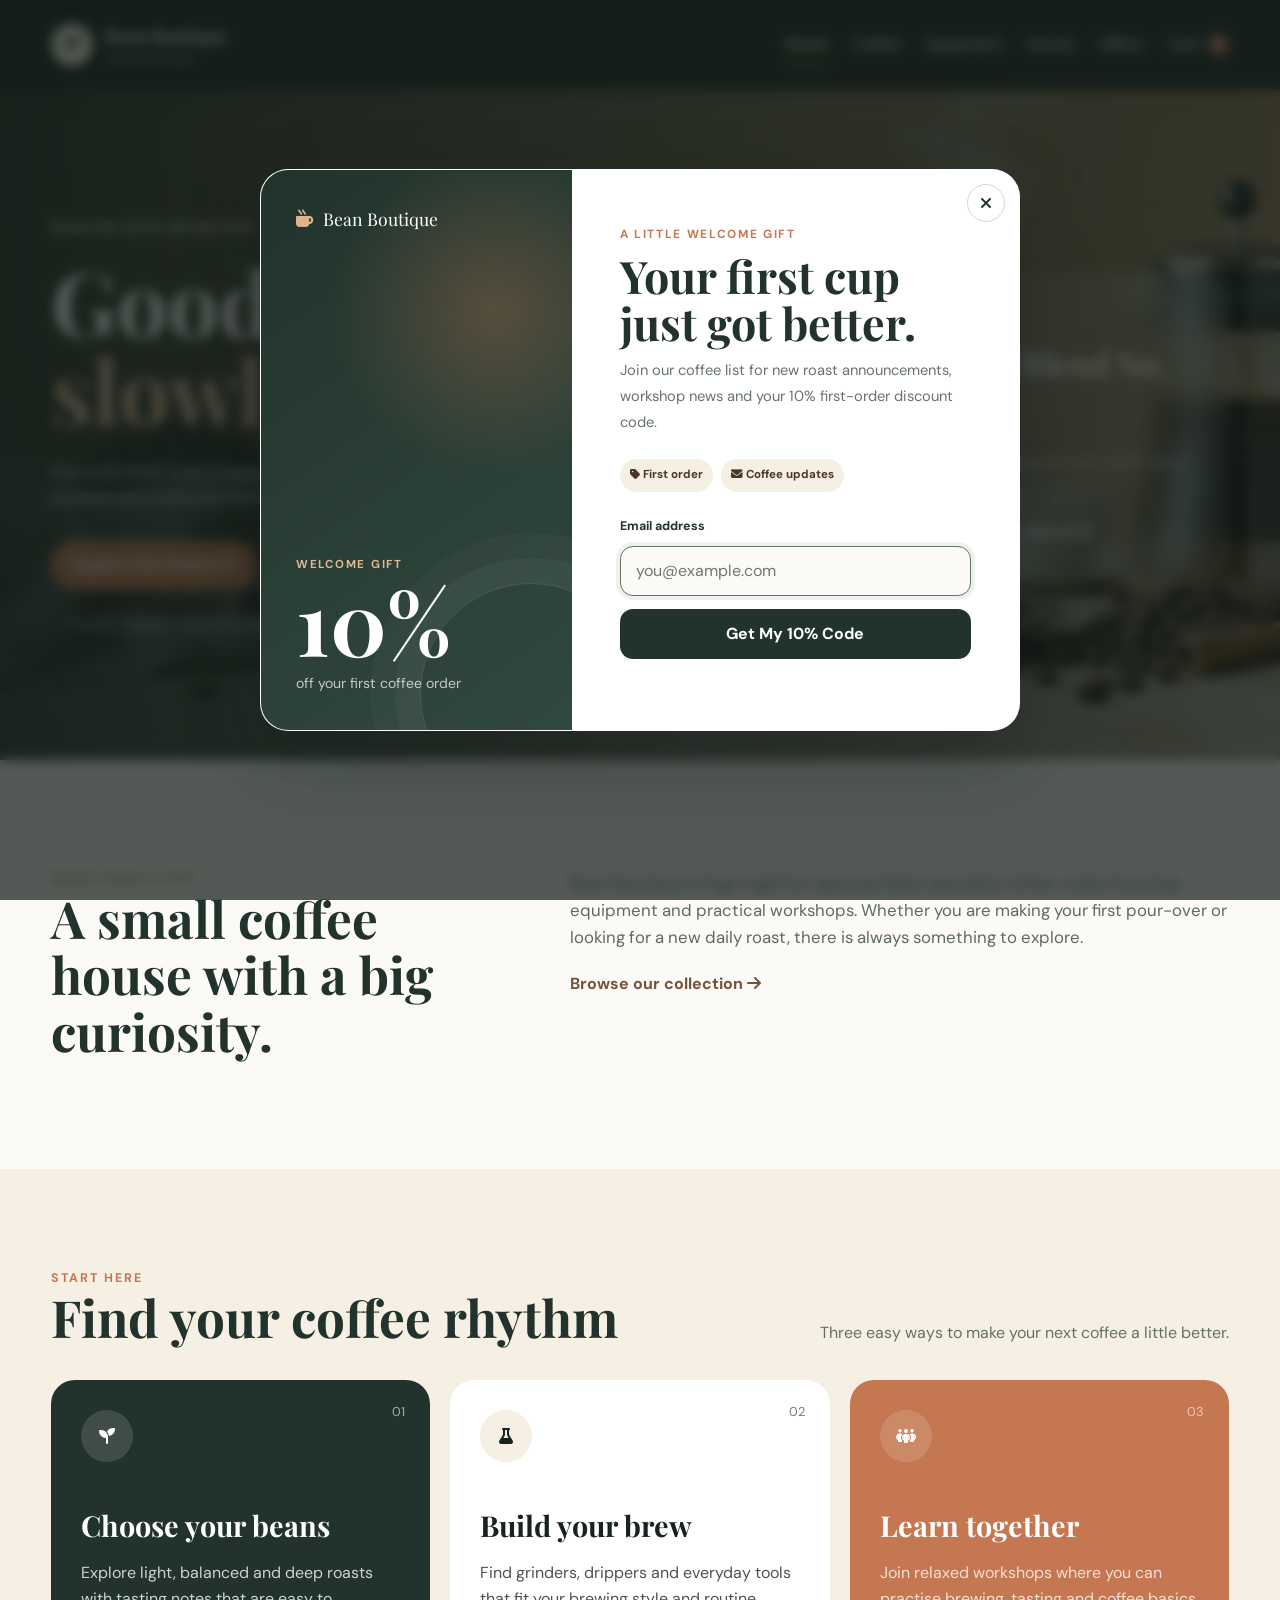
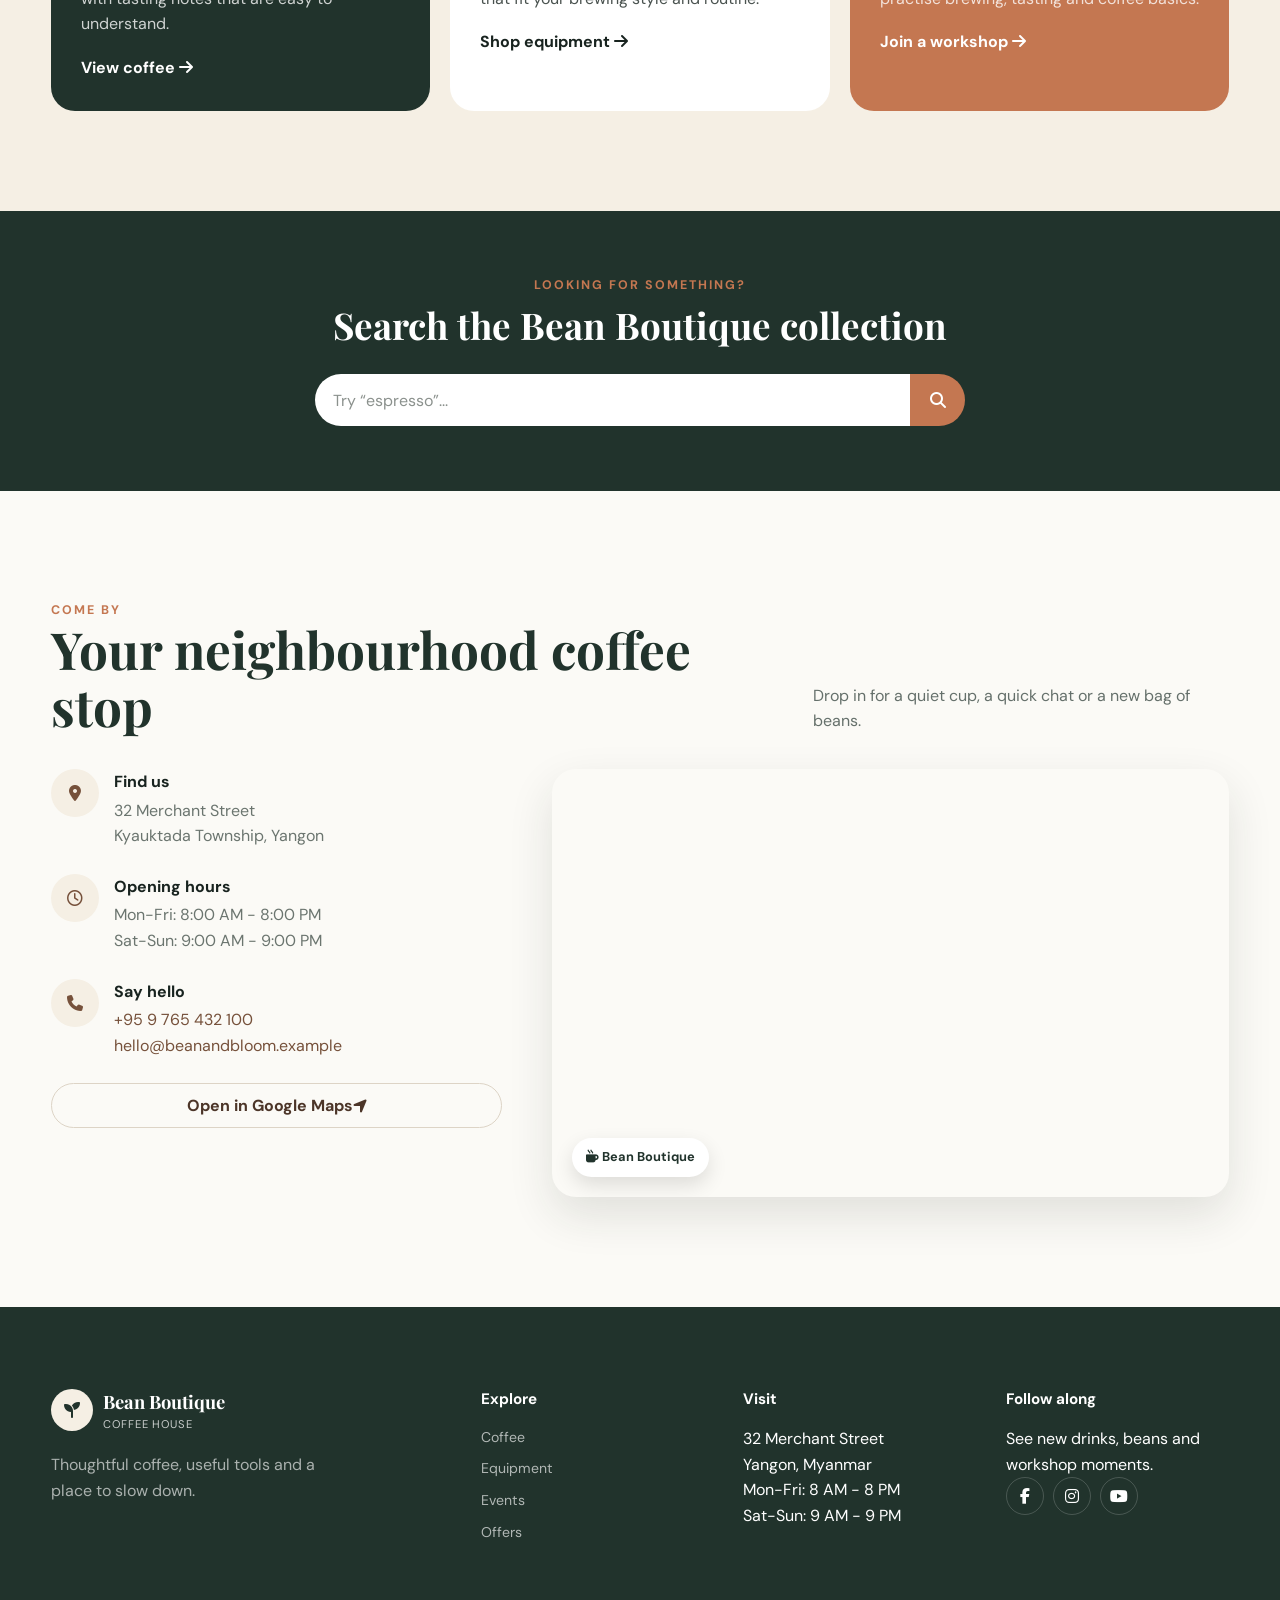
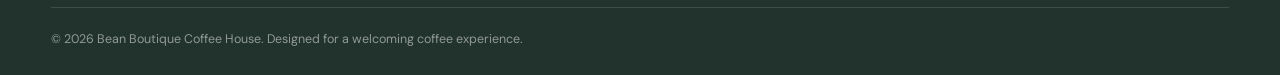
<file: index.html>
<!doctype html>
<html lang="en">
  <head>
    <meta charset="UTF-8" >
    <meta name="viewport" content="width=device-width, initial-scale=1.0" >

    <title>Bean Boutique | Coffee House</title>

    <!-- Google Fonts -->
    <link
      href="https://fonts.googleapis.com/css2?family=DM+Sans:wght@400;500;600;700&family=Playfair+Display:wght@600;700&display=swap"
      rel="stylesheet"
    >

    <!-- Font Awesome -->
    <link
      rel="stylesheet"
      href="https://cdnjs.cloudflare.com/ajax/libs/font-awesome/6.7.2/css/all.min.css"
    >

    <!-- Main CSS -->
    <link rel="stylesheet" href="CSS/style.css">
  </head>

  <body>
    <!-- First-visit newsletter offer -->
    <div class="modal" id="discountModal" aria-hidden="true">
      <div
        class="modal-content"
        role="dialog"
        aria-modal="true"
        aria-labelledby="offer-title"
      >
        <button
          class="close-btn"
          id="closeModal"
          type="button"
          aria-label="Close discount window"
        >
          <i class="fa-solid fa-xmark" aria-hidden="true"></i>
        </button>

        <div class="modal-visual" aria-hidden="true">
          <div class="modal-brand">
            <i class="fa-solid fa-mug-hot"></i>
            <span>Bean Boutique</span>
          </div>

          <div class="modal-offer">
            <small>Welcome gift</small>
            <strong>10%</strong>
            <span>off your first coffee order</span>
          </div>
        </div>

        <div class="modal-form-panel">
          <p class="modal-kicker">A little welcome gift</p>

          <h2 id="offer-title">Your first cup just got better.</h2>

          <p class="modal-text">
            Join our coffee list for new roast announcements, workshop news and
            your 10% first-order discount code.
          </p>

          <div class="modal-benefits" aria-hidden="true">
            <span>
              <i class="fa-solid fa-tag"></i>
              First order
            </span>

            <span>
              <i class="fa-solid fa-envelope"></i>
              Coffee updates
            </span>
          </div>

          <form id="discount-form" novalidate>
            <label for="discount-email"> Email address </label>

            <input
              type="email"
              id="discount-email"
              name="email"
              placeholder="you@example.com"
              autocomplete="email"
              required
            >

            <button class="signup-btn" type="submit">Get My 10% Code</button>

            <p class="form-message" id="form-message" aria-live="polite"></p>
          </form>
        </div>
      </div>
    </div>

    <!-- Header -->
    <header class="site-header">
      <nav class="nav-bar section-content" aria-label="Primary navigation">
        <a class="brand" href="./index.html" aria-label="Bean Boutique home">
          <span class="brand-mark" aria-hidden="true">
            <i class="fa-solid fa-seedling"></i>
          </span>

          <span>
            <strong>Bean Boutique</strong>
            <small>COFFEE HOUSE</small>
          </span>
        </a>

        <button
          class="menu-button"
          id="menu-open-button"
          type="button"
          aria-label="Open navigation menu"
          aria-expanded="false"
          aria-controls="primary-menu"
        >
          <i class="fa-solid fa-bars" aria-hidden="true"></i>
        </button>

        <div class="nav-menu" id="primary-menu">
          <button
            class="menu-button menu-close"
            id="menu-close-button"
            type="button"
            aria-label="Close navigation menu"
          >
            <i class="fa-solid fa-xmark" aria-hidden="true"></i>
          </button>

          <a class="nav-link" href="./index.html">Home</a>
          <a class="nav-link" href="./coffee.html">Coffee</a>
          <a class="nav-link" href="./equipment.html">Equipment</a>
          <a class="nav-link" href="./events.html">Events</a>
          <a class="nav-link" href="./offers.html">Offers</a>

          <a class="nav-link cart-link" href="./cart.html">
            Cart

            <span
              class="cart-count"
              id="cart-count"
              role="status"
              aria-live="polite"
              >0</span
            >
          </a>
        </div>
      </nav>
    </header>

    <main>
      <!-- Hero -->
      <section class="hero-section" aria-labelledby="hero-title">
        <div class="hero-background" aria-hidden="true">
          <div class="hero-slide slide-one active"></div>
          <div class="hero-slide slide-two"></div>
          <div class="hero-slide slide-three"></div>
        </div>

        <div class="hero-overlay" aria-hidden="true"></div>

        <div class="hero-content section-content">
          <div class="hero-copy">
            <p class="eyebrow">ROASTED WITH INTENTION</p>

            <h1 id="hero-title">Good coffee, <em>slowly enjoyed.</em></h1>

            <p class="hero-description">
              Discover small-batch beans, simple brewing tools and welcoming
              coffee experiences made for everyday moments.
            </p>

            <div class="hero-actions">
              <a class="primary-button" href="./coffee.html">
                Explore the Roasts

                <i class="fa-solid fa-arrow-right" aria-hidden="true"></i>
              </a>

              <a class="secondary-button" href="./events.html">
                See Workshops
              </a>
            </div>

            <div class="hero-note">
              <span class="note-line"></span>

              <span>
                Freshly roasted - Carefully selected - Community minded
              </span>
            </div>
          </div>

          <div class="hero-feature-card">
            <span class="feature-label"> THIS WEEK </span>

            <h2>House Blend No. 04</h2>

            <p>Chocolate, caramel and a soft citrus finish.</p>

            <a href="./coffee.html">
              Discover the blend

              <i
                class="fa-solid fa-arrow-up-right-from-square"
                aria-hidden="true"
              ></i>
            </a>
          </div>
        </div>

        <!-- Slideshow controls -->
        <div
          class="slider-controls"
          role="group"
          aria-label="Hero slideshow controls"
        >
          <button
            class="slider-arrow"
            id="prev-slide"
            type="button"
            aria-label="Previous slide"
          >
            <i class="fa-solid fa-arrow-left" aria-hidden="true"></i>
          </button>

          <div
            class="slide-dots"
            role="group"
            aria-label="Hero slideshow slides"
          >
            <button
              class="slide-dot active"
              type="button"
              data-slide="0"
              aria-label="Show slide 1"
            ></button>

            <button
              class="slide-dot"
              type="button"
              data-slide="1"
              aria-label="Show slide 2"
            ></button>

            <button
              class="slide-dot"
              type="button"
              data-slide="2"
              aria-label="Show slide 3"
            ></button>
          </div>

          <button
            class="slider-arrow"
            id="next-slide"
            type="button"
            aria-label="Next slide"
          >
            <i class="fa-solid fa-arrow-right" aria-hidden="true"></i>
          </button>
        </div>
      </section>

      <!-- Intro -->
      <section class="intro-section">
        <div class="section-content intro-grid">
          <div>
            <p class="section-kicker">MORE THAN A CUP</p>

            <h2 class="section-heading">
              A small coffee house with a big curiosity.
            </h2>
          </div>

          <div>
            <p class="intro-text">
              Bean Boutique brings together approachable specialty coffee,
              useful brewing equipment and practical workshops. Whether you are
              making your first pour-over or looking for a new daily roast,
              there is always something to explore.
            </p>

            <a class="text-link" href="./coffee.html">
              Browse our collection

              <i class="fa-solid fa-arrow-right" aria-hidden="true"></i>
            </a>
          </div>
        </div>
      </section>

      <!-- Featured areas -->
      <section class="discover-section" aria-labelledby="discover-title">
        <div class="section-content">
          <div class="section-heading-row">
            <div>
              <p class="section-kicker">START HERE</p>

              <h2 class="section-heading" id="discover-title">
                Find your coffee rhythm
              </h2>
            </div>

            <p class="section-side-text">
              Three easy ways to make your next coffee a little better.
            </p>
          </div>

          <div class="discover-grid">
            <article class="discover-card card-dark">
              <div class="card-number">01</div>

              <div class="card-icon">
                <i class="fa-solid fa-seedling" aria-hidden="true"></i>
              </div>

              <h3>Choose your beans</h3>

              <p>
                Explore light, balanced and deep roasts with tasting notes that
                are easy to understand.
              </p>

              <a href="./coffee.html" aria-label="Explore coffee beans">
                View coffee

                <i class="fa-solid fa-arrow-right" aria-hidden="true"></i>
              </a>
            </article>

            <article class="discover-card card-light">
              <div class="card-number">02</div>

              <div class="card-icon">
                <i class="fa-solid fa-flask" aria-hidden="true"></i>
              </div>

              <h3>Build your brew</h3>

              <p>
                Find grinders, drippers and everyday tools that fit your brewing
                style and routine.
              </p>

              <a href="./equipment.html" aria-label="Explore brewing equipment">
                Shop equipment

                <i class="fa-solid fa-arrow-right" aria-hidden="true"></i>
              </a>
            </article>

            <article class="discover-card card-accent">
              <div class="card-number">03</div>

              <div class="card-icon">
                <i class="fa-solid fa-people-group" aria-hidden="true"></i>
              </div>

              <h3>Learn together</h3>

              <p>
                Join relaxed workshops where you can practise brewing, tasting
                and coffee basics.
              </p>

              <a href="./events.html" aria-label="Explore coffee workshops">
                Join a workshop

                <i class="fa-solid fa-arrow-right" aria-hidden="true"></i>
              </a>
            </article>
          </div>
        </div>
      </section>

      <!-- Search -->
      <section class="search-strip" aria-labelledby="search-title">
        <div class="section-content search-strip-inner">
          <div>
            <p class="section-kicker">LOOKING FOR SOMETHING?</p>

            <h2 id="search-title">Search the Bean Boutique collection</h2>
          </div>

          <form
            class="site-search"
            id="site-search-form"
            action="./coffee.html"
          >
            <label class="sr-only" for="site-search">
              Search the coffee collection
            </label>

            <input
              id="site-search"
              name="search"
              type="search"
              placeholder='Try "Ethiopia" or "espresso"'
              autocomplete="off"
            >

            <button type="submit" aria-label="Search">
              <i class="fa-solid fa-magnifying-glass" aria-hidden="true"></i>
            </button>
          </form>
        </div>
      </section>

      <!-- Visit -->
      <section class="visit-section" aria-labelledby="visit-title">
        <div class="section-content">
          <div class="section-heading-row">
            <div>
              <p class="section-kicker">COME BY</p>

              <h2 class="section-heading" id="visit-title">
                Your neighbourhood coffee stop
              </h2>
            </div>

            <p class="section-side-text">
              Drop in for a quiet cup, a quick chat or a new bag of beans.
            </p>
          </div>

          <div class="visit-grid">
            <div class="visit-details">
              <div class="detail-item">
                <span class="detail-icon">
                  <i class="fa-solid fa-location-dot" aria-hidden="true"></i>
                </span>

                <div>
                  <h3>Find us</h3>

                  <p>
                    32 Merchant Street<br>
                    Kyauktada Township, Yangon
                  </p>
                </div>
              </div>

              <div class="detail-item">
                <span class="detail-icon">
                  <i class="fa-regular fa-clock" aria-hidden="true"></i>
                </span>

                <div>
                  <h3>Opening hours</h3>

                  <p>
                    Mon-Fri: 8:00 AM - 8:00 PM<br>
                    Sat-Sun: 9:00 AM - 9:00 PM
                  </p>
                </div>
              </div>

              <div class="detail-item">
                <span class="detail-icon">
                  <i class="fa-solid fa-phone" aria-hidden="true"></i>
                </span>

                <div>
                  <h3>Say hello</h3>

                  <p>
                    <a href="tel:+959765432100"> +95 9 765 432 100 </a>

                    <br>

                    <a href="mailto:hello@beanandbloom.example">
                      hello@beanandbloom.example
                    </a>
                  </p>
                </div>
              </div>

              <a
                class="outline-button"
                href="https://www.google.com/maps/search/?api=1&amp;query=Merchant+Street+Yangon"
                target="_blank"
                rel="noopener noreferrer"
              >
                Open in Google Maps

                <i class="fa-solid fa-location-arrow" aria-hidden="true"></i>
              </a>
            </div>

            <!-- Interactive map widget -->
            <div
              class="map-widget"
              role="region"
              aria-label="Interactive map showing Bean Boutique Coffee House"
            >
              <iframe
                title="Map showing Merchant Street in Yangon"
                src="https://www.google.com/maps?q=Merchant+Street,+Yangon&amp;output=embed"
                loading="lazy"
                referrerpolicy="no-referrer-when-downgrade"
              ></iframe>

              <div class="map-badge">
                <i class="fa-solid fa-mug-hot" aria-hidden="true"></i>

                Bean Boutique
              </div>
            </div>
          </div>
        </div>
      </section>
    </main>

    <!-- Footer -->
    <footer class="site-footer">
      <div class="section-content footer-grid">
        <div class="footer-brand">
          <a class="brand footer-brand-link" href="./index.html">
            <span class="brand-mark" aria-hidden="true">
              <i class="fa-solid fa-seedling"></i>
            </span>

            <span>
              <strong>Bean Boutique</strong>
              <small>COFFEE HOUSE</small>
            </span>
          </a>

          <p>Thoughtful coffee, useful tools and a place to slow down.</p>
        </div>

        <div class="footer-column">
          <h3>Explore</h3>

          <a href="./coffee.html"> Coffee </a>

          <a href="./equipment.html"> Equipment </a>

          <a href="./events.html"> Events </a>

          <a href="./offers.html"> Offers </a>
        </div>

        <div class="footer-column">
          <h3>Visit</h3>

          <p>
            32 Merchant Street<br>
            Yangon, Myanmar
          </p>

          <p>
            Mon-Fri: 8 AM - 8 PM<br>
            Sat-Sun: 9 AM - 9 PM
          </p>
        </div>

        <div class="footer-column">
          <h3>Follow along</h3>

          <p>See new drinks, beans and workshop moments.</p>

          <div
            class="social-icons"
            role="group"
            aria-label="Social media links"
          >
            <a
              class="social-link"
              href="https://www.facebook.com/"
              target="_blank"
              rel="noopener noreferrer"
              aria-label="Facebook"
            >
              <i class="fa-brands fa-facebook-f" aria-hidden="true"></i>
            </a>

            <a
              class="social-link"
              href="https://www.instagram.com/"
              target="_blank"
              rel="noopener noreferrer"
              aria-label="Instagram"
            >
              <i class="fa-brands fa-instagram" aria-hidden="true"></i>
            </a>

            <a
              class="social-link"
              href="https://www.youtube.com/"
              target="_blank"
              rel="noopener noreferrer"
              aria-label="YouTube"
            >
              <i class="fa-brands fa-youtube" aria-hidden="true"></i>
            </a>
          </div>
        </div>
      </div>

      <div class="footer-bottom section-content">
        <p>
          &copy; 2026 Bean Boutique Coffee House. Designed for a welcoming
          coffee experience.
        </p>
      </div>
    </footer>

    <script src="JS/script.js" defer></script>
  </body>
</html>
</file>
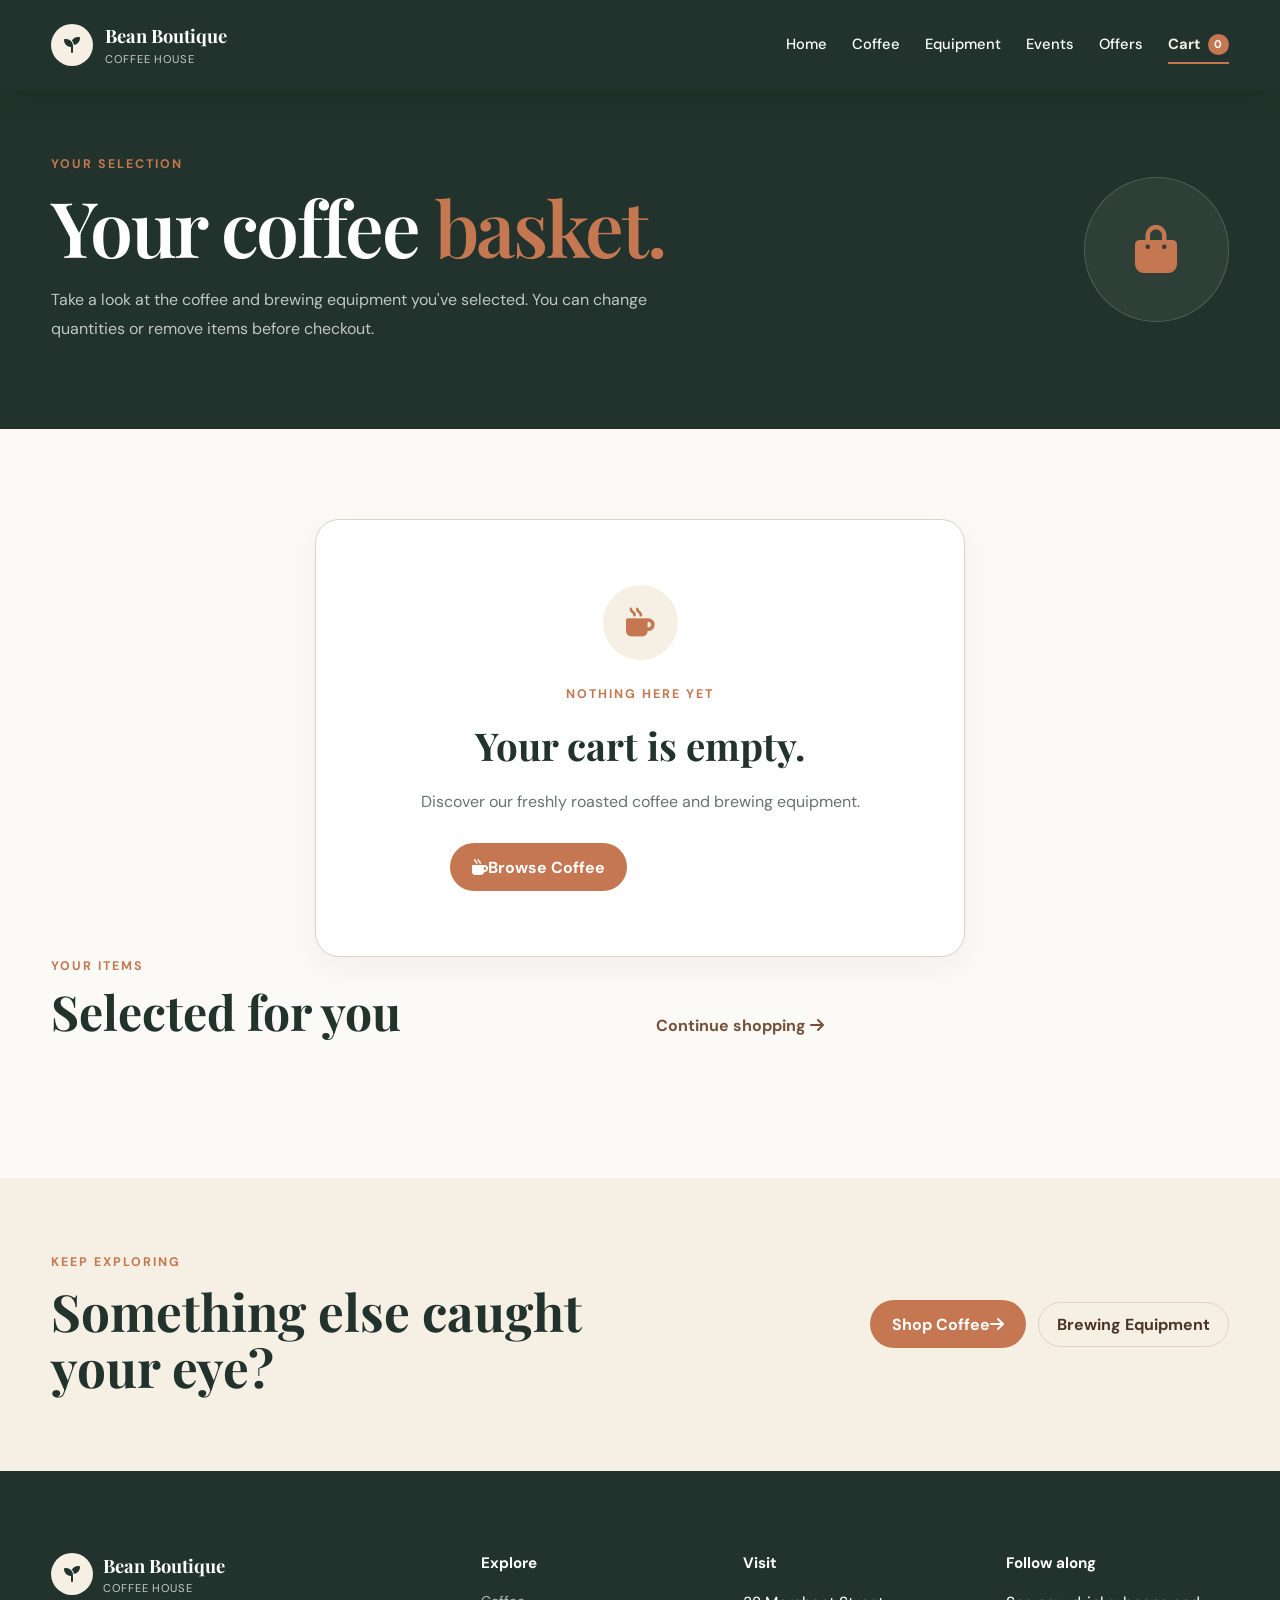
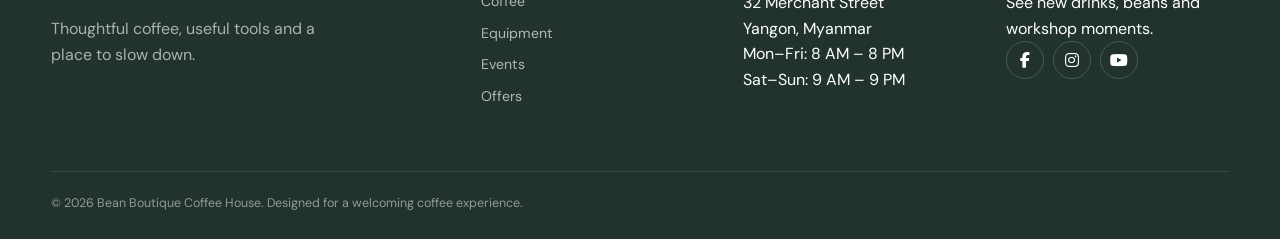
<file: cart.html>
<!doctype html>
<html lang="en">
  <head>
    <meta charset="UTF-8">
    <meta name="viewport" content="width=device-width, initial-scale=1.0">

    <title>Your Cart | Bean Boutique</title>

    <meta
      name="description"
      content="Review your selected coffee and brewing equipment at Bean Boutique."
    >

    <!-- Google Fonts -->
    <link rel="preconnect" href="https://fonts.googleapis.com">
    <link rel="preconnect" href="https://fonts.gstatic.com" crossorigin>

    <link
      href="https://fonts.googleapis.com/css2?family=DM+Sans:wght@400;500;600;700&family=Playfair+Display:wght@500;600;700&display=swap"
      rel="stylesheet"
    >

    <!-- Font Awesome -->
    <link
      rel="stylesheet"
      href="https://cdnjs.cloudflare.com/ajax/libs/font-awesome/6.5.2/css/all.min.css"
    >

    <!-- Main CSS -->
    <link rel="stylesheet" href="./CSS/style.css">
  </head>

  <body class="cart-page">
    <!-- =========================
         HEADER
    ========================== -->
    <header class="site-header">
      <nav class="nav-bar section-content" aria-label="Primary navigation">
        <a class="brand" href="./index.html" aria-label="Bean and Bloom home">
          <span class="brand-mark" aria-hidden="true">
            <i class="fa-solid fa-seedling"></i>
          </span>
          <span>
            <strong>Bean Boutique</strong>
            <small>COFFEE HOUSE</small>
          </span>
        </a>

        <button
          class="menu-button"
          id="menu-open-button"
          type="button"
          aria-label="Open navigation menu"
          aria-expanded="false"
          aria-controls="primary-menu"
        >
          <i class="fa-solid fa-bars" aria-hidden="true"></i>
        </button>

        <div class="nav-menu" id="primary-menu">
          <button
            class="menu-button menu-close"
            id="menu-close-button"
            type="button"
            aria-label="Close navigation menu"
          >
            <i class="fa-solid fa-xmark" aria-hidden="true"></i>
          </button>

          <a class="nav-link" href="./index.html">Home</a>
          <a class="nav-link" href="./coffee.html">Coffee</a>
          <a class="nav-link" href="./equipment.html">Equipment</a>
          <a class="nav-link" href="./events.html">Events</a>
          <a class="nav-link" href="./offers.html">Offers</a>
          <a class="nav-link cart-link" href="./cart.html">
            Cart
            <span
  class="cart-count"
  id="cart-count"
>0</span>
          </a>
        </div>
      </nav>
    </header>

    <!-- =========================
         CART HERO
    ========================== -->
    <main>
      <section class="cart-hero">
        <div class="section-content cart-hero-content">
          <div>
            <p class="section-kicker">YOUR SELECTION</p>

            <h1>
              Your coffee
              <em>basket.</em>
            </h1>

            <p>
              Take a look at the coffee and brewing equipment you've selected.
              You can change quantities or remove items before checkout.
            </p>
          </div>

          <div class="cart-hero-icon" aria-hidden="true">
            <i class="fa-solid fa-bag-shopping"></i>
          </div>
        </div>
      </section>

      <!-- =========================
             CART CONTENT
        ========================== -->
      <section class="cart-section">
        <div class="section-content">
          <!-- Empty Cart -->
          <div id="cart-empty" class="cart-empty">
            <div class="cart-empty-icon">
              <i class="fa-solid fa-mug-hot"></i>
            </div>

            <p class="section-kicker">NOTHING HERE YET</p>

            <h2>Your cart is empty.</h2>

            <p>Discover our freshly roasted coffee and brewing equipment.</p>

            <div class="cart-empty-actions">
              <a href="coffee.html" class="primary-button">
                <i class="fa-solid fa-mug-hot"></i>
                Browse Coffee
              </a>

              <a href="equipment.html" class="secondary-button">
                <i class="fa-solid fa-kitchen-set"></i>
                View Equipment
              </a>
            </div>
          </div>

          <!-- Cart Layout -->
          <div class="cart-layout">
            <!-- Cart Items -->
            <div class="cart-main">
              <div class="cart-heading">
                <div>
                  <p class="section-kicker">YOUR ITEMS</p>

                  <h2>Selected for you</h2>
                </div>

                <a href="coffee.html" class="text-link">
                  Continue shopping
                  <i class="fa-solid fa-arrow-right"></i>
                </a>
              </div>

              <!--
                            cart.js will insert products here
                        -->
              <div id="cart-items"></div>
            </div>

            <!-- =========================
                         SUMMARY
                    ========================== -->
            <aside id="cart-summary" class="cart-summary">
              <div class="summary-top">
                <p class="section-kicker">ORDER SUMMARY</p>

                <h2>Your order</h2>
              </div>

              <div class="summary-row">
                <span> Subtotal </span>

                <strong id="cart-subtotal"> $0.00 </strong>
              </div>

              <div class="summary-row">
                <span> Delivery </span>

                <span class="summary-note"> Calculated at checkout </span>
              </div>

              <div class="summary-divider"></div>

              <div class="summary-row summary-total">
                <span> Total </span>

                <strong id="cart-total"> $0.00 </strong>
              </div>

              <button
                type="button"
                class="checkout-button"
                id="checkout-button"
              >
                <span> Proceed to Checkout </span>

                <i class="fa-solid fa-arrow-right"></i>
              </button>

              <p class="checkout-note">
                <i class="fa-solid fa-lock"></i>
                Secure checkout experience
              </p>
            </aside>
          </div>
        </div>
      </section>

      <!-- =========================
             SHOPPING CTA
        ========================== -->
      <section class="cart-cta">
        <div class="section-content cart-cta-inner">
          <div>
            <p class="section-kicker">KEEP EXPLORING</p>

            <h2>Something else caught your eye?</h2>
          </div>

          <div class="cart-cta-buttons">
            <a href="coffee.html" class="primary-button">
              Shop Coffee
              <i class="fa-solid fa-arrow-right"></i>
            </a>

            <a href="equipment.html" class="outline-button">
              Brewing Equipment
            </a>
          </div>
        </div>
      </section>
    </main>

    <!-- =========================
         FOOTER
    ========================== -->

    <div class="checkout-modal" id="checkout-modal" aria-hidden="true">
      <div class="checkout-modal-card" role="dialog" aria-modal="true" aria-labelledby="checkout-title">
        <div class="checkout-success-icon"><i class="fa-solid fa-check"></i></div>
        <h2 id="checkout-title">Order Confirmed!</h2>
        <p>Thank you for your purchase.<br>Your order has been successfully placed.</p>
        <button type="button" id="checkout-ok" class="checkout-ok">OK</button>
      </div>
    </div>

    <footer class="site-footer">
      <div class="section-content footer-grid">
        <div class="footer-brand">
          <a class="brand footer-brand-link" href="./index.html">
            <span class="brand-mark" aria-hidden="true"
              ><i class="fa-solid fa-seedling"></i
            ></span>
            <span>
              <strong>Bean Boutique</strong>
              <small>COFFEE HOUSE</small>
            </span>
          </a>
          <p>Thoughtful coffee, useful tools and a place to slow down.</p>
        </div>

        <div class="footer-column">
          <h3>Explore</h3>
          <a href="./coffee.html">Coffee</a>
          <a href="./equipment.html">Equipment</a>
          <a href="./events.html">Events</a>
          <a href="./offers.html">Offers</a>
        </div>

        <div class="footer-column">
          <h3>Visit</h3>
          <p>32 Merchant Street<br>Yangon, Myanmar</p>
          <p>Mon–Fri: 8 AM – 8 PM<br>Sat–Sun: 9 AM – 9 PM</p>
        </div>

        <div class="footer-column">
          <h3>Follow along</h3>
          <p>See new drinks, beans and workshop moments.</p>
<div class="social-icons">            <a
              class="social-link"
              href="https://www.facebook.com/"
              target="_blank"
              rel="noopener noreferrer"
              aria-label="Facebook"
            >
              <i class="fa-brands fa-facebook-f" aria-hidden="true"></i>
            </a>
            <a
              class="social-link"
              href="https://www.instagram.com/"
              target="_blank"
              rel="noopener noreferrer"
              aria-label="Instagram"
            >
              <i class="fa-brands fa-instagram" aria-hidden="true"></i>
            </a>
            <a
              class="social-link"
              href="https://www.youtube.com/"
              target="_blank"
              rel="noopener noreferrer"
              aria-label="YouTube"
            >
              <i class="fa-brands fa-youtube" aria-hidden="true"></i>
            </a>
          </div>
        </div>
      </div>

      <div class="footer-bottom section-content">
        <p>
          &copy; 2026 Bean Boutique Coffee House. Designed for a welcoming
          coffee experience.
        </p>
      </div>
    </footer>

    <!-- =========================
         JAVASCRIPT
    ========================== -->

    <!-- Common JS -->
    <script src="./JS/script.js" defer></script>

    <!-- Cart JS -->
    <script src="./JS/cart.js" defer></script>
  </body>
</html>
</file>
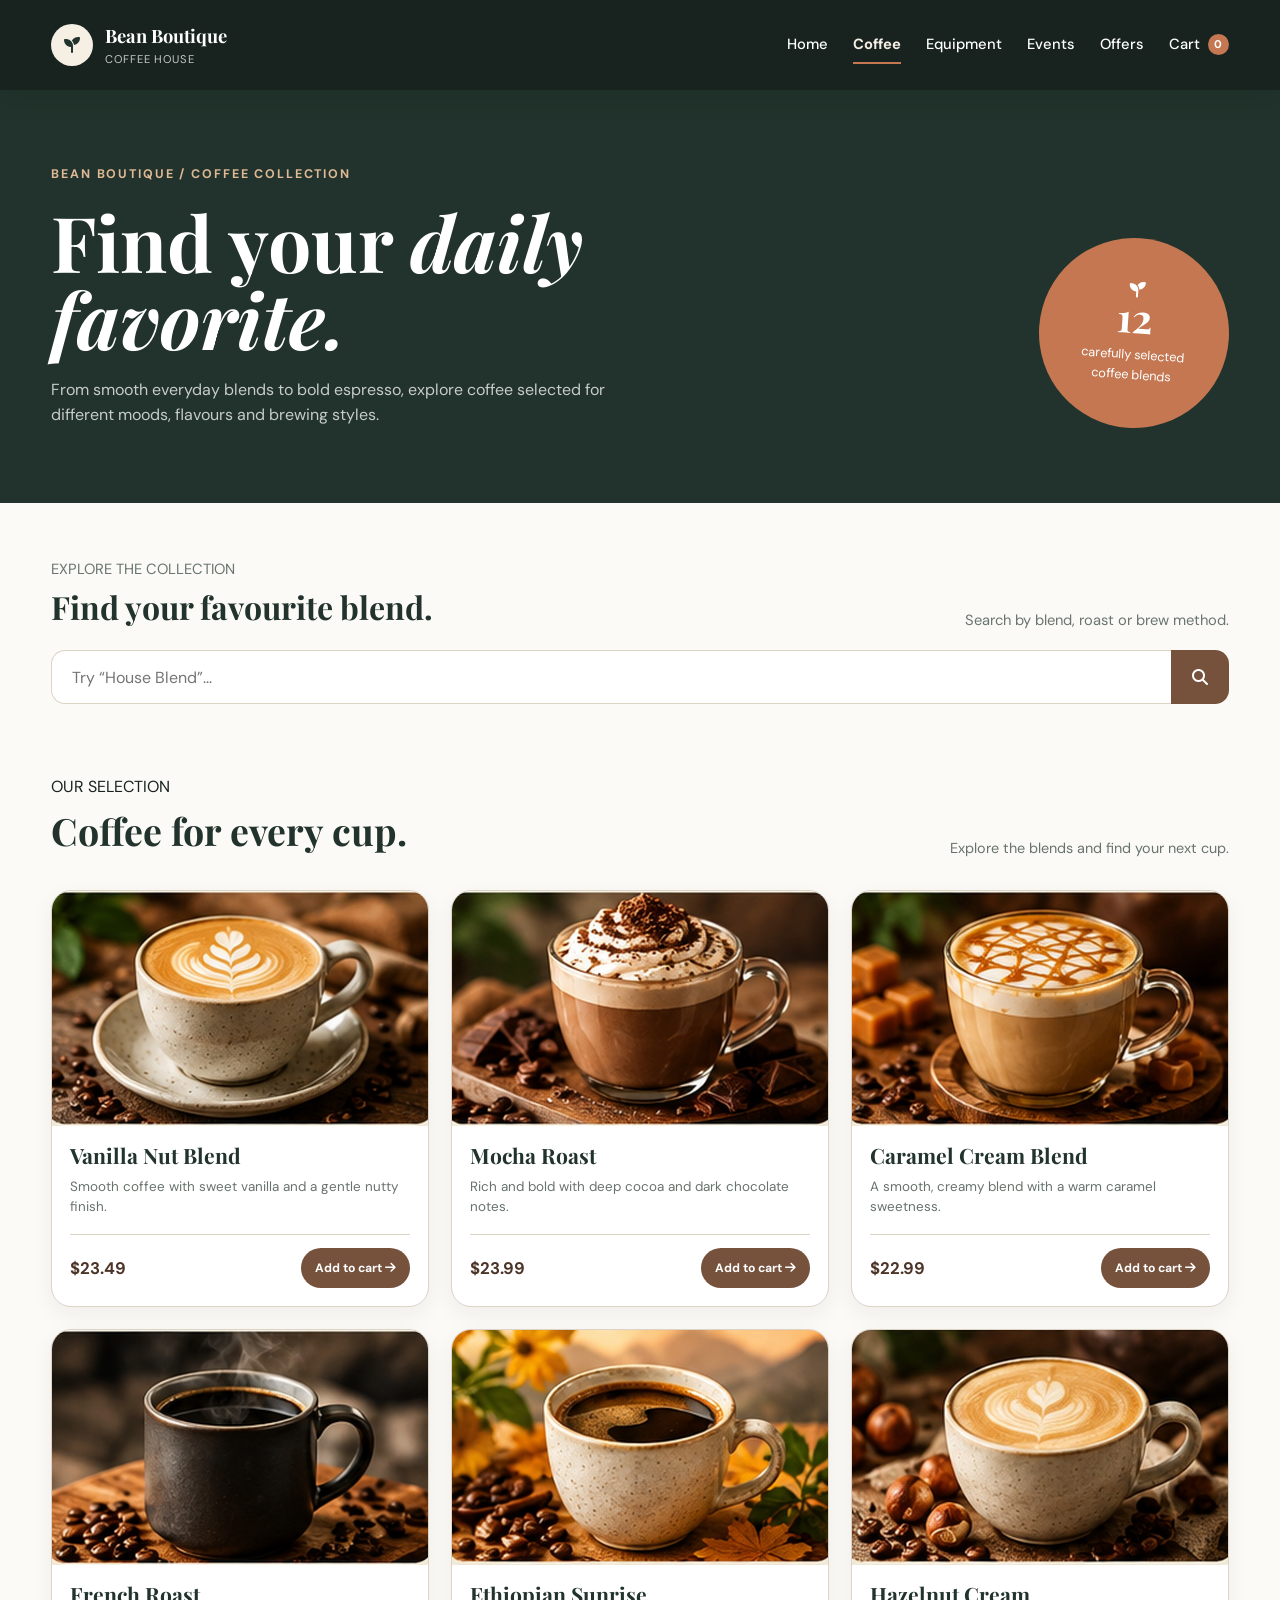
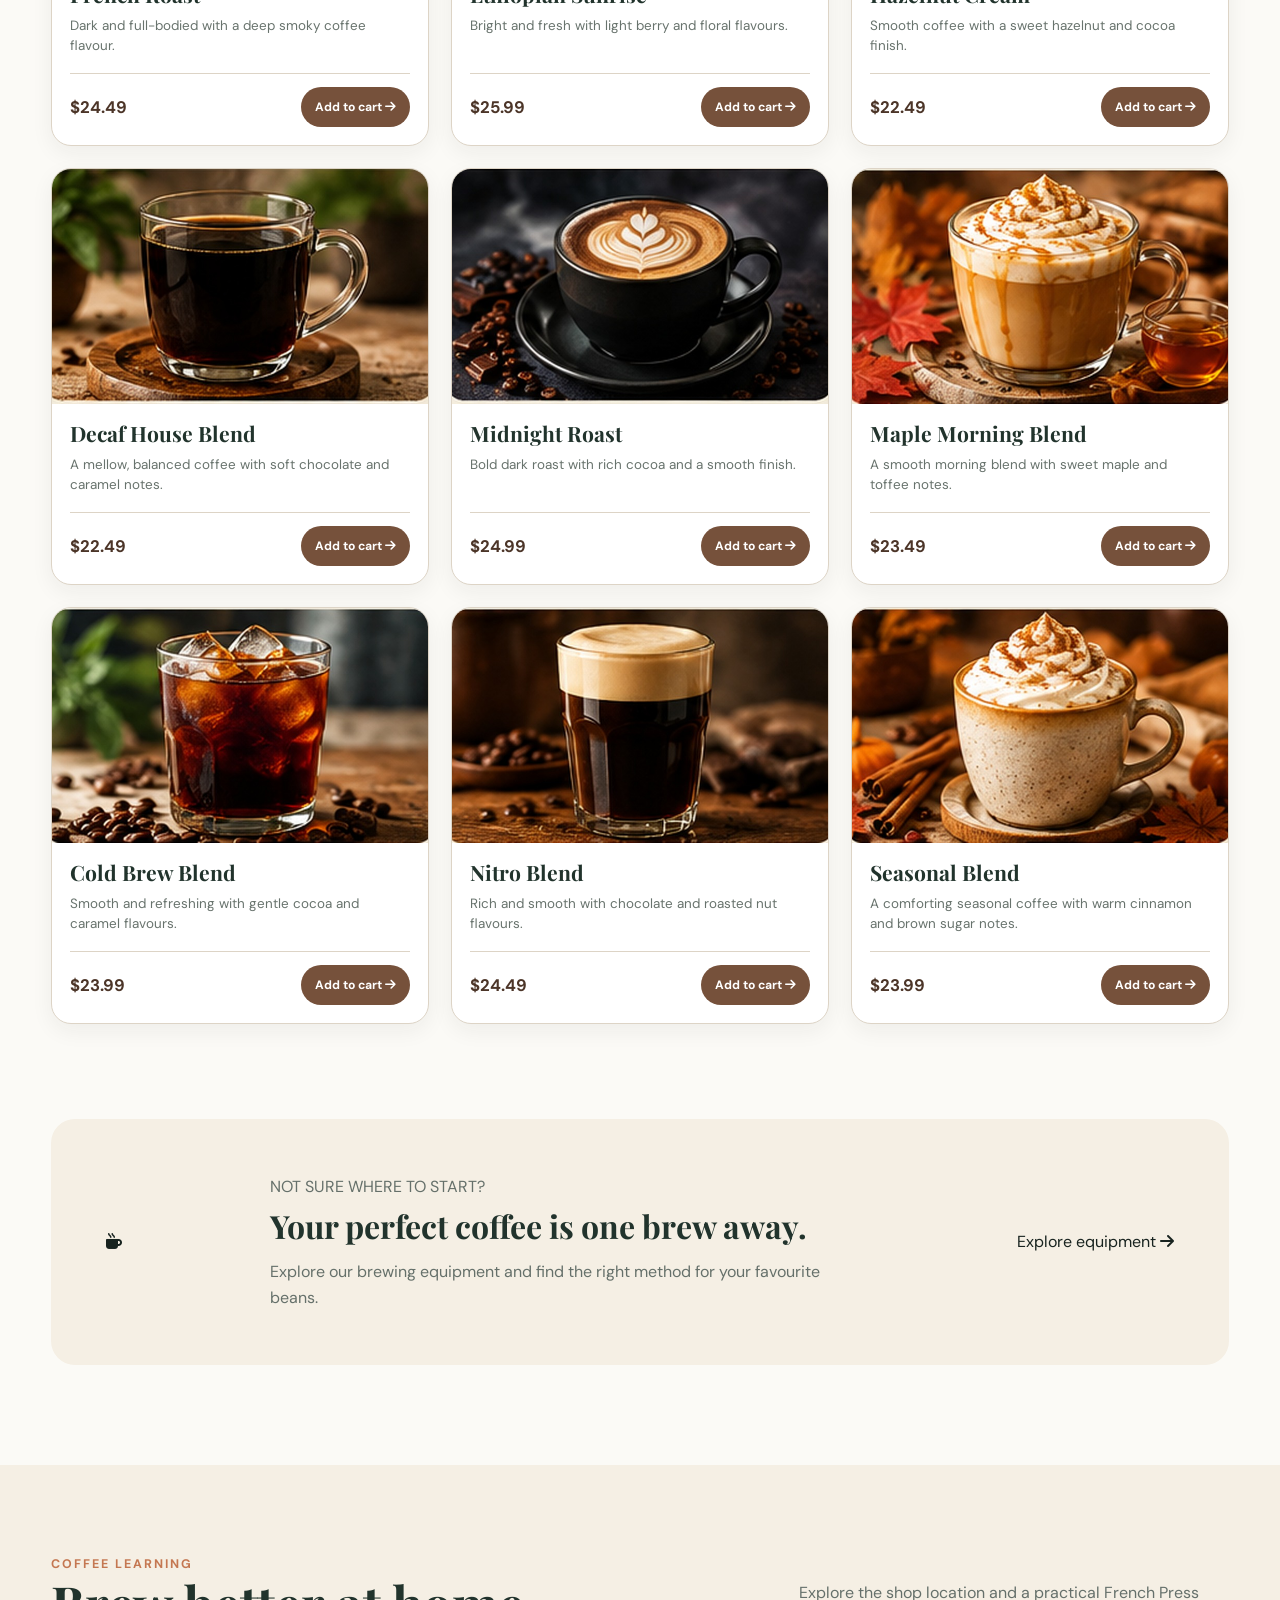
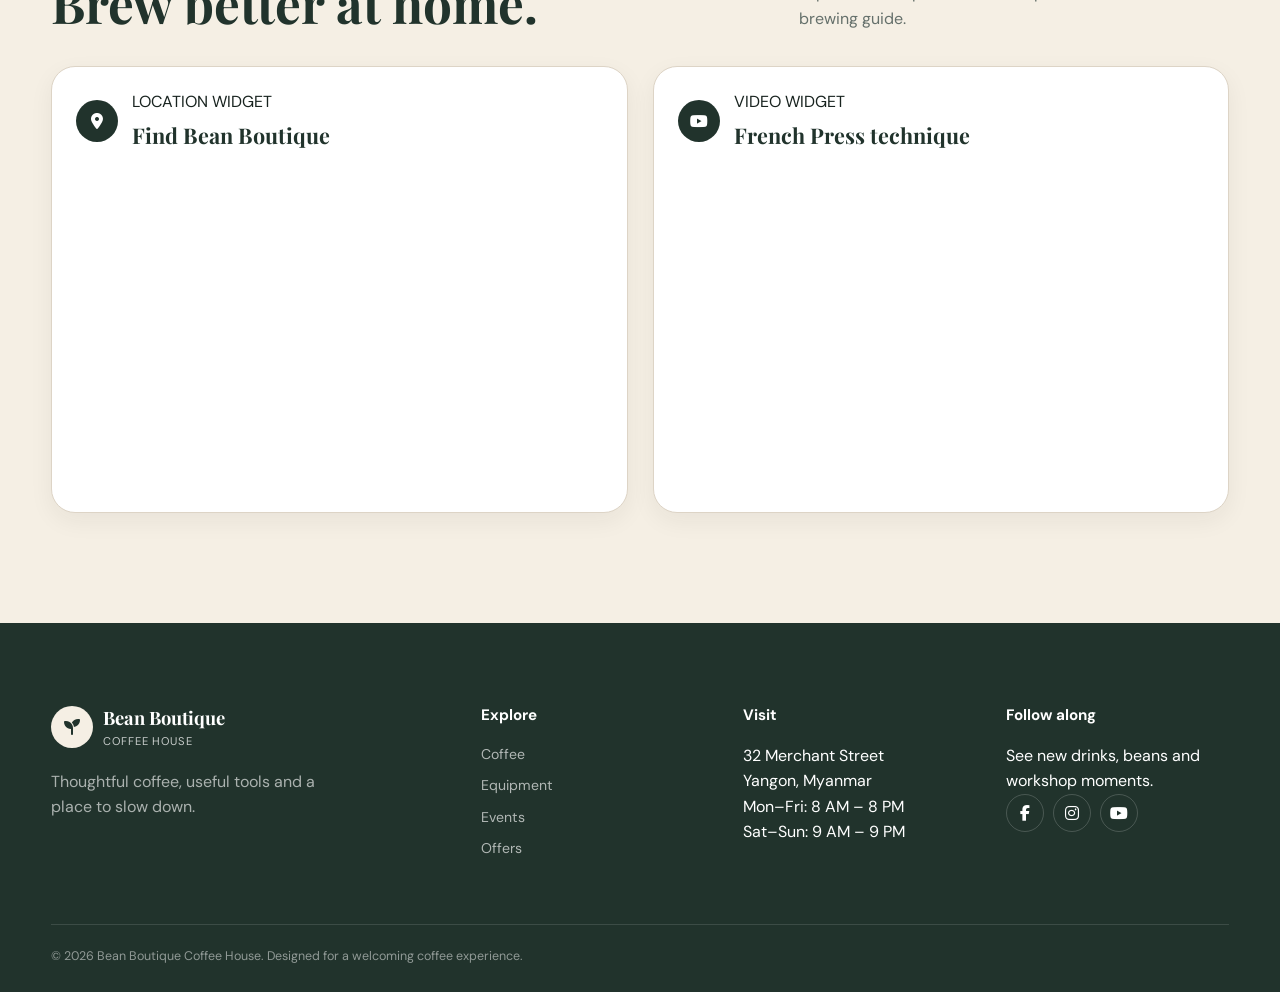
<file: coffee.html>
<!DOCTYPE html>

<html lang="en">
<head>
<meta charset="utf-8">
<meta content="width=device-width, initial-scale=1.0" name="viewport">
<meta content="Explore Bean Boutique's coffee selection with simple descriptions and easy online ordering." name="description">
<title>Coffee Collection | Bean Boutique</title>
<!-- Google Fonts -->
<link href="https://fonts.googleapis.com" rel="preconnect">
<link crossorigin="" href="https://fonts.gstatic.com" rel="preconnect">
<link href="https://fonts.googleapis.com/css2?family=DM+Sans:wght@400;500;600;700&amp;family=Playfair+Display:wght@600;700&amp;display=swap" rel="stylesheet">
<!-- Font Awesome -->
<link href="https://cdnjs.cloudflare.com/ajax/libs/font-awesome/6.7.2/css/all.min.css" rel="stylesheet">
<!-- Website CSS -->
<link href="./CSS/style.css" rel="stylesheet">
</head>
<body>
<!-- ================= HEADER ================= -->
<header class="site-header">
<nav aria-label="Primary navigation" class="nav-bar section-content">
<a aria-label="Bean and Bloom home" class="brand" href="./index.html">
<span aria-hidden="true" class="brand-mark">
<i class="fa-solid fa-seedling"></i>
</span>
<span>
<strong>Bean Boutique</strong>
<small>COFFEE HOUSE</small>
</span>
</a>
<button aria-controls="primary-menu" aria-expanded="false" aria-label="Open navigation menu" class="menu-button" id="menu-open-button" type="button">
<i aria-hidden="true" class="fa-solid fa-bars"></i>
</button>
<div class="nav-menu" id="primary-menu">
<button aria-label="Close navigation menu" class="menu-button menu-close" id="menu-close-button" type="button">
<i aria-hidden="true" class="fa-solid fa-xmark"></i>
</button>
<a class="nav-link" href="./index.html">Home</a>
<a class="nav-link" href="./coffee.html">Coffee</a>
<a class="nav-link" href="./equipment.html">Equipment</a>
<a class="nav-link" href="./events.html">Events</a>
<a class="nav-link" href="./offers.html">Offers</a>
<a class="nav-link cart-link" href="./cart.html">
            Cart
<span class="cart-count" id="cart-count" role="status" aria-live="polite">0</span>
</a>
</div>
</nav>
</header>
<!-- ================= MAIN ================= -->
<main>
<!-- ================= COFFEE INTRO ================= -->
<section class="coffee-intro">
<div class="coffee-intro-content">
<div>
<p class="eyebrow">Bean Boutique / COFFEE COLLECTION</p>
<h1>
              Find your
              <em>daily favorite.</em>
</h1>
<p class="intro-text">
              From smooth everyday blends to bold espresso, explore coffee
              selected for different moods, flavours and brewing styles.
            </p>
</div>
<div class="coffee-intro-badge">
<i class="fa-solid fa-seedling"></i>
<strong>12</strong>
<span> carefully selected coffee blends </span>
</div>
</div>
</section>
<!-- ================= SEARCH / FILTER ================= -->
<section class="coffee-tools">
<div class="coffee-tools-heading">
<div>
<p class="small-label">EXPLORE THE COLLECTION</p>
<h2>
              Find your
              <span>favourite blend.</span>
</h2>
</div>
<p>
            Search by blend, roast or brew method.
          </p>
</div>
<form class="coffee-search" id="coffee-search-form">
<label class="sr-only" for="search-input"> Search coffee </label>
<input autocomplete="off" id="search-input" placeholder="Search coffee..." type="search">
<button aria-label="Search coffee" id="search-btn" type="submit">
<i class="fa-solid fa-magnifying-glass"></i>
</button>
</form>
</section>
<!-- ================= COFFEE COLLECTION ================= -->
<section aria-labelledby="collection-title" class="coffee-collection">
<div class="collection-heading">
<div>
<p class="small-label">OUR SELECTION</p>
<h2 id="collection-title">Coffee for every cup.</h2>
</div>
<p class="collection-description">
            Explore the blends and find your next cup.
          </p>
</div>
<!-- Product Grid -->
<div class="coffee-grid" id="coffee-grid">
<!-- ================= VANILLA NUT BLEND ================= -->
<article class="coffee-card" data-name="Vanilla Nut Blend" data-price="23.49">
<div class="coffee-image-wrap">
<img alt="Vanilla Nut Blend coffee drink" loading="lazy" src="./Images/coffee-cups/vanilla-nut-blend.jpg">

</div>
<div class="coffee-card-content">
<h3>Vanilla Nut Blend</h3><p class="coffee-description">Smooth coffee with sweet vanilla and a gentle nutty finish.</p>


<div class="coffee-bottom">
<span class="price"> $23.49 </span>
<button aria-label="Add Vanilla Nut Blend to cart" class="add-to-cart" type="button">
                  Add to cart
                  <i class="fa-solid fa-arrow-right"></i>
</button>
</div>
</div>
</article>
<!-- ================= MOCHA ROAST ================= -->
<article class="coffee-card" data-name="Mocha Roast" data-price="23.99">
<div class="coffee-image-wrap">
<img alt="Mocha Roast coffee drink" loading="lazy" src="./Images/coffee-cups/mocha-roast.jpg">

</div>
<div class="coffee-card-content">
<h3>Mocha Roast</h3><p class="coffee-description">Rich and bold with deep cocoa and dark chocolate notes.</p>


<div class="coffee-bottom">
<span class="price"> $23.99 </span>
<button aria-label="Add Mocha Roast to cart" class="add-to-cart" type="button">
                  Add to cart
                  <i class="fa-solid fa-arrow-right"></i>
</button>
</div>
</div>
</article>
<!-- ================= CARAMEL CREAM BLEND ================= -->
<article class="coffee-card" data-name="Caramel Cream Blend" data-price="22.99">
<div class="coffee-image-wrap">
<img alt="Caramel Cream Blend coffee drink" loading="lazy" src="./Images/coffee-cups/caramel-cream-blend.jpg">

</div>
<div class="coffee-card-content">
<h3>Caramel Cream Blend</h3><p class="coffee-description">A smooth, creamy blend with a warm caramel sweetness.</p>


<div class="coffee-bottom">
<span class="price"> $22.99 </span>
<button aria-label="Add Caramel Cream Blend to cart" class="add-to-cart" type="button">
                  Add to cart
                  <i class="fa-solid fa-arrow-right"></i>
</button>
</div>
</div>
</article>
<!-- ================= FRENCH ROAST ================= -->
<article class="coffee-card" data-name="French Roast" data-price="24.49">
<div class="coffee-image-wrap">
<img alt="French Roast coffee drink" loading="lazy" src="./Images/coffee-cups/french-roast.jpg">

</div>
<div class="coffee-card-content">
<h3>French Roast</h3><p class="coffee-description">Dark and full-bodied with a deep smoky coffee flavour.</p>


<div class="coffee-bottom">
<span class="price"> $24.49 </span>
<button aria-label="Add French Roast to cart" class="add-to-cart" type="button">
                  Add to cart
                  <i class="fa-solid fa-arrow-right"></i>
</button>
</div>
</div>
</article>
<!-- ================= ETHIOPIAN SUNRISE ================= -->
<article class="coffee-card" data-name="Ethiopian Sunrise" data-price="25.99">
<div class="coffee-image-wrap">
<img alt="Ethiopian Sunrise coffee drink" loading="lazy" src="./Images/coffee-cups/ethiopian-sunrise.jpg">

</div>
<div class="coffee-card-content">
<h3>Ethiopian Sunrise</h3><p class="coffee-description">Bright and fresh with light berry and floral flavours.</p>


<div class="coffee-bottom">
<span class="price"> $25.99 </span>
<button aria-label="Add Ethiopian Sunrise to cart" class="add-to-cart" type="button">
                  Add to cart
                  <i class="fa-solid fa-arrow-right"></i>
</button>
</div>
</div>
</article>
<!-- ================= HAZELNUT CREAM ================= -->
<article class="coffee-card" data-name="Hazelnut Cream" data-price="22.49">
<div class="coffee-image-wrap">
<img alt="Hazelnut Cream coffee drink" loading="lazy" src="./Images/coffee-cups/hazelnut-cream.jpg">

</div>
<div class="coffee-card-content">
<h3>Hazelnut Cream</h3><p class="coffee-description">Smooth coffee with a sweet hazelnut and cocoa finish.</p>


<div class="coffee-bottom">
<span class="price"> $22.49 </span>
<button aria-label="Add Hazelnut Cream to cart" class="add-to-cart" type="button">
                  Add to cart
                  <i class="fa-solid fa-arrow-right"></i>
</button>
</div>
</div>
</article>
<!-- ================= DECAF HOUSE BLEND ================= -->
<article class="coffee-card" data-name="Decaf House Blend" data-price="22.49">
<div class="coffee-image-wrap">
<img alt="Decaf House Blend coffee drink" loading="lazy" src="./Images/coffee-cups/decaf-house-blend.jpg">

</div>
<div class="coffee-card-content">
<h3>Decaf House Blend</h3><p class="coffee-description">A mellow, balanced coffee with soft chocolate and caramel notes.</p>


<div class="coffee-bottom">
<span class="price"> $22.49 </span>
<button aria-label="Add Decaf House Blend to cart" class="add-to-cart" type="button">
                  Add to cart
                  <i class="fa-solid fa-arrow-right"></i>
</button>
</div>
</div>
</article>
<!-- ================= MIDNIGHT ROAST ================= -->
<article class="coffee-card" data-name="Midnight Roast" data-price="24.99">
<div class="coffee-image-wrap">
<img alt="Midnight Roast coffee drink" loading="lazy" src="./Images/coffee-cups/midnight-roast.jpg">

</div>
<div class="coffee-card-content">
<h3>Midnight Roast</h3><p class="coffee-description">Bold dark roast with rich cocoa and a smooth finish.</p>


<div class="coffee-bottom">
<span class="price"> $24.99 </span>
<button aria-label="Add Midnight Roast to cart" class="add-to-cart" type="button">
                  Add to cart
                  <i class="fa-solid fa-arrow-right"></i>
</button>
</div>
</div>
</article>
<!-- ================= MAPLE MORNING BLEND ================= -->
<article class="coffee-card" data-name="Maple Morning Blend" data-price="23.49">
<div class="coffee-image-wrap">
<img alt="Maple Morning Blend coffee drink" loading="lazy" src="./Images/coffee-cups/maple-morning-blend.jpg">

</div>
<div class="coffee-card-content">
<h3>Maple Morning Blend</h3><p class="coffee-description">A smooth morning blend with sweet maple and toffee notes.</p>


<div class="coffee-bottom">
<span class="price"> $23.49 </span>
<button aria-label="Add Maple Morning Blend to cart" class="add-to-cart" type="button">
                  Add to cart
                  <i class="fa-solid fa-arrow-right"></i>
</button>
</div>
</div>
</article>
<!-- ================= COLD BREW BLEND ================= -->
<article class="coffee-card" data-name="Cold Brew Blend" data-price="23.99">
<div class="coffee-image-wrap">
<img alt="Cold Brew Blend coffee drink" loading="lazy" src="./Images/coffee-cups/cold-brew-blend.jpg">

</div>
<div class="coffee-card-content">
<h3>Cold Brew Blend</h3><p class="coffee-description">Smooth and refreshing with gentle cocoa and caramel flavours.</p>


<div class="coffee-bottom">
<span class="price"> $23.99 </span>
<button aria-label="Add Cold Brew Blend to cart" class="add-to-cart" type="button">
                  Add to cart
                  <i class="fa-solid fa-arrow-right"></i>
</button>
</div>
</div>
</article>
<!-- ================= NITRO BLEND ================= -->
<article class="coffee-card" data-name="Nitro Blend" data-price="24.49">
<div class="coffee-image-wrap">
<img alt="Nitro Blend coffee drink" loading="lazy" src="./Images/coffee-cups/nitro-blend.jpg">

</div>
<div class="coffee-card-content">
<h3>Nitro Blend</h3><p class="coffee-description">Rich and smooth with chocolate and roasted nut flavours.</p>


<div class="coffee-bottom">
<span class="price"> $24.49 </span>
<button aria-label="Add Nitro Blend to cart" class="add-to-cart" type="button">
                  Add to cart
                  <i class="fa-solid fa-arrow-right"></i>
</button>
</div>
</div>
</article>
<!-- ================= SEASONAL BLEND ================= -->
<article class="coffee-card" data-name="Seasonal Blend" data-price="23.99">
<div class="coffee-image-wrap">
<img alt="Seasonal Blend coffee drink" loading="lazy" src="./Images/coffee-cups/seasonal-blend.jpg">

</div>
<div class="coffee-card-content">
<h3>Seasonal Blend</h3><p class="coffee-description">A comforting seasonal coffee with warm cinnamon and brown sugar notes.</p>


<div class="coffee-bottom">
<span class="price"> $23.99 </span>
<button aria-label="Add Seasonal Blend to cart" class="add-to-cart" type="button">
                  Add to cart
                  <i class="fa-solid fa-arrow-right"></i>
</button>
</div>
</div>
</article>
</div>
<!-- No Search Results -->
<div class="no-results" id="no-results">
<i class="fa-solid fa-mug-hot"></i>
<h3>No coffee found</h3>
<p>Try searching for another blend.</p>
</div>
</section>
<!-- ================= BREWING MESSAGE ================= -->
<section class="coffee-bottom-banner">
<div class="banner-icon">
<i class="fa-solid fa-mug-hot"></i>
</div>
<div class="banner-content">
<p class="small-label">NOT SURE WHERE TO START?</p>
<h2>Your perfect coffee is one brew away.</h2>
<p>
            Explore our brewing equipment and find the right method for your
            favourite beans.
          </p>
</div>
<a class="banner-link" href="equipment.html">
          Explore equipment
          <i class="fa-solid fa-arrow-right"></i>
</a>
</section>
<section aria-labelledby="coffee-learning-title" class="coffee-widgets">
<div class="section-content">
<div class="section-heading-row">
<div>
<p class="section-kicker">COFFEE LEARNING</p>
<h2 class="section-heading" id="coffee-learning-title">
                Brew better at home.
              </h2>
</div>
<p class="section-side-text">
              Explore the shop location and a practical French Press brewing
              guide.
            </p>
</div>
<div class="coffee-widgets-grid">
<div class="widget-card">
<div class="widget-card-heading">
<i aria-hidden="true" class="fa-solid fa-location-dot"></i>
<div>
<p class="small-label">LOCATION WIDGET</p>
<h3>Find Bean Boutique</h3>
</div>
</div>
<iframe loading="lazy" referrerpolicy="no-referrer-when-downgrade" src="https://www.google.com/maps?q=Merchant+Street,+Yangon&amp;output=embed" title="Bean Boutique location map"></iframe>
</div>
<div class="widget-card">
<div class="widget-card-heading">
<i aria-hidden="true" class="fa-brands fa-youtube"></i>
<div>
<p class="small-label">VIDEO WIDGET</p>
<h3>French Press technique</h3>
</div>
</div>
<div class="video-frame">
<iframe allow="
                    accelerometer;
                    autoplay;
                    clipboard-write;
                    encrypted-media;
                    gyroscope;
                    picture-in-picture;
                    web-share;
                  " allowfullscreen="" loading="lazy" src="https://www.youtube.com/embed/st571DYYTR8" title="The Ultimate French Press Technique"></iframe>
</div>
</div>
</div>
</div>
</section>
</main>
<!-- ================= FOOTER ================= -->
<footer class="site-footer">
<div class="section-content footer-grid">
<div class="footer-brand">
<a class="brand footer-brand-link" href="./index.html">
<span aria-hidden="true" class="brand-mark"><i class="fa-solid fa-seedling"></i></span>
<span>
<strong>Bean Boutique</strong>
<small>COFFEE HOUSE</small>
</span>
</a>
<p>Thoughtful coffee, useful tools and a place to slow down.</p>
</div>
<div class="footer-column">
<h3>Explore</h3>
<a href="./coffee.html">Coffee</a>
<a href="./equipment.html">Equipment</a>
<a href="./events.html">Events</a>
<a href="./offers.html">Offers</a>
</div>
<div class="footer-column">
<h3>Visit</h3>
<p>32 Merchant Street<br>Yangon, Myanmar</p>
<p>Mon–Fri: 8 AM – 8 PM<br>Sat–Sun: 9 AM – 9 PM</p>
</div>
<div class="footer-column">
<h3>Follow along</h3>
<p>See new drinks, beans and workshop moments.</p>
<div class="social-icons" role="group" aria-label="Social media links">
<a aria-label="Facebook" class="social-link" href="https://www.facebook.com/" rel="noopener noreferrer" target="_blank">
<i aria-hidden="true" class="fa-brands fa-facebook-f"></i>
</a>
<a aria-label="Instagram" class="social-link" href="https://www.instagram.com/" rel="noopener noreferrer" target="_blank">
<i aria-hidden="true" class="fa-brands fa-instagram"></i>
</a>
<a aria-label="YouTube" class="social-link" href="https://www.youtube.com/" rel="noopener noreferrer" target="_blank">
<i aria-hidden="true" class="fa-brands fa-youtube"></i>
</a>
</div>
</div>
</div>
<div class="footer-bottom section-content">
<p>
          © 2026 Bean Boutique Coffee House. Designed for a welcoming
          coffee experience.
        </p>
</div>
</footer>
<!-- Website JavaScript -->
<script defer="" src="./JS/script.js"></script>
<!-- Coffee Page JavaScript -->
<script defer="" src="./JS/coffee.js"></script>
</body>
</html>
</file>
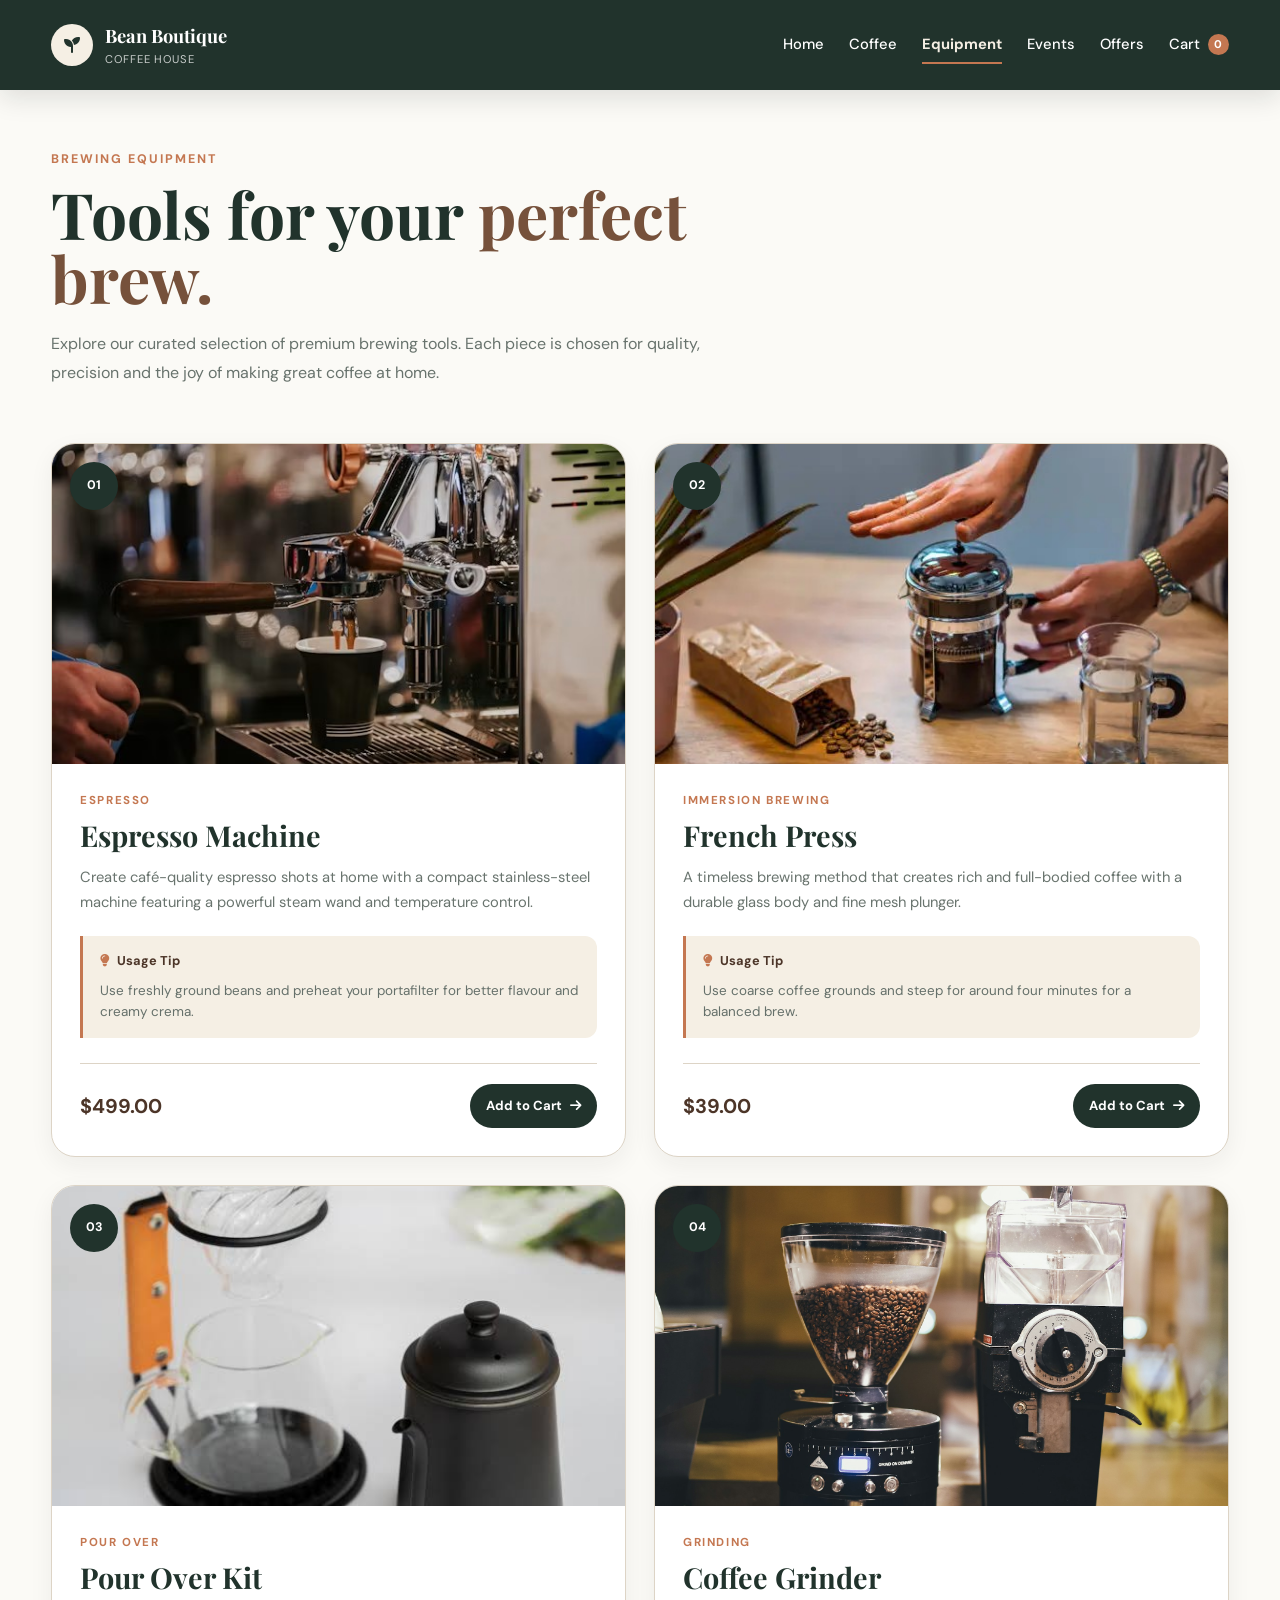
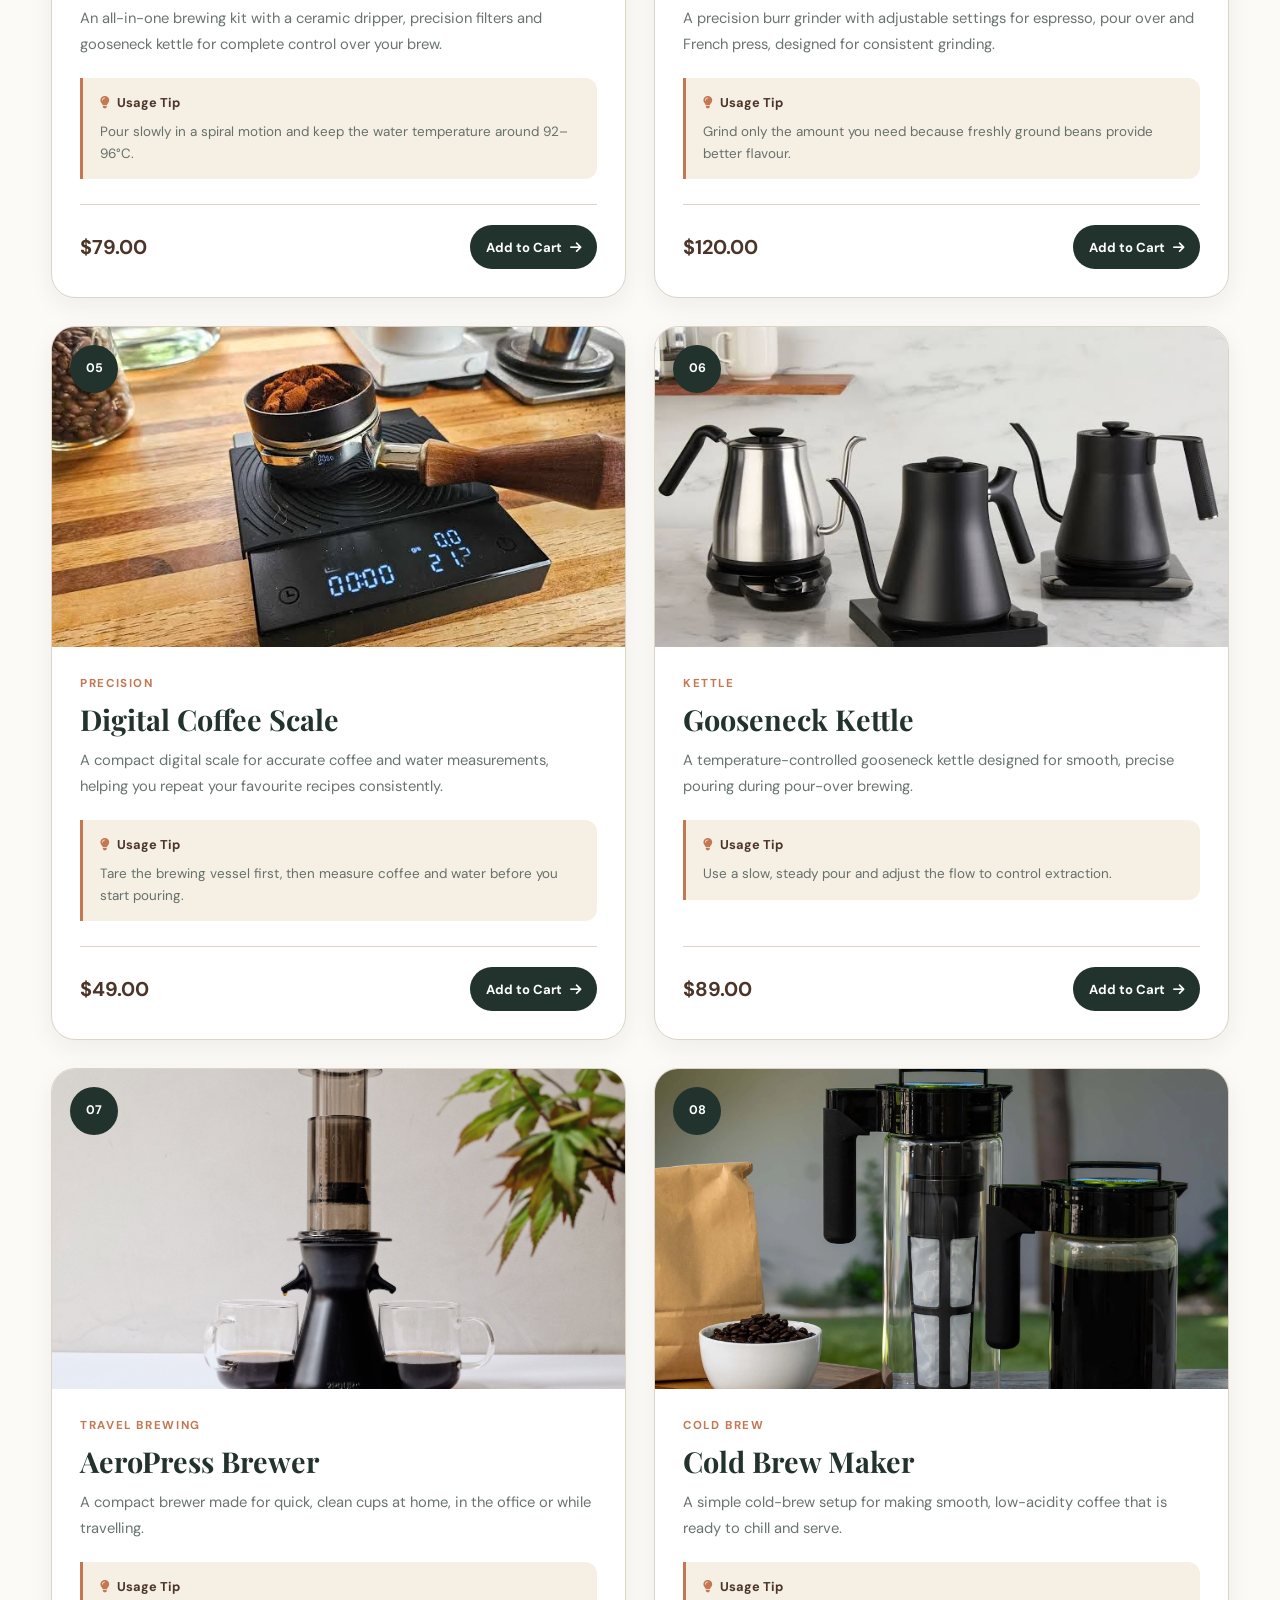
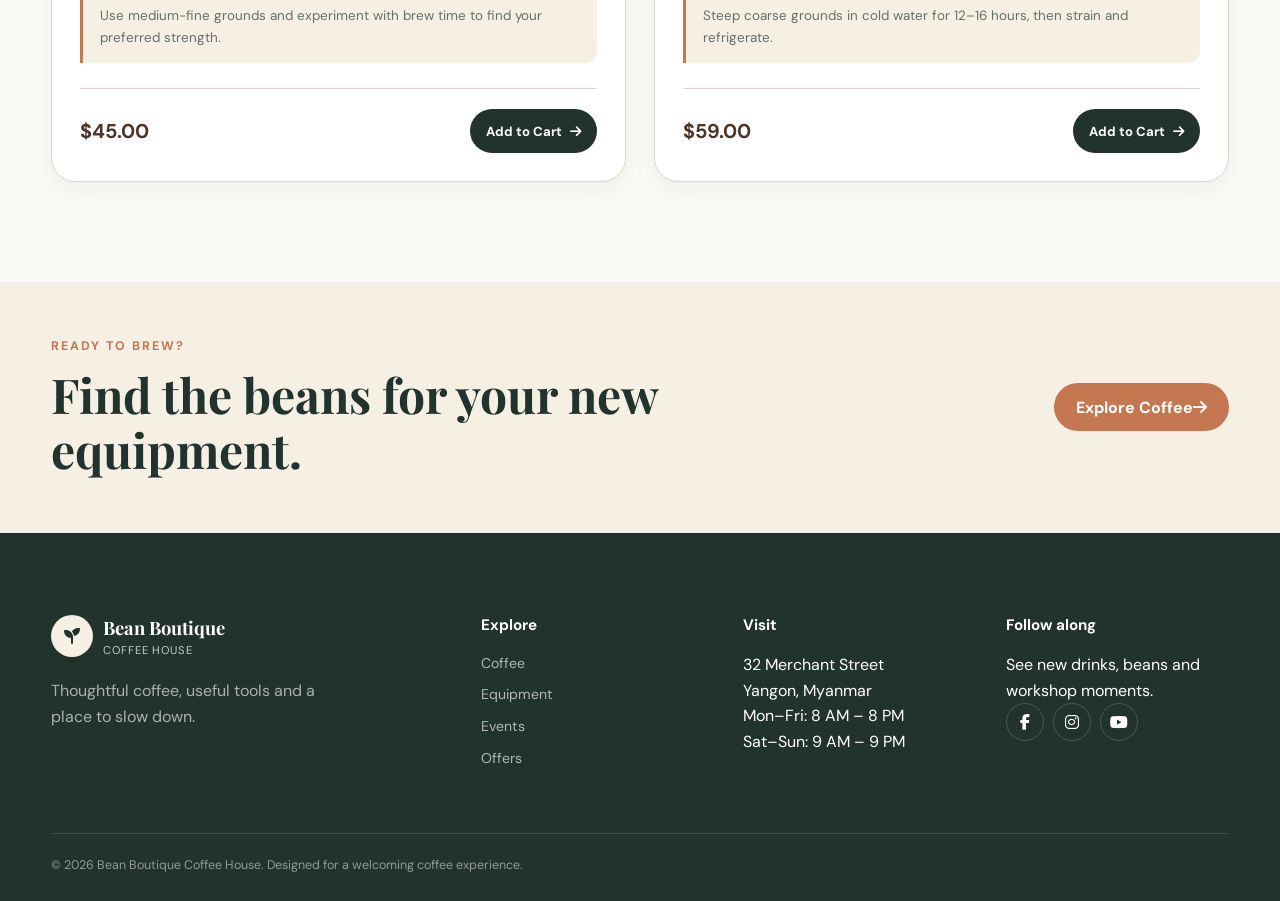
<file: equipment.html>
<!doctype html>

<html lang="en">
  <head>
    <meta charset="utf-8">
    <meta content="width=device-width, initial-scale=1.0" name="viewport">
    <meta
      content="Explore Bean Boutique's brewing equipment collection, including espresso machines, French presses, pour-over kits and coffee grinders."
      name="description"
    >
    <title>Brewing Equipment | Bean Boutique</title>
    <!-- Google Fonts -->
    <link href="https://fonts.googleapis.com" rel="preconnect">
    <link crossorigin="" href="https://fonts.gstatic.com" rel="preconnect">
    <link
      href="https://fonts.googleapis.com/css2?family=DM+Sans:wght@400;500;600;700&amp;family=Playfair+Display:wght@600;700&amp;display=swap"
      rel="stylesheet"
    >
    <!-- Font Awesome -->
    <link
      href="https://cdnjs.cloudflare.com/ajax/libs/font-awesome/6.7.2/css/all.min.css"
      rel="stylesheet"
    >
    <!-- Main CSS -->
    <link href="./CSS/style.css" rel="stylesheet">
  </head>
  <body class="equipment-page">
    <!-- =========================
         HEADER / NAVIGATION
    ========================== -->
    <header class="site-header">
      <nav aria-label="Primary navigation" class="nav-bar section-content">
        <a aria-label="Bean and Bloom home" class="brand" href="./index.html">
          <span aria-hidden="true" class="brand-mark">
            <i class="fa-solid fa-seedling"></i>
          </span>
          <span>
            <strong>Bean Boutique</strong>
            <small>COFFEE HOUSE</small>
          </span>
        </a>
        <button
          aria-controls="primary-menu"
          aria-expanded="false"
          aria-label="Open navigation menu"
          class="menu-button"
          id="menu-open-button"
          type="button"
        >
          <i aria-hidden="true" class="fa-solid fa-bars"></i>
        </button>
        <div class="nav-menu" id="primary-menu">
          <button
            aria-label="Close navigation menu"
            class="menu-button menu-close"
            id="menu-close-button"
            type="button"
          >
            <i aria-hidden="true" class="fa-solid fa-xmark"></i>
          </button>
          <a class="nav-link" href="./index.html">Home</a>
          <a class="nav-link" href="./coffee.html">Coffee</a>
          <a class="nav-link" href="./equipment.html">Equipment</a>
          <a class="nav-link" href="./events.html">Events</a>
          <a class="nav-link" href="./offers.html">Offers</a>
          <a class="nav-link cart-link" href="./cart.html">
            Cart
            <span
  class="cart-count"
  id="cart-count"
>0</span>
          </a>
        </div>
      </nav>
    </header>
    <!-- =========================
         MAIN CONTENT
    ========================== -->
    <main>
      <!-- Equipment Introduction -->
      <section class="equipment-section">
        <div class="section-content">
          <div class="equipment-intro">
            <p class="section-kicker">BREWING EQUIPMENT</p>
            <h1 class="section-title">Tools for your <em>perfect brew.</em></h1>
            <p class="section-intro">
              Explore our curated selection of premium brewing tools. Each piece
              is chosen for quality, precision and the joy of making great
              coffee at home.
            </p>
          </div>
          <!-- Equipment Grid -->
          <div class="equipment-grid">
            <!-- =====================
                         ESPRESSO MACHINE
                    ====================== -->
            <article class="equipment-card">
              <div class="equipment-image">
                <img
                  alt="Espresso Machine"
                  loading="lazy"
                  src="./Images/espresso-machine.jpg"
                >
                <span class="equipment-number"> 01 </span>
              </div>
              <div class="equipment-content">
                <p class="equipment-category">ESPRESSO</p>
                <h2>Espresso Machine</h2>
                <p class="description">
                  Create café-quality espresso shots at home with a compact
                  stainless-steel machine featuring a powerful steam wand and
                  temperature control.
                </p>
                <div class="usage-tips">
                  <strong>
                    <i class="fa-solid fa-lightbulb"></i>
                    Usage Tip
                  </strong>
                  <span>
                    Use freshly ground beans and preheat your portafilter for
                    better flavour and creamy crema.
                  </span>
                </div>
                <div class="equipment-bottom">
                  <span class="price"> $499.00 </span>
                  <button
                    class="add-to-cart"
                    data-image="./Images/espresso-machine.jpg"
                    data-name="Espresso Machine"
                    data-price="499.00"
                    type="button"
                  >
                    Add to Cart
                    <i class="fa-solid fa-arrow-right"></i>
                  </button>
                </div>
              </div>
            </article>
            <!-- =====================
                         FRENCH PRESS
                    ====================== -->
            <article class="equipment-card">
              <div class="equipment-image">
                <img
                  alt="French Press"
                  loading="lazy"
                  src="./Images/french-press.jpg"
                >
                <span class="equipment-number"> 02 </span>
              </div>
              <div class="equipment-content">
                <p class="equipment-category">IMMERSION BREWING</p>
                <h2>French Press</h2>
                <p class="description">
                  A timeless brewing method that creates rich and full-bodied
                  coffee with a durable glass body and fine mesh plunger.
                </p>
                <div class="usage-tips">
                  <strong>
                    <i class="fa-solid fa-lightbulb"></i>
                    Usage Tip
                  </strong>
                  <span>
                    Use coarse coffee grounds and steep for around four minutes
                    for a balanced brew.
                  </span>
                </div>
                <div class="equipment-bottom">
                  <span class="price"> $39.00 </span>
                  <button
                    class="add-to-cart"
                    data-image="./Images/french-press.jpg"
                    data-name="French Press"
                    data-price="39.00"
                    type="button"
                  >
                    Add to Cart
                    <i class="fa-solid fa-arrow-right"></i>
                  </button>
                </div>
              </div>
            </article>
            <!-- =====================
                         POUR OVER KIT
                    ====================== -->
            <article class="equipment-card">
              <div class="equipment-image">
                <img
                  alt="Pour Over Kit"
                  loading="lazy"
                  src="./Images/pour-over-kit.jpg"
                >
                <span class="equipment-number"> 03 </span>
              </div>
              <div class="equipment-content">
                <p class="equipment-category">POUR OVER</p>
                <h2>Pour Over Kit</h2>
                <p class="description">
                  An all-in-one brewing kit with a ceramic dripper, precision
                  filters and gooseneck kettle for complete control over your
                  brew.
                </p>
                <div class="usage-tips">
                  <strong>
                    <i class="fa-solid fa-lightbulb"></i>
                    Usage Tip
                  </strong>
                  <span>
                    Pour slowly in a spiral motion and keep the water
                    temperature around 92–96°C.
                  </span>
                </div>
                <div class="equipment-bottom">
                  <span class="price"> $79.00 </span>
                  <button
                    class="add-to-cart"
                    data-image="./Images/pour-over-kit.jpg"
                    data-name="Pour Over Kit"
                    data-price="79.00"
                    type="button"
                  >
                    Add to Cart
                    <i class="fa-solid fa-arrow-right"></i>
                  </button>
                </div>
              </div>
            </article>
            <!-- =====================
                         COFFEE GRINDER
                    ====================== -->
            <article class="equipment-card">
              <div class="equipment-image">
                <img
                  alt="Coffee Grinder"
                  loading="lazy"
                  src="./Images/coffee-grinder.jpg"
                >
                <span class="equipment-number"> 04 </span>
              </div>
              <div class="equipment-content">
                <p class="equipment-category">GRINDING</p>
                <h2>Coffee Grinder</h2>
                <p class="description">
                  A precision burr grinder with adjustable settings for
                  espresso, pour over and French press, designed for consistent
                  grinding.
                </p>
                <div class="usage-tips">
                  <strong>
                    <i class="fa-solid fa-lightbulb"></i>
                    Usage Tip
                  </strong>
                  <span>
                    Grind only the amount you need because freshly ground beans
                    provide better flavour.
                  </span>
                </div>
                <div class="equipment-bottom">
                  <span class="price"> $120.00 </span>
                  <button
                    class="add-to-cart"
                    data-image="./Images/coffee-grinder.jpg"
                    data-name="Coffee Grinder"
                    data-price="120.00"
                    type="button"
                  >
                    Add to Cart
                    <i class="fa-solid fa-arrow-right"></i>
                  </button>
                </div>
              </div>
            </article>
            <!-- =====================
                         DIGITAL COFFEE SCALE
                    ====================== -->
            <article class="equipment-card">
              <div class="equipment-image">
                <img
                  alt="Digital Coffee Scale"
                  loading="lazy"
                  src="./Images/digital-coffee-scale.jpg"
                >
                <span class="equipment-number"> 05 </span>
              </div>
              <div class="equipment-content">
                <p class="equipment-category">PRECISION</p>
                <h2>Digital Coffee Scale</h2>
                <p class="description">
                  A compact digital scale for accurate coffee and water
                  measurements, helping you repeat your favourite recipes
                  consistently.
                </p>
                <div class="usage-tips">
                  <strong>
                    <i class="fa-solid fa-lightbulb"></i>
                    Usage Tip
                  </strong>
                  <span>
                    Tare the brewing vessel first, then measure coffee and water
                    before you start pouring.
                  </span>
                </div>
                <div class="equipment-bottom">
                  <span class="price"> $49.00 </span>
                  <button
                    class="add-to-cart"
                    data-image="./Images/digital-coffee-scale.jpg"
                    data-name="Digital Coffee Scale"
                    data-price="49.00"
                    type="button"
                  >
                    Add to Cart
                    <i class="fa-solid fa-arrow-right"></i>
                  </button>
                </div>
              </div>
            </article>
            <!-- =====================
                         GOOSENECK KETTLE
                    ====================== -->
            <article class="equipment-card">
              <div class="equipment-image">
                <img
                  alt="Gooseneck Kettle"
                  loading="lazy"
                  src="./Images/gooseneck-kettle.jpg"
                >
                <span class="equipment-number"> 06 </span>
              </div>
              <div class="equipment-content">
                <p class="equipment-category">KETTLE</p>
                <h2>Gooseneck Kettle</h2>
                <p class="description">
                  A temperature-controlled gooseneck kettle designed for smooth,
                  precise pouring during pour-over brewing.
                </p>
                <div class="usage-tips">
                  <strong>
                    <i class="fa-solid fa-lightbulb"></i>
                    Usage Tip
                  </strong>
                  <span>
                    Use a slow, steady pour and adjust the flow to control
                    extraction.
                  </span>
                </div>
                <div class="equipment-bottom">
                  <span class="price"> $89.00 </span>
                  <button
                    class="add-to-cart"
                    data-image="./Images/gooseneck-kettle.jpg"
                    data-name="Gooseneck Kettle"
                    data-price="89.00"
                    type="button"
                  >
                    Add to Cart
                    <i class="fa-solid fa-arrow-right"></i>
                  </button>
                </div>
              </div>
            </article>
            <!-- =====================
                         AEROPRESS BREWER
                    ====================== -->
            <article class="equipment-card">
              <div class="equipment-image">
                <img
                  alt="AeroPress Brewer"
                  loading="lazy"
                  src="./Images/aeropress-brewer.jpg"
                >
                <span class="equipment-number"> 07 </span>
              </div>
              <div class="equipment-content">
                <p class="equipment-category">TRAVEL BREWING</p>
                <h2>AeroPress Brewer</h2>
                <p class="description">
                  A compact brewer made for quick, clean cups at home, in the
                  office or while travelling.
                </p>
                <div class="usage-tips">
                  <strong>
                    <i class="fa-solid fa-lightbulb"></i>
                    Usage Tip
                  </strong>
                  <span>
                    Use medium-fine grounds and experiment with brew time to
                    find your preferred strength.
                  </span>
                </div>
                <div class="equipment-bottom">
                  <span class="price"> $45.00 </span>
                  <button
                    class="add-to-cart"
                    data-image="./Images/aeropress-brewer.jpg"
                    data-name="AeroPress Brewer"
                    data-price="45.00"
                    type="button"
                  >
                    Add to Cart
                    <i class="fa-solid fa-arrow-right"></i>
                  </button>
                </div>
              </div>
            </article>
            <!-- =====================
                         COLD BREW MAKER
                    ====================== -->
            <article class="equipment-card">
              <div class="equipment-image">
                <img
                  alt="Cold Brew Maker"
                  loading="lazy"
                  src="./Images/cold-brew-maker.webp"
                >
                <span class="equipment-number"> 08 </span>
              </div>
              <div class="equipment-content">
                <p class="equipment-category">COLD BREW</p>
                <h2>Cold Brew Maker</h2>
                <p class="description">
                  A simple cold-brew setup for making smooth, low-acidity coffee
                  that is ready to chill and serve.
                </p>
                <div class="usage-tips">
                  <strong>
                    <i class="fa-solid fa-lightbulb"></i>
                    Usage Tip
                  </strong>
                  <span>
                    Steep coarse grounds in cold water for 12–16 hours, then
                    strain and refrigerate.
                  </span>
                </div>
                <div class="equipment-bottom">
                  <span class="price"> $59.00 </span>
                  <button
                    class="add-to-cart"
                    data-image="./Images/cold-brew-maker.webp"
                    data-name="Cold Brew Maker"
                    data-price="59.00"
                    type="button"
                  >
                    Add to Cart
                    <i class="fa-solid fa-arrow-right"></i>
                  </button>
                </div>
              </div>
            </article>
          </div>
        </div>
      </section>
      <!-- Equipment CTA -->
      <section class="equipment-cta">
        <div class="section-content equipment-cta-inner">
          <div>
            <p class="section-kicker">READY TO BREW?</p>
            <h2>Find the beans for your new equipment.</h2>
          </div>
          <a class="primary-button" href="coffee.html">
            Explore Coffee
            <i class="fa-solid fa-arrow-right"></i>
          </a>
        </div>
      </section>
    </main>
    <!-- =========================
         FOOTER
    ========================== -->
    <footer class="site-footer">
      <div class="section-content footer-grid">
        <div class="footer-brand">
          <a class="brand footer-brand-link" href="./index.html">
            <span aria-hidden="true" class="brand-mark"
              ><i class="fa-solid fa-seedling"></i
            ></span>
            <span>
              <strong>Bean Boutique</strong>
              <small>COFFEE HOUSE</small>
            </span>
          </a>
          <p>Thoughtful coffee, useful tools and a place to slow down.</p>
        </div>
        <div class="footer-column">
          <h3>Explore</h3>
          <a href="./coffee.html">Coffee</a>
          <a href="./equipment.html">Equipment</a>
          <a href="./events.html">Events</a>
          <a href="./offers.html">Offers</a>
        </div>
        <div class="footer-column">
          <h3>Visit</h3>
          <p>32 Merchant Street<br>Yangon, Myanmar</p>
          <p>Mon–Fri: 8 AM – 8 PM<br>Sat–Sun: 9 AM – 9 PM</p>
        </div>
        <div class="footer-column">
          <h3>Follow along</h3>
          <p>See new drinks, beans and workshop moments.</p>
		<div class="social-icons">            
		<a
              aria-label="Facebook"
              class="social-link"
              href="https://www.facebook.com/"
              rel="noopener noreferrer"
              target="_blank"
            >
              <i aria-hidden="true" class="fa-brands fa-facebook-f"></i>
            </a>
            <a
              aria-label="Instagram"
              class="social-link"
              href="https://www.instagram.com/"
              rel="noopener noreferrer"
              target="_blank"
            >
              <i aria-hidden="true" class="fa-brands fa-instagram"></i>
            </a>
            <a
              aria-label="YouTube"
              class="social-link"
              href="https://www.youtube.com/"
              rel="noopener noreferrer"
              target="_blank"
            >
              <i aria-hidden="true" class="fa-brands fa-youtube"></i>
            </a>
          </div>
        </div>
      </div>
      <div class="footer-bottom section-content">
        <p>
          © 2026 Bean Boutique Coffee House. Designed for a welcoming coffee
          experience.
        </p>
      </div>
    </footer>
    <!-- JavaScript -->
    <script defer="" src="./JS/script.js"></script>
    <script defer="" src="./JS/equipment.js"></script>
  </body>
</html>
</file>
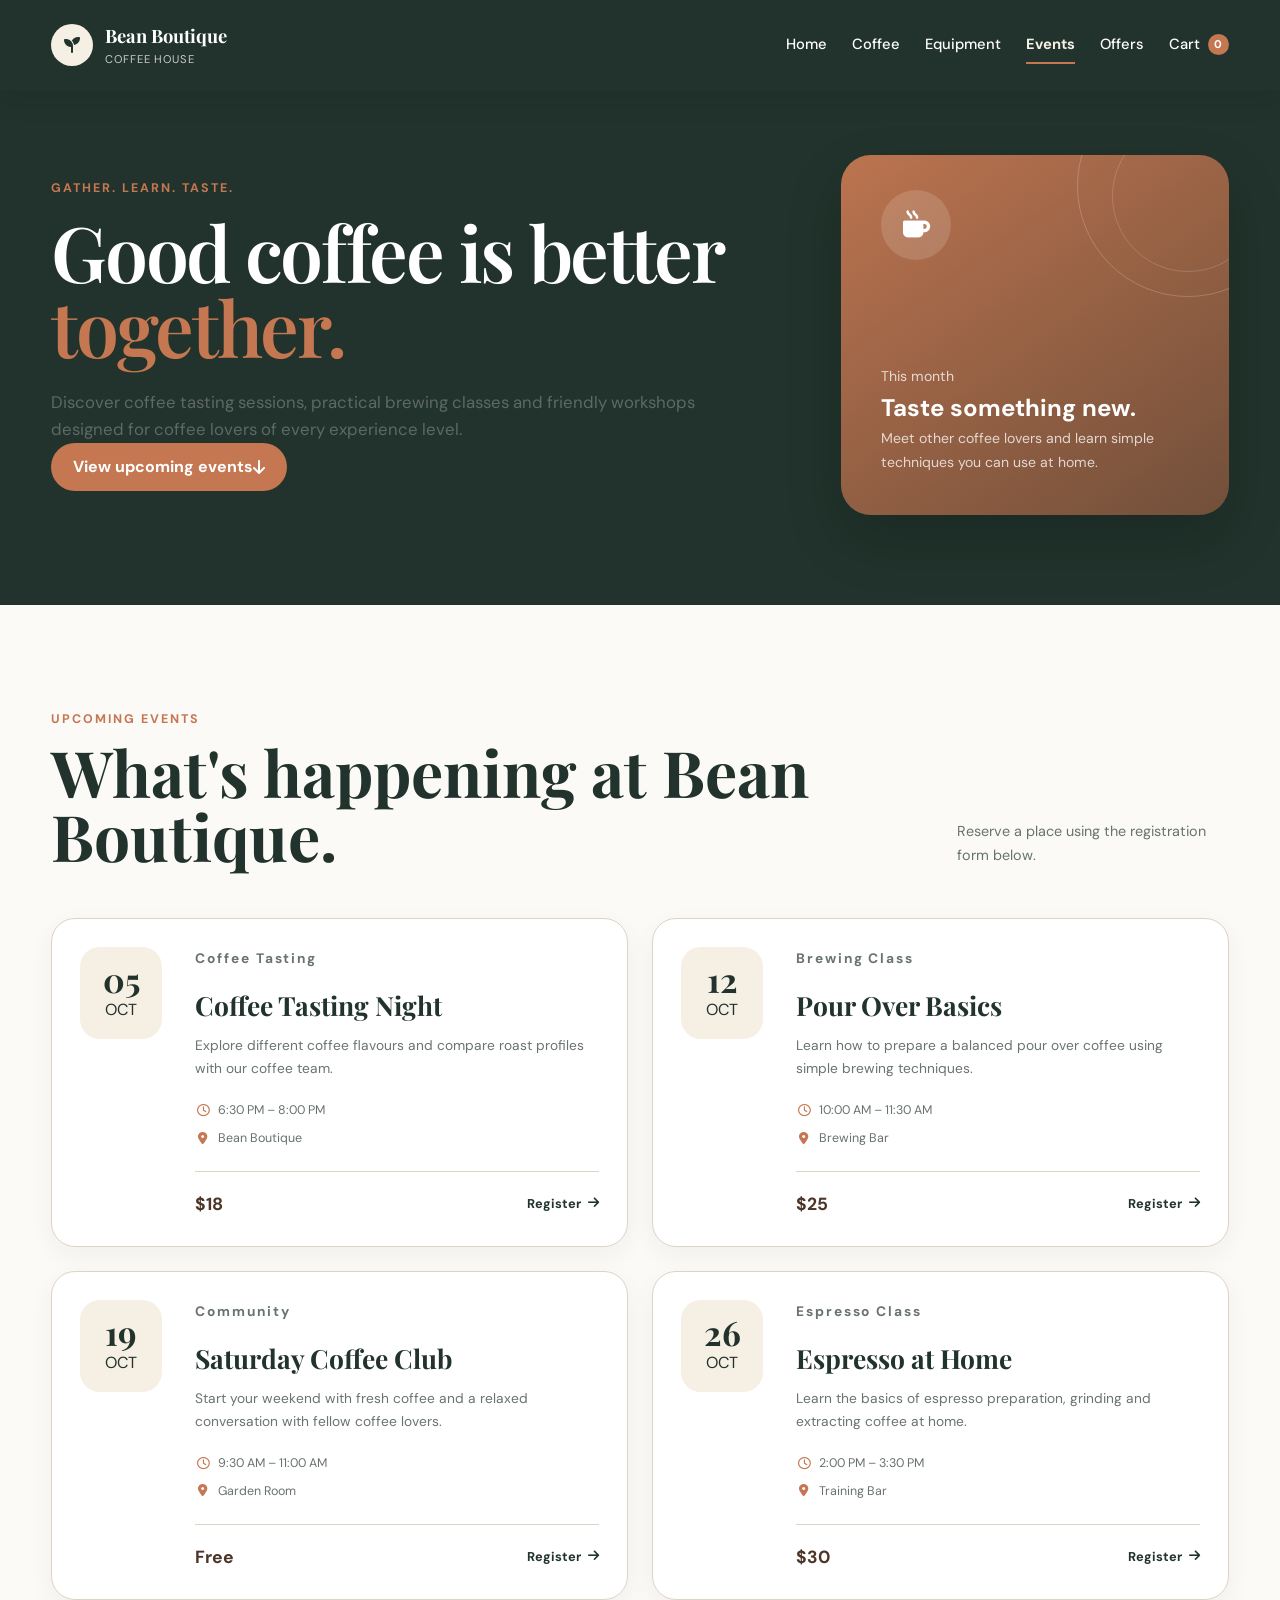
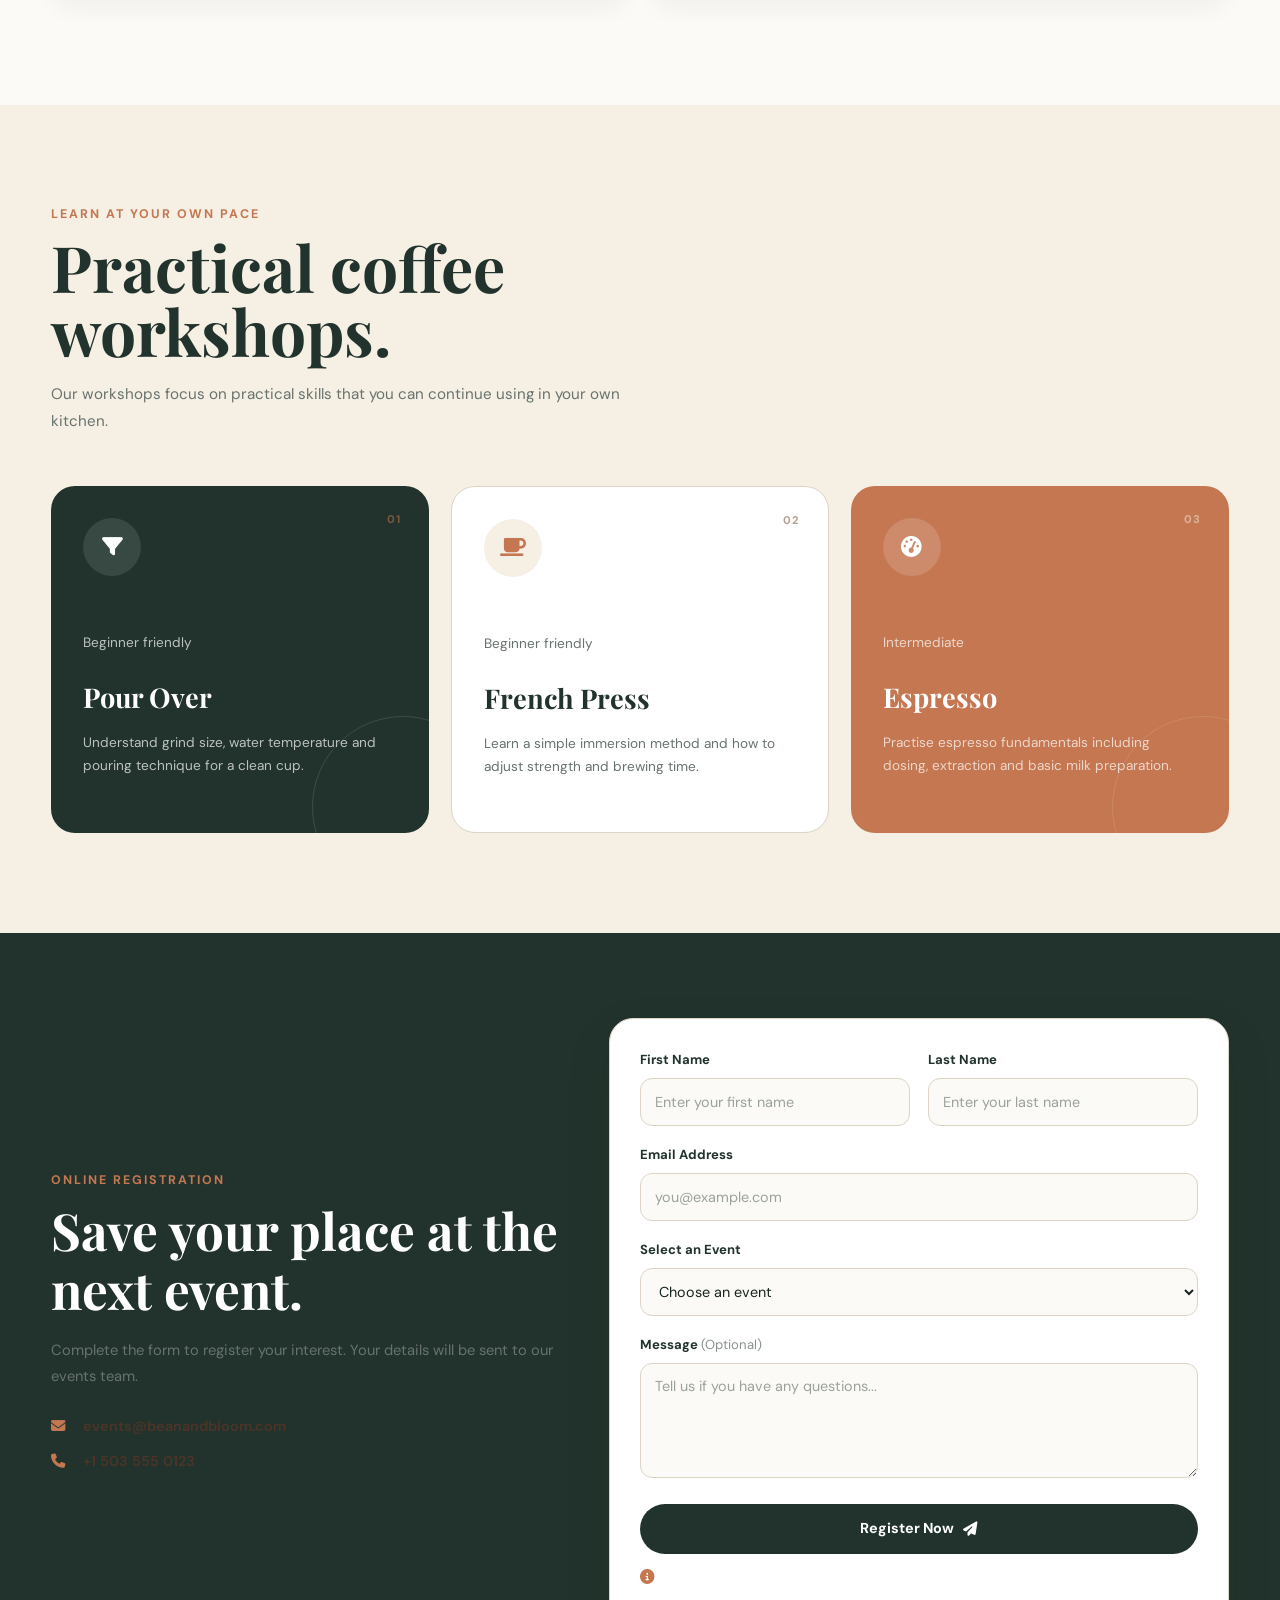
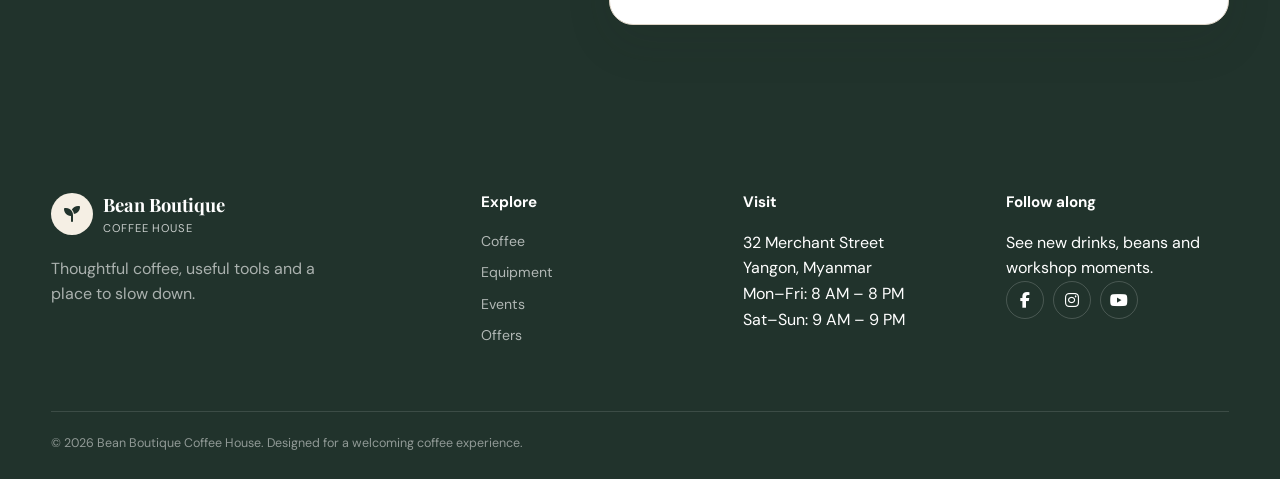
<file: events.html>
<!doctype html>
<html lang="en">
  <head>
    <meta charset="UTF-8">
    <meta name="viewport" content="width=device-width, initial-scale=1.0">

    <title>Events & Workshops | Bean Boutique</title>

    <meta
      name="description"
      content="Join Bean Boutique coffee tasting sessions, brewing classes and coffee workshops."
    >

    <!-- Google Fonts -->
    <link rel="preconnect" href="https://fonts.googleapis.com">
    <link rel="preconnect" href="https://fonts.gstatic.com" crossorigin>

    <link
      href="https://fonts.googleapis.com/css2?family=DM+Sans:wght@400;500;600;700&family=Playfair+Display:wght@500;600;700&display=swap"
      rel="stylesheet"
    >

    <!-- Font Awesome -->
    <link
      rel="stylesheet"
      href="https://cdnjs.cloudflare.com/ajax/libs/font-awesome/6.5.2/css/all.min.css"
    >

    <!-- Main CSS -->
    <link rel="stylesheet" href="./CSS/style.css">

    <!-- reCAPTCHA v2 test widget for the HTML/CSS prototype -->
  </head>

  <body class="events-page">
    <!-- =========================
         HEADER
    ========================== -->
    <header class="site-header">
      <nav class="nav-bar section-content" aria-label="Primary navigation">
        <a class="brand" href="./index.html" aria-label="Bean and Bloom home">
          <span class="brand-mark" aria-hidden="true">
            <i class="fa-solid fa-seedling"></i>
          </span>
          <span>
            <strong>Bean Boutique</strong>
            <small>COFFEE HOUSE</small>
          </span>
        </a>

        <button
          class="menu-button"
          id="menu-open-button"
          type="button"
          aria-label="Open navigation menu"
          aria-expanded="false"
          aria-controls="primary-menu"
        >
          <i class="fa-solid fa-bars" aria-hidden="true"></i>
        </button>

        <div class="nav-menu" id="primary-menu">
          <button
            class="menu-button menu-close"
            id="menu-close-button"
            type="button"
            aria-label="Close navigation menu"
          >
            <i class="fa-solid fa-xmark" aria-hidden="true"></i>
          </button>

          <a class="nav-link" href="./index.html">Home</a>
          <a class="nav-link" href="./coffee.html">Coffee</a>
          <a class="nav-link" href="./equipment.html">Equipment</a>
          <a class="nav-link" href="./events.html">Events</a>
          <a class="nav-link" href="./offers.html">Offers</a>
          <a class="nav-link cart-link" href="./cart.html">
            Cart
            <span
  class="cart-count"
  id="cart-count"
>0</span>
          </a>
        </div>
      </nav>
    </header>

    <main>
      <!-- =========================
             EVENTS INTRO
        ========================== -->
      <section class="events-intro">
        <div class="section-content events-intro-grid">
          <div class="events-intro-content">
            <p class="section-kicker">Gather. Learn. Taste.</p>

            <h1>
              Good coffee is better
              <em>together.</em>
            </h1>

            <p class="intro-text">
              Discover coffee tasting sessions, practical brewing classes and
              friendly workshops designed for coffee lovers of every experience
              level.
            </p>

            <a href="#upcoming-events" class="primary-button">
              View upcoming events
              <i class="fa-solid fa-arrow-down"></i>
            </a>
          </div>

          <div class="events-intro-card">
            <div class="event-icon-large">
              <i class="fa-solid fa-mug-hot"></i>
            </div>

            <p class="small-label">This month</p>

            <h2>Taste something new.</h2>

            <p>
              Meet other coffee lovers and learn simple techniques you can use
              at home.
            </p>
          </div>
        </div>
      </section>

      <!-- =========================
             UPCOMING EVENTS
        ========================== -->
      <section class="events-section" id="upcoming-events">
        <div class="section-content">
          <div class="events-section-heading">
            <div>
              <p class="section-kicker">Upcoming events</p>

              <h2 class="section-heading">
                What's happening
                <span>at Bean Boutique.</span>
              </h2>
            </div>

            <p>Reserve a place using the registration form below.</p>
          </div>

          <div class="events-grid">
            <!-- Event 01 -->
            <article class="event-card">
              <div class="event-date">
                <strong>05</strong>
                <span>OCT</span>
              </div>

              <div class="event-card-content">
                <p class="event-category">Coffee Tasting</p>

                <h3>Coffee Tasting Night</h3>

                <p>
                  Explore different coffee flavours and compare roast profiles
                  with our coffee team.
                </p>

                <div class="event-details">
                  <span>
                    <i class="fa-regular fa-clock"></i>
                    6:30 PM – 8:00 PM
                  </span>

                  <span>
                    <i class="fa-solid fa-location-dot"></i>
                    Bean Boutique
                  </span>
                </div>

                <div class="event-bottom">
                  <span class="event-price"> $18 </span>

                  <a
                    href="#registration"
                    class="event-link"
                    aria-label="Register for Coffee Tasting Night"
                  >
                    Register
                    <i class="fa-solid fa-arrow-right"></i>
                  </a>
                </div>
              </div>
            </article>

            <!-- Event 02 -->
            <article class="event-card">
              <div class="event-date">
                <strong>12</strong>
                <span>OCT</span>
              </div>

              <div class="event-card-content">
                <p class="event-category">Brewing Class</p>

                <h3>Pour Over Basics</h3>

                <p>
                  Learn how to prepare a balanced pour over coffee using simple
                  brewing techniques.
                </p>

                <div class="event-details">
                  <span>
                    <i class="fa-regular fa-clock"></i>
                    10:00 AM – 11:30 AM
                  </span>

                  <span>
                    <i class="fa-solid fa-location-dot"></i>
                    Brewing Bar
                  </span>
                </div>

                <div class="event-bottom">
                  <span class="event-price"> $25 </span>

                  <a
                    href="#registration"
                    class="event-link"
                    aria-label="Register for Pour Over Basics"
                  >
                    Register
                    <i class="fa-solid fa-arrow-right"></i>
                  </a>
                </div>
              </div>
            </article>

            <!-- Event 03 -->
            <article class="event-card">
              <div class="event-date">
                <strong>19</strong>
                <span>OCT</span>
              </div>

              <div class="event-card-content">
                <p class="event-category">Community</p>

                <h3>Saturday Coffee Club</h3>

                <p>
                  Start your weekend with fresh coffee and a relaxed
                  conversation with fellow coffee lovers.
                </p>

                <div class="event-details">
                  <span>
                    <i class="fa-regular fa-clock"></i>
                    9:30 AM – 11:00 AM
                  </span>

                  <span>
                    <i class="fa-solid fa-location-dot"></i>
                    Garden Room
                  </span>
                </div>

                <div class="event-bottom">
                  <span class="event-price"> Free </span>

                  <a
                    href="#registration"
                    class="event-link"
                    aria-label="Register for Saturday Coffee Club"
                  >
                    Register
                    <i class="fa-solid fa-arrow-right"></i>
                  </a>
                </div>
              </div>
            </article>

            <!-- Event 04 -->
            <article class="event-card">
              <div class="event-date">
                <strong>26</strong>
                <span>OCT</span>
              </div>

              <div class="event-card-content">
                <p class="event-category">Espresso Class</p>

                <h3>Espresso at Home</h3>

                <p>
                  Learn the basics of espresso preparation, grinding and
                  extracting coffee at home.
                </p>

                <div class="event-details">
                  <span>
                    <i class="fa-regular fa-clock"></i>
                    2:00 PM – 3:30 PM
                  </span>

                  <span>
                    <i class="fa-solid fa-location-dot"></i>
                    Training Bar
                  </span>
                </div>

                <div class="event-bottom">
                  <span class="event-price"> $30 </span>

                  <a
                    href="#registration"
                    class="event-link"
                    aria-label="Register for Espresso at Home"
                  >
                    Register
                    <i class="fa-solid fa-arrow-right"></i>
                  </a>
                </div>
              </div>
            </article>
          </div>
        </div>
      </section>

      <!-- =========================
             WORKSHOPS
        ========================== -->
      <section class="workshops-section" id="workshops">
        <div class="section-content">
          <div class="workshops-heading">
            <p class="section-kicker">Learn at your own pace</p>

            <h2 class="section-heading">
              Practical coffee
              <span>workshops.</span>
            </h2>

            <p>
              Our workshops focus on practical skills that you can continue
              using in your own kitchen.
            </p>
          </div>

          <div class="workshops-grid">
            <!-- Workshop 01 -->
            <article class="workshop-card workshop-dark">
              <span class="workshop-number"> 01 </span>

              <div class="workshop-icon">
                <i class="fa-solid fa-filter"></i>
              </div>

              <p class="small-label">Beginner friendly</p>

              <h3>Pour Over</h3>

              <p>
                Understand grind size, water temperature and pouring technique
                for a clean cup.
              </p>
            </article>

            <!-- Workshop 02 -->
            <article class="workshop-card workshop-light">
              <span class="workshop-number"> 02 </span>

              <div class="workshop-icon">
                <i class="fa-solid fa-mug-saucer"></i>
              </div>

              <p class="small-label">Beginner friendly</p>

              <h3>French Press</h3>

              <p>
                Learn a simple immersion method and how to adjust strength and
                brewing time.
              </p>
            </article>

            <!-- Workshop 03 -->
            <article class="workshop-card workshop-accent">
              <span class="workshop-number"> 03 </span>

              <div class="workshop-icon">
                <i class="fa-solid fa-gauge-high"></i>
              </div>

              <p class="small-label">Intermediate</p>

              <h3>Espresso</h3>

              <p>
                Practise espresso fundamentals including dosing, extraction and
                basic milk preparation.
              </p>
            </article>
          </div>
        </div>
      </section>

      <!-- =========================
             ONLINE REGISTRATION
        ========================== -->
      <section class="event-booking" id="registration">
        <div class="section-content event-booking-inner">
          <div class="event-booking-content">
            <p class="section-kicker">Online registration</p>

            <h2>Save your place at the next event.</h2>

            <p>
              Complete the form to register your interest. Your details will be
              sent to our events team.
            </p>

            <div class="event-contact">
              <a href="mailto:events@beanandbloom.com">
                <i class="fa-solid fa-envelope"></i>
                events@beanandbloom.com
              </a>

              <a href="tel:+15035550123">
                <i class="fa-solid fa-phone"></i>
                +1 503 555 0123
              </a>
            </div>
          </div>

          <!-- Registration Form -->
          <form
            class="event-registration-form"
            action="mailto:events@beanandbloom.com"
            method="post"
            enctype="text/plain"
          >
            <div class="form-row">
              <div class="form-group">
                <label for="first-name"> First Name </label>

                <input
                  type="text"
                  id="first-name"
                  name="First Name"
                  placeholder="Enter your first name"
                  autocomplete="given-name"
                  required
                >
              </div>

              <div class="form-group">
                <label for="last-name"> Last Name </label>

                <input
                  type="text"
                  id="last-name"
                  name="Last Name"
                  placeholder="Enter your last name"
                  autocomplete="family-name"
                  required
                >
              </div>
            </div>

            <div class="form-group">
              <label for="registration-email"> Email Address </label>

              <input
                type="email"
                id="registration-email"
                name="Email Address"
                placeholder="you@example.com"
                autocomplete="email"
                required
              >
            </div>

            <div class="form-group">
              <label for="event-choice"> Select an Event </label>

              <select id="event-choice" name="Selected Event" required>
                <option value="">Choose an event</option>

                <option value="Coffee Tasting Night">
                  Coffee Tasting Night – 05 October
                </option>

                <option value="Pour Over Basics">
                  Pour Over Basics – 12 October
                </option>

                <option value="Saturday Coffee Club">
                  Saturday Coffee Club – 19 October
                </option>

                <option value="Espresso at Home">
                  Espresso at Home – 26 October
                </option>
              </select>
            </div>

            <div class="form-group">
              <label for="message"> Message <span>(Optional)</span> </label>

              <textarea
                id="message"
                name="Message"
                rows="4"
                placeholder="Tell us if you have any questions..."
              ></textarea>
            </div>

            <button type="submit" class="registration-submit">
              Register Now
              <i class="fa-solid fa-paper-plane"></i>
            </button>

            <p class="form-note">
              <i class="fa-solid fa-circle-info"></i>
              Your registration will be confirmed after you submit this form.
            </p>
          </form>
        </div>
      </section>
    </main>

    <!-- =========================
         FOOTER
    ========================== -->
    <footer class="site-footer">
      <div class="section-content footer-grid">
        <div class="footer-brand">
          <a class="brand footer-brand-link" href="./index.html">
            <span class="brand-mark" aria-hidden="true"
              ><i class="fa-solid fa-seedling"></i
            ></span>
            <span>
              <strong>Bean Boutique</strong>
              <small>COFFEE HOUSE</small>
            </span>
          </a>
          <p>Thoughtful coffee, useful tools and a place to slow down.</p>
        </div>

        <div class="footer-column">
          <h3>Explore</h3>
          <a href="./coffee.html">Coffee</a>
          <a href="./equipment.html">Equipment</a>
          <a href="./events.html">Events</a>
          <a href="./offers.html">Offers</a>
        </div>

        <div class="footer-column">
          <h3>Visit</h3>
          <p>32 Merchant Street<br>Yangon, Myanmar</p>
          <p>Mon–Fri: 8 AM – 8 PM<br>Sat–Sun: 9 AM – 9 PM</p>
        </div>

        <div class="footer-column">
          <h3>Follow along</h3>
          <p>See new drinks, beans and workshop moments.</p>
	<div class="social-icons">            
		<a
              class="social-link"
              href="https://www.facebook.com/"
              target="_blank"
              rel="noopener noreferrer"
              aria-label="Facebook"
            >
              <i class="fa-brands fa-facebook-f" aria-hidden="true"></i>
            </a>
            <a
              class="social-link"
              href="https://www.instagram.com/"
              target="_blank"
              rel="noopener noreferrer"
              aria-label="Instagram"
            >
              <i class="fa-brands fa-instagram" aria-hidden="true"></i>
            </a>
            <a
              class="social-link"
              href="https://www.youtube.com/"
              target="_blank"
              rel="noopener noreferrer"
              aria-label="YouTube"
            >
              <i class="fa-brands fa-youtube" aria-hidden="true"></i>
            </a>
          </div>
        </div>
      </div>

      <div class="footer-bottom section-content">
        <p>
          &copy; 2026 Bean Boutique Coffee House. Designed for a welcoming
          coffee experience.
        </p>
      </div>
    </footer>

    <!-- Main JavaScript -->
    <script src="./JS/script.js" defer></script>
    <script src="./JS/event.js" defer></script>
  </body>
</html>
</file>
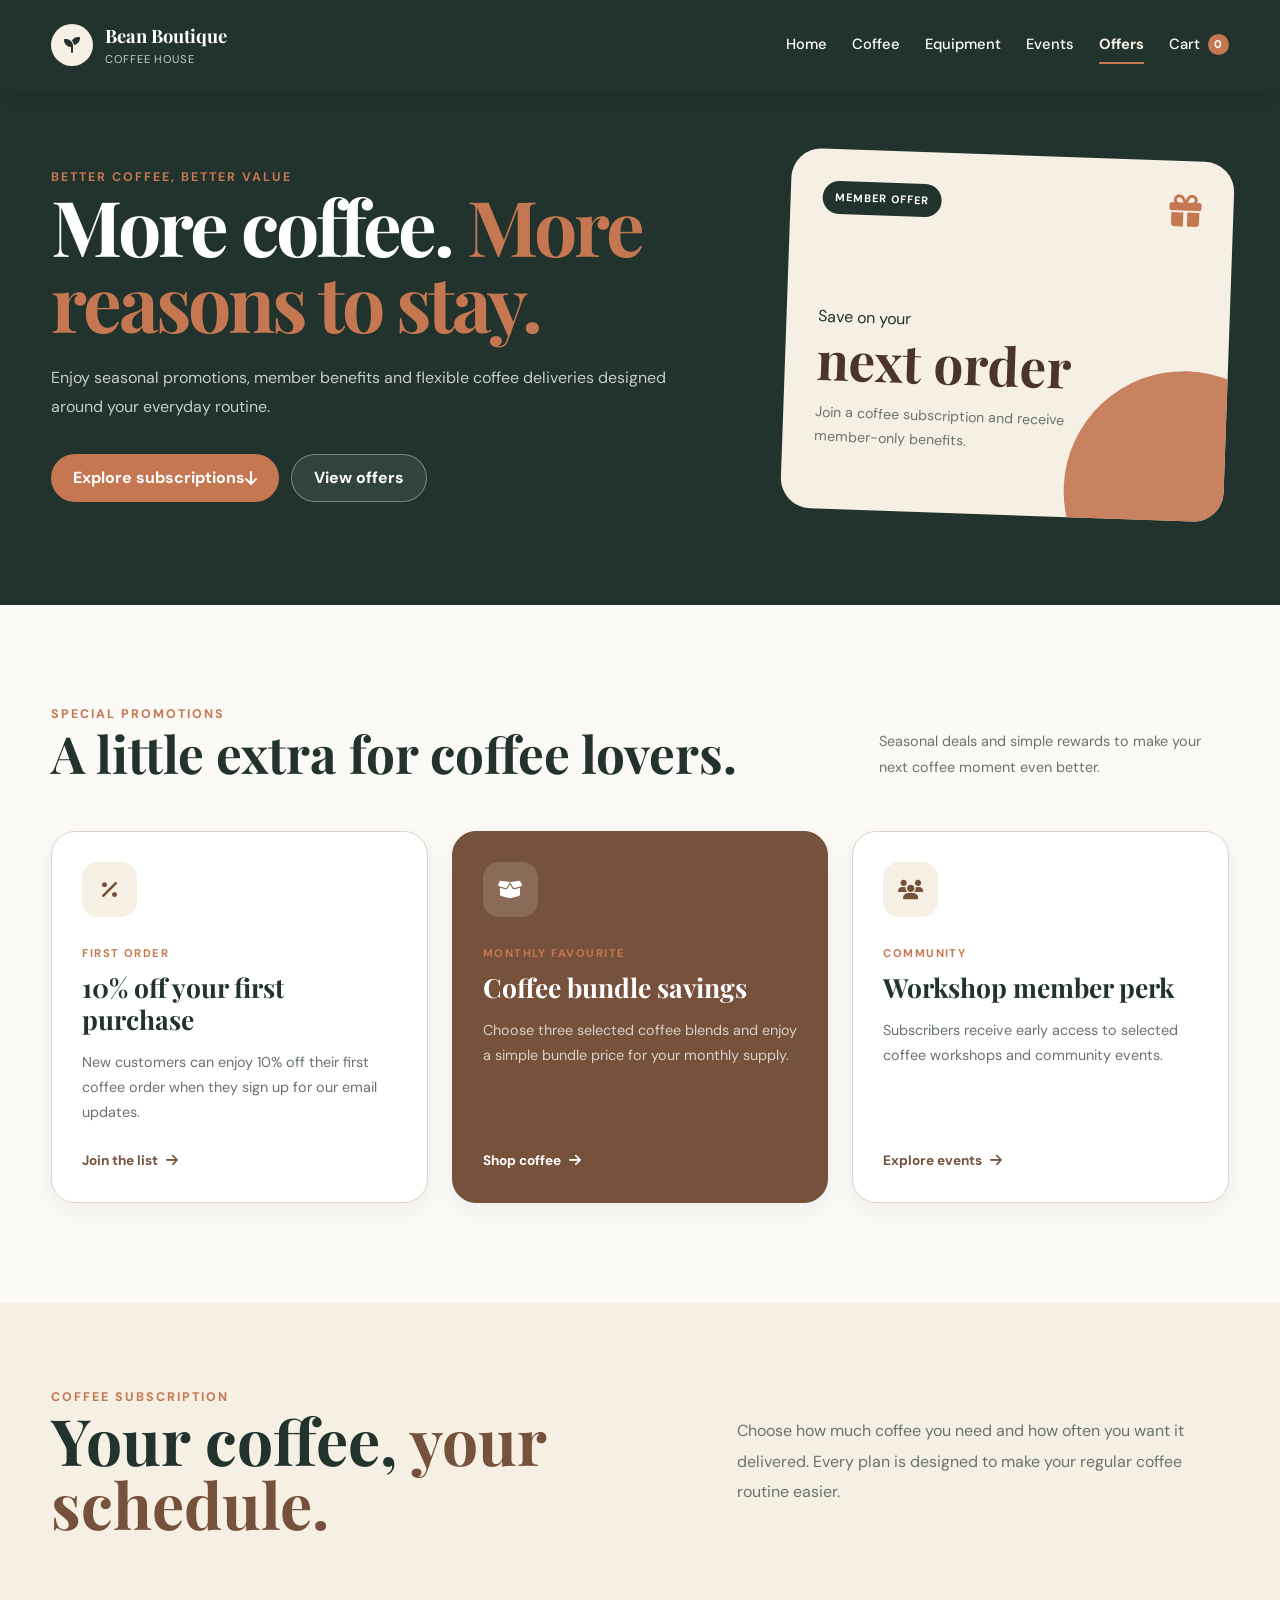
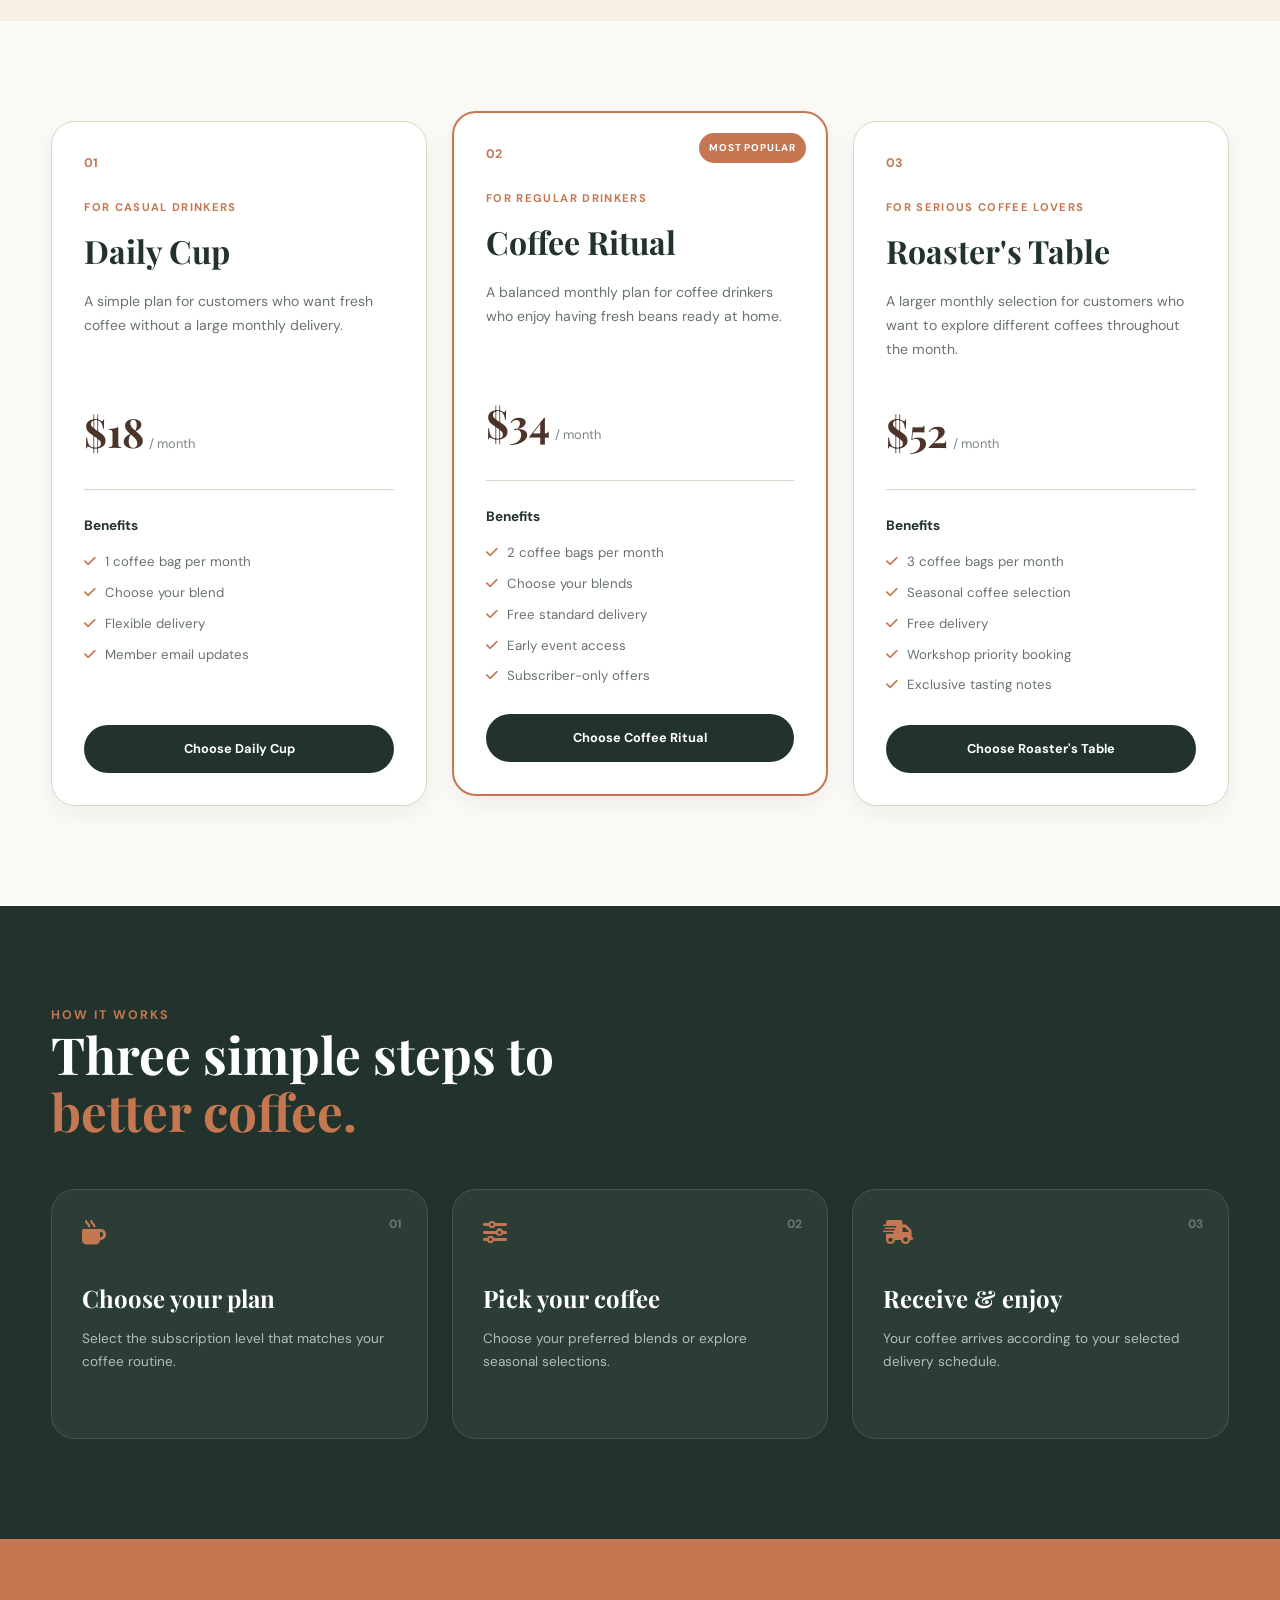
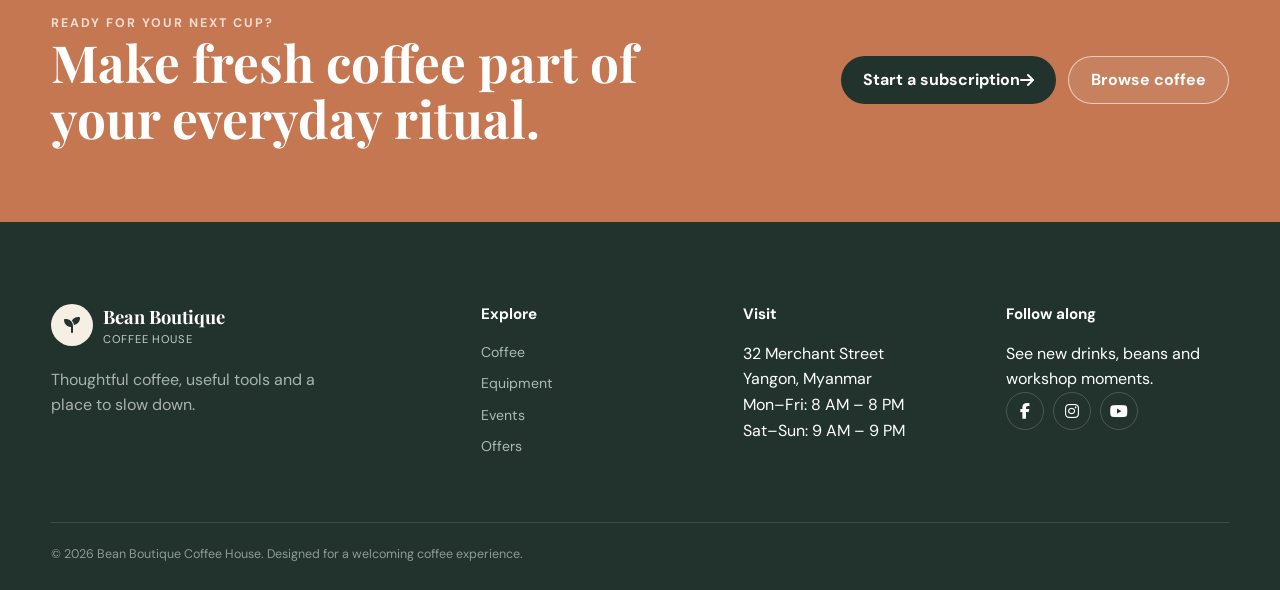
<file: offers.html>
<!doctype html>
<html lang="en">
  <head>
    <meta charset="UTF-8">
    <meta name="viewport" content="width=device-width, initial-scale=1.0">

    <title>Offers & Subscriptions | Bean Boutique</title>

    <meta
      name="description"
      content="Discover Bean Boutique special coffee offers and flexible coffee subscription plans."
    >

    <!-- Google Fonts -->
    <link rel="preconnect" href="https://fonts.googleapis.com">
    <link rel="preconnect" href="https://fonts.gstatic.com" crossorigin>

    <link
      href="https://fonts.googleapis.com/css2?family=DM+Sans:wght@400;500;600;700&family=Playfair+Display:wght@500;600;700&display=swap"
      rel="stylesheet"
    >

    <!-- Font Awesome -->
    <link
      rel="stylesheet"
      href="https://cdnjs.cloudflare.com/ajax/libs/font-awesome/6.5.2/css/all.min.css"
    >

    <!-- Main CSS -->
    <link rel="stylesheet" href="./CSS/style.css">
  </head>

  <body class="offers-page">
    <!-- =========================
         HEADER
    ========================== -->
    <header class="site-header">
      <nav class="nav-bar section-content" aria-label="Primary navigation">
        <a class="brand" href="./index.html" aria-label="Bean and Bloom home">
          <span class="brand-mark" aria-hidden="true">
            <i class="fa-solid fa-seedling"></i>
          </span>
          <span>
            <strong>Bean Boutique</strong>
            <small>COFFEE HOUSE</small>
          </span>
        </a>

        <button
          class="menu-button"
          id="menu-open-button"
          type="button"
          aria-label="Open navigation menu"
          aria-expanded="false"
          aria-controls="primary-menu"
        >
          <i class="fa-solid fa-bars" aria-hidden="true"></i>
        </button>

        <div class="nav-menu" id="primary-menu">
          <button
            class="menu-button menu-close"
            id="menu-close-button"
            type="button"
            aria-label="Close navigation menu"
          >
            <i class="fa-solid fa-xmark" aria-hidden="true"></i>
          </button>

          <a class="nav-link" href="./index.html">Home</a>
          <a class="nav-link" href="./coffee.html">Coffee</a>
          <a class="nav-link" href="./equipment.html">Equipment</a>
          <a class="nav-link" href="./events.html">Events</a>
          <a class="nav-link" href="./offers.html">Offers</a>
          <a class="nav-link cart-link" href="./cart.html">
            Cart
            <span
  class="cart-count"
  id="cart-count"
>0</span>
          </a>
        </div>
      </nav>
    </header>

    <main>
      <!-- =========================
             OFFERS HERO
        ========================== -->
      <section class="offers-hero">
        <div class="section-content offers-hero-grid">
          <div class="offers-hero-content">
            <p class="section-kicker">Better coffee, better value</p>

            <h1>
              More coffee.
              <em>More reasons to stay.</em>
            </h1>

            <p class="offers-hero-text">
              Enjoy seasonal promotions, member benefits and flexible coffee
              deliveries designed around your everyday routine.
            </p>

            <div class="offers-hero-actions">
              <a href="#subscriptions" class="primary-button">
                Explore subscriptions
                <i class="fa-solid fa-arrow-down"></i>
              </a>

              <a href="#special-offers" class="secondary-button">
                View offers
              </a>
            </div>
          </div>

          <div class="offers-hero-card">
            <div class="offer-card-top">
              <span class="offer-badge"> MEMBER OFFER </span>

              <i class="fa-solid fa-gift"></i>
            </div>

            <div class="offer-card-content">
              <span> Save on your </span>

              <strong> next order </strong>

              <p>
                Join a coffee subscription and receive member-only benefits.
              </p>
            </div>
          </div>
        </div>
      </section>

      <!-- =========================
             SPECIAL OFFERS
        ========================== -->
      <section class="special-offers-section" id="special-offers">
        <div class="section-content">
          <div class="offers-section-heading">
            <div>
              <p class="section-kicker">Special promotions</p>

              <h2 class="section-heading">
                A little extra
                <span>for coffee lovers.</span>
              </h2>
            </div>

            <p>
              Seasonal deals and simple rewards to make your next coffee moment
              even better.
            </p>
          </div>

          <div class="special-offers-grid">
            <!-- Offer 01 -->
            <article class="special-offer-card">
              <div class="special-offer-icon">
                <i class="fa-solid fa-percent"></i>
              </div>

              <span class="offer-label"> First order </span>

              <h3>10% off your first purchase</h3>

              <p>
                New customers can enjoy 10% off their first coffee order when
                they sign up for our email updates.
              </p>

              <a href="index.html#discountModal">
                Join the list
                <i class="fa-solid fa-arrow-right"></i>
              </a>
            </article>

            <!-- Offer 02 -->
            <article class="special-offer-card offer-featured">
              <div class="special-offer-icon">
                <i class="fa-solid fa-box-open"></i>
              </div>

              <span class="offer-label"> Monthly favourite </span>

              <h3>Coffee bundle savings</h3>

              <p>
                Choose three selected coffee blends and enjoy a simple bundle
                price for your monthly supply.
              </p>

              <a href="coffee.html">
                Shop coffee
                <i class="fa-solid fa-arrow-right"></i>
              </a>
            </article>

            <!-- Offer 03 -->
            <article class="special-offer-card">
              <div class="special-offer-icon">
                <i class="fa-solid fa-users"></i>
              </div>

              <span class="offer-label"> Community </span>

              <h3>Workshop member perk</h3>

              <p>
                Subscribers receive early access to selected coffee workshops
                and community events.
              </p>

              <a href="events.html">
                Explore events
                <i class="fa-solid fa-arrow-right"></i>
              </a>
            </article>
          </div>
        </div>
      </section>

      <!-- =========================
             SUBSCRIPTION INTRO
        ========================== -->
      <section class="subscription-intro" id="subscriptions">
        <div class="section-content subscription-intro-grid">
          <div>
            <p class="section-kicker">Coffee subscription</p>

            <h2>
              Your coffee,
              <em>your schedule.</em>
            </h2>
          </div>

          <p>
            Choose how much coffee you need and how often you want it delivered.
            Every plan is designed to make your regular coffee routine easier.
          </p>
        </div>
      </section>

      <!-- =========================
             SUBSCRIPTION PLANS
        ========================== -->
      <section class="subscription-section">
  <div class="section-content">
    <h2 class="sr-only">Coffee Subscription Plans</h2>

    <div class="subscription-grid">
            <!-- Plan 01 -->
            <article class="subscription-card">
              <div class="subscription-number">01</div>

              <p class="subscription-label">For casual drinkers</p>

              <h3>Daily Cup</h3>

              <p class="subscription-description">
                A simple plan for customers who want fresh coffee without a
                large monthly delivery.
              </p>

              <div class="subscription-price">
                <strong>$18</strong>
                <span>/ month</span>
              </div>

              <div class="subscription-divider"></div>

              <h4>Benefits</h4>

              <ul class="benefits-list">
                <li>
                  <i class="fa-solid fa-check"></i>
                  1 coffee bag per month
                </li>

                <li>
                  <i class="fa-solid fa-check"></i>
                  Choose your blend
                </li>

                <li>
                  <i class="fa-solid fa-check"></i>
                  Flexible delivery
                </li>

                <li>
                  <i class="fa-solid fa-check"></i>
                  Member email updates
                </li>
              </ul>

              <a
                href="mailto:subscriptions@beanandbloom.com?subject=Daily%20Cup%20Subscription"
                class="subscription-button"
              >
                Choose Daily Cup
              </a>
            </article>

            <!-- Plan 02 -->
            <article class="subscription-card subscription-popular">
              <span class="popular-badge"> MOST POPULAR </span>

              <div class="subscription-number">02</div>

              <p class="subscription-label">For regular drinkers</p>

              <h3>Coffee Ritual</h3>

              <p class="subscription-description">
                A balanced monthly plan for coffee drinkers who enjoy having
                fresh beans ready at home.
              </p>

              <div class="subscription-price">
                <strong>$34</strong>
                <span>/ month</span>
              </div>

              <div class="subscription-divider"></div>

              <h4>Benefits</h4>

              <ul class="benefits-list">
                <li>
                  <i class="fa-solid fa-check"></i>
                  2 coffee bags per month
                </li>

                <li>
                  <i class="fa-solid fa-check"></i>
                  Choose your blends
                </li>

                <li>
                  <i class="fa-solid fa-check"></i>
                  Free standard delivery
                </li>

                <li>
                  <i class="fa-solid fa-check"></i>
                  Early event access
                </li>

                <li>
                  <i class="fa-solid fa-check"></i>
                  Subscriber-only offers
                </li>
              </ul>

              <a
                href="mailto:subscriptions@beanandbloom.com?subject=Coffee%20Ritual%20Subscription"
                class="subscription-button"
              >
                Choose Coffee Ritual
              </a>
            </article>

            <!-- Plan 03 -->
            <article class="subscription-card">
              <div class="subscription-number">03</div>

              <p class="subscription-label">For serious coffee lovers</p>

              <h3>Roaster's Table</h3>

              <p class="subscription-description">
                A larger monthly selection for customers who want to explore
                different coffees throughout the month.
              </p>

              <div class="subscription-price">
                <strong>$52</strong>
                <span>/ month</span>
              </div>

              <div class="subscription-divider"></div>

              <h4>Benefits</h4>

              <ul class="benefits-list">
                <li>
                  <i class="fa-solid fa-check"></i>
                  3 coffee bags per month
                </li>

                <li>
                  <i class="fa-solid fa-check"></i>
                  Seasonal coffee selection
                </li>

                <li>
                  <i class="fa-solid fa-check"></i>
                  Free delivery
                </li>

                <li>
                  <i class="fa-solid fa-check"></i>
                  Workshop priority booking
                </li>

                <li>
                  <i class="fa-solid fa-check"></i>
                  Exclusive tasting notes
                </li>
              </ul>

              <a
                href="mailto:subscriptions@beanandbloom.com?subject=Roaster%27s%20Table%20Subscription"
                class="subscription-button"
              >
                Choose Roaster's Table
              </a>
            </article>
          </div>
        </div>
      </section>

      <!-- =========================
             HOW IT WORKS
        ========================== -->
      <section class="subscription-steps">
        <div class="section-content">
          <div class="steps-heading">
            <p class="section-kicker">How it works</p>

            <h2 class="section-heading">
              Three simple steps to
              <span>better coffee.</span>
            </h2>
          </div>

          <div class="steps-grid">
            <article class="step-card">
              <span class="step-number"> 01 </span>

              <i class="fa-solid fa-mug-hot"></i>

              <h3>Choose your plan</h3>

              <p>
                Select the subscription level that matches your coffee routine.
              </p>
            </article>

            <article class="step-card">
              <span class="step-number"> 02 </span>

              <i class="fa-solid fa-sliders"></i>

              <h3>Pick your coffee</h3>

              <p>
                Choose your preferred blends or explore seasonal selections.
              </p>
            </article>

            <article class="step-card">
              <span class="step-number"> 03 </span>

              <i class="fa-solid fa-truck-fast"></i>

              <h3>Receive & enjoy</h3>

              <p>
                Your coffee arrives according to your selected delivery
                schedule.
              </p>
            </article>
          </div>
        </div>
      </section>

      <!-- =========================
             SUBSCRIPTION CTA
        ========================== -->
      <section class="offers-cta">
        <div class="section-content offers-cta-inner">
          <div>
            <p class="section-kicker">Ready for your next cup?</p>

            <h2>Make fresh coffee part of your everyday ritual.</h2>
          </div>

          <div class="offers-cta-actions">
            <a
              href="mailto:subscriptions@beanandbloom.com?subject=Bean%20%26%20Bloom%20Subscription%20Enquiry"
              class="primary-button"
            >
              Start a subscription
              <i class="fa-solid fa-arrow-right"></i>
            </a>

            <a href="coffee.html" class="secondary-button"> Browse coffee </a>
          </div>
        </div>
      </section>
    </main>

    <!-- =========================
         FOOTER
    ========================== -->
    <footer class="site-footer">
      <div class="section-content footer-grid">
        <div class="footer-brand">
          <a class="brand footer-brand-link" href="./index.html">
            <span class="brand-mark" aria-hidden="true"
              ><i class="fa-solid fa-seedling"></i
            ></span>
            <span>
              <strong>Bean Boutique</strong>
              <small>COFFEE HOUSE</small>
            </span>
          </a>
          <p>Thoughtful coffee, useful tools and a place to slow down.</p>
        </div>

        <div class="footer-column">
          <h3>Explore</h3>
          <a href="./coffee.html">Coffee</a>
          <a href="./equipment.html">Equipment</a>
          <a href="./events.html">Events</a>
          <a href="./offers.html">Offers</a>
        </div>

        <div class="footer-column">
          <h3>Visit</h3>
          <p>32 Merchant Street<br>Yangon, Myanmar</p>
          <p>Mon–Fri: 8 AM – 8 PM<br>Sat–Sun: 9 AM – 9 PM</p>
        </div>

        <div class="footer-column">
          <h3>Follow along</h3>
          <p>See new drinks, beans and workshop moments.</p>
<div class="social-icons">            <a
              class="social-link"
              href="https://www.facebook.com/"
              target="_blank"
              rel="noopener noreferrer"
              aria-label="Facebook"
            >
              <i class="fa-brands fa-facebook-f" aria-hidden="true"></i>
            </a>
            <a
              class="social-link"
              href="https://www.instagram.com/"
              target="_blank"
              rel="noopener noreferrer"
              aria-label="Instagram"
            >
              <i class="fa-brands fa-instagram" aria-hidden="true"></i>
            </a>
            <a
              class="social-link"
              href="https://www.youtube.com/"
              target="_blank"
              rel="noopener noreferrer"
              aria-label="YouTube"
            >
              <i class="fa-brands fa-youtube" aria-hidden="true"></i>
            </a>
          </div>
        </div>
      </div>

      <div class="footer-bottom section-content">
        <p>
          &copy; 2026 Bean Boutique Coffee House. Designed for a welcoming
          coffee experience.
        </p>
      </div>
    </footer>

    <!-- Main JavaScript -->
    <script src="./JS/script.js" defer></script>
  </body>
</html>
</file>
<file: CSS/style.css>
/* =========================================================
   1. GLOBAL / BASE
   ========================================================= */

:root {
  --ink: #18231f;
  --deep: #21332c;
  --coffee: #76513b;
  --coffee-dark: #4c3528;
  --cream: #f5efe4;
  --paper: #fbfaf6;
  --sage: #9eae91;
  --sage-dark: #64745d;
  --clay: #c47751;
  --line: #ddd4c6;
  --white: #ffffff;
  --shadow: 0 18px 45px rgba(35, 42, 37, 0.12);
  --radius: 24px;
}

* {
  box-sizing: border-box;
  margin: 0;
  padding: 0;
}

html {
  scroll-behavior: smooth;
}

body {
  font-family: "DM Sans", sans-serif;
  background: var(--paper);
  color: var(--ink);
  line-height: 1.6;
}

a {
  color: inherit;
  text-decoration: none;
}

button,
input {
  font: inherit;
}

button {
  border: none;
  cursor: pointer;
}

img {
  max-width: 100%;
  display: block;
}

ul {
  list-style: none;
}

.section-content {
  width: min(1180px, 92%);
  margin: 0 auto;
}

.section-kicker {
  color: var(--clay);
  font-size: 0.78rem;
  font-weight: 700;
  letter-spacing: 0.16em;
  text-transform: uppercase;
}

.section-heading {
  font-family: "Playfair Display", serif;
  font-size: clamp(2rem, 4vw, 3.3rem);
  line-height: 1.1;
  color: var(--deep);
}

.section-heading-row {
  display: flex;
  align-items: end;
  justify-content: space-between;
  gap: 30px;
  margin-bottom: 35px;
}

.section-side-text {
  max-width: 430px;
  color: #65706b;
}

/* =========================================================
   2. HEADER / NAVIGATION
   ========================================================= */

.site-header {
  position: fixed;
  top: 0;
  left: 0;
  width: 100%;
  z-index: 1000;
  background: rgba(24, 35, 31, 0.94);
  box-shadow: 0 8px 24px rgba(18, 28, 24, 0.12);
}

.nav-bar {
  width: min(1180px, 92%);
  min-height: 90px;
  margin: 0 auto;
  display: flex;
  align-items: center;
  justify-content: space-between;
  gap: 30px;
}

.brand {
  display: inline-flex;
  align-items: center;
  gap: 12px;
  color: var(--white);
}

.brand-mark {
  width: 42px;
  height: 42px;
  border-radius: 50%;
  background: var(--cream);
  color: var(--deep);
  display: grid;
  place-items: center;
  font-size: 1rem;
  font-weight: 700;
}

.brand strong {
  display: block;
  font-family: "Playfair Display", serif;
  font-size: 1.15rem;
}

.brand small {
  display: block;
  font-size: 0.7rem;
  opacity: 0.75;
  letter-spacing: 0.08em;
  text-transform: uppercase;
}

.nav-menu {
  display: flex;
  align-items: center;
  gap: 25px;
}

.nav-link {
  position: relative;
  color: var(--white);
  font-size: 0.92rem;
  font-weight: 500;
  transition: color 0.25s ease;
}

.nav-link::after {
  content: "";
  position: absolute;
  left: 0;
  bottom: -7px;
  width: 0;
  height: 2px;
  background: var(--cream);
  transition: width 0.25s ease;
}

.nav-link:hover {
  color: var(--cream);
}

.nav-link:hover::after {
  width: 100%;
}

.cart-link {
  display: inline-flex;
  align-items: center;
  gap: 8px;
}

.cart-count {
  min-width: 21px;
  height: 21px;
  padding: 0 5px;
  border-radius: 50%;
  background: var(--clay);
  color: var(--white);
  display: inline-grid;
  place-items: center;
  font-size: 0.7rem;
  font-weight: 700;
}

.menu-button {
  display: none;
  width: 42px;
  height: 42px;
  border-radius: 50%;
  background: var(--white);
  color: var(--deep);
  font-size: 1rem;
}

/* =========================================================
   3. HOME - HERO
   ========================================================= */

.hero-section {
  position: relative;
  min-height: 760px;
  overflow: hidden;
  background: var(--deep);
}

.hero-background {
  position: absolute;
  inset: 0;
}

.hero-overlay {
  position: absolute;
  inset: 0;
  background: linear-gradient(
    90deg,
    rgba(24, 35, 31, 0.88) 0%,
    rgba(24, 35, 31, 0.65) 45%,
    rgba(24, 35, 31, 0.32) 100%
  );
  z-index: 2;
}

.hero-slide {
  position: absolute;
  inset: 0;
  opacity: 0;
  background-position: center;
  background-size: cover;
  transition: opacity 0.7s ease;
}

.hero-slide.active {
  opacity: 1;
}

.slide-one {
  background-image: url("../Images/slide1.jpg");
}

.slide-two {
  background-image: url("../Images/slide2.avif");
}

.slide-three {
  background-image: url("../Images/slide3.jpg");
}

.hero-content {
  position: relative;
  z-index: 5;
  width: min(1180px, 92%);
  min-height: 760px;
  margin: 0 auto;
  padding-top: 160px;
  padding-bottom: 70px;
  display: grid;
  grid-template-columns: 1.4fr 0.6fr;
  align-items: center;
  gap: 50px;
}

.hero-copy {
  max-width: 700px;
  color: var(--white);
}

.eyebrow {
  display: inline-block;
  margin-bottom: 18px;
  color: var(--cream);
  font-size: 0.78rem;
  font-weight: 700;
  letter-spacing: 0.15em;
  text-transform: uppercase;
}

.hero-copy h1 {
  margin-bottom: 25px;
  font-family: "Playfair Display", serif;
  font-size: clamp(3.3rem, 7vw, 6.5rem);
  line-height: 0.98;
}

.hero-copy h1 em {
  color: #d9b28f;
  font-style: normal;
}

.hero-description {
  max-width: 590px;
  margin-bottom: 30px;
  color: rgba(255, 255, 255, 0.82);
  font-size: 1.05rem;
}

.hero-actions {
  display: flex;
  flex-wrap: wrap;
  gap: 12px;
  margin-bottom: 25px;
}

.primary-button,
.secondary-button {
  min-height: 48px;
  padding: 0 22px;
  border-radius: 999px;
  display: inline-flex;
  align-items: center;
  justify-content: center;
  font-weight: 700;
  transition:
    transform 0.25s ease,
    background 0.25s ease,
    color 0.25s ease;
}

.primary-button {
  background: var(--clay);
  color: var(--white);
}

.primary-button:hover {
  background: #ad6240;
  transform: translateY(-2px);
}

.secondary-button {
  border: 1px solid rgba(255, 255, 255, 0.4);
  color: var(--white);
  background: rgba(255, 255, 255, 0.08);
}

.secondary-button:hover {
  background: var(--white);
  color: var(--deep);
  transform: translateY(-2px);
}

.hero-note {
  display: flex;
  flex-wrap: wrap;
  gap: 18px;
  color: rgba(255, 255, 255, 0.75);
  font-size: 0.85rem;
}

.note-line {
  display: flex;
  align-items: center;
  gap: 8px;
}

.hero-feature-card {
  padding: 30px;
  border: 1px solid rgba(255, 255, 255, 0.18);
  border-radius: var(--radius);
  background: rgba(255, 255, 255, 0.1);
  backdrop-filter: blur(12px);
  color: var(--white);
}

.feature-label {
  display: block;
  margin-bottom: 12px;
  color: #e2c3a6;
  font-size: 0.75rem;
  font-weight: 700;
  letter-spacing: 0.12em;
  text-transform: uppercase;
}

.hero-feature-card h2 {
  margin-bottom: 10px;
  font-family: "Playfair Display", serif;
  font-size: 2rem;
}

.hero-feature-card p {
  margin-bottom: 18px;
  color: rgba(255, 255, 255, 0.76);
}

.hero-feature-card a {
  color: var(--white);
  font-weight: 700;
}

.slider-controls {
  position: absolute;
  z-index: 8;
  left: 45%;
  bottom: 40px;
  display: flex;
  align-items: center;
  gap: 10px;
}

.slider-arrow {
  width: 42px;
  height: 42px;
  border: 1px solid rgba(255, 255, 255, 0.35);
  border-radius: 50%;
  background: rgba(0, 0, 0, 0.15);
  color: var(--white);
}

.slide-dots {
  display: flex;
  gap: 7px;
}

.slide-dot {
  width: 8px;
  height: 8px;
  border-radius: 50%;
  background: rgba(255, 255, 255, 0.45);
}

.slide-dot.active {
  background: var(--white);
}

/* =========================================================
   4. HOME - INTRO
   ========================================================= */

.intro-section {
  padding: 110px 0;
  background: var(--paper);
}

.intro-grid {
  display: grid;
  grid-template-columns: 0.8fr 1.2fr;
  gap: 80px;
  align-items: start;
}

.intro-text {
  max-width: 700px;
  color: #5e6964;
  font-size: 1.05rem;
}

.text-link {
  display: inline-block;
  margin-top: 20px;
  color: var(--coffee);
  font-weight: 700;
}

/* =========================================================
   5. HOME - DISCOVER
   ========================================================= */

.discover-section {
  padding: 100px 0;
  background: var(--cream);
}

.discover-grid {
  display: grid;
  grid-template-columns: repeat(3, 1fr);
  gap: 20px;
}

.discover-card {
  min-height: 310px;
  padding: 30px;
  border-radius: var(--radius);
  position: relative;
  overflow: hidden;
}

.card-dark {
  background: var(--deep);
  color: var(--white);
}

.card-light {
  background: var(--white);
  color: var(--ink);
}

.card-accent {
  background: var(--clay);
  color: var(--white);
}

.card-number {
  position: absolute;
  top: 22px;
  right: 25px;
  font-size: 0.8rem;
  opacity: 0.6;
}

.card-icon {
  width: 52px;
  height: 52px;
  margin-bottom: 40px;
  border-radius: 50%;
  display: grid;
  place-items: center;
  background: rgba(255, 255, 255, 0.13);
}

.card-light .card-icon {
  background: var(--cream);
}

.discover-card h3 {
  margin-bottom: 12px;
  font-family: "Playfair Display", serif;
  font-size: 1.8rem;
}

.discover-card p {
  margin-bottom: 18px;
  opacity: 0.78;
}

.discover-card a {
  font-weight: 700;
}

/* =========================================================
   6. HOME - SEARCH
   ========================================================= */

.search-strip {
  padding: 65px 0;
  background: var(--deep);
  color: var(--white);
}

.search-strip-inner {
  width: min(900px, 92%);
  margin: 0 auto;
  text-align: center;
}

.search-strip h2 {
  margin-bottom: 20px;
  font-family: "Playfair Display", serif;
  font-size: 2.3rem;
}

.site-search {
  max-width: 650px;
  margin: 0 auto;
  display: flex;
}

.site-search input {
  flex: 1;
  min-height: 52px;
  padding: 0 18px;
  border: none;
  border-radius: 999px 0 0 999px;
  outline: none;
}

.site-search input::placeholder {
  color: #8b918d;
}

.site-search button {
  min-width: 55px;
  border-radius: 0 999px 999px 0;
  background: var(--clay);
  color: var(--white);
}

/* =========================================================
   7. HOME - VISIT / MAP
   ========================================================= */

.visit-section {
  padding: 110px 0;
  background: var(--paper);
}

.visit-grid {
  display: grid;
  grid-template-columns: 0.8fr 1.2fr;
  gap: 50px;
  align-items: stretch;
}

.visit-details {
  display: flex;
  flex-direction: column;
  gap: 25px;
}

.detail-item {
  display: grid;
  grid-template-columns: 48px 1fr;
  gap: 15px;
}

.detail-icon {
  width: 48px;
  height: 48px;
  border-radius: 50%;
  background: var(--cream);
  display: grid;
  place-items: center;
  color: var(--coffee);
}

.detail-item h3 {
  margin-bottom: 3px;
  font-size: 1rem;
}

.detail-item p {
  color: #6b756f;
}

.detail-item a {
  color: var(--coffee);
}

.outline-button {
  display: inline-flex;
  align-items: center;
  justify-content: center;
  min-height: 45px;
  padding: 0 18px;
  border: 1px solid var(--line);
  border-radius: 999px;
  color: var(--coffee-dark);
  font-weight: 700;
}

.map-widget {
  position: relative;
  min-height: 420px;
  overflow: hidden;
  border-radius: var(--radius);
  box-shadow: var(--shadow);
}

.map-widget iframe {
  width: 100%;
  height: 100%;
  min-height: 420px;
  border: 0;
}

.map-badge {
  position: absolute;
  left: 20px;
  bottom: 20px;
  padding: 9px 14px;
  border-radius: 999px;
  background: var(--white);
  color: var(--deep);
  box-shadow: 0 8px 20px rgba(0, 0, 0, 0.12);
  font-size: 0.8rem;
  font-weight: 700;
}

/* =========================================================
   8. COFFEE PAGE
   ========================================================= */

/* Coffee page intro */

.coffee-intro {
  padding: 160px 0 75px;
  background: var(--deep);
  color: var(--white);
}

.coffee-intro-content {
  width: min(1180px, 92%);
  margin: 0 auto;
  display: grid;
  grid-template-columns: 1.3fr 0.7fr;
  gap: 50px;
  align-items: end;
}

.coffee-intro .eyebrow {
  color: #dfb894;
}

.coffee-intro h1 {
  max-width: 750px;
  margin-bottom: 20px;
  font-family: "Playfair Display", serif;
  font-size: clamp(3rem, 6vw, 5.5rem);
  line-height: 1;
}

.coffee-intro .intro-text {
  max-width: 620px;
  color: rgba(255, 255, 255, 0.75);
  font-size: 1rem;
}

.coffee-intro-badge {
  justify-self: end;
  width: 190px;
  height: 190px;
  padding: 25px;
  border-radius: 50%;
  background: var(--clay);
  display: flex;
  flex-direction: column;
  justify-content: center;
  align-items: center;
  text-align: center;
  transform: rotate(4deg);
}

.coffee-intro-badge strong {
  font-family: "Playfair Display", serif;
  font-size: 2.5rem;
  line-height: 1;
}

.coffee-intro-badge span {
  margin-top: 8px;
  font-size: 0.8rem;
}

/* Coffee search / tools */

.coffee-tools {
  padding: 55px 0 25px;
  background: var(--paper);
}

.coffee-tools-heading {
  width: min(1180px, 92%);
  margin: 0 auto 18px;
  display: flex;
  justify-content: space-between;
  align-items: end;
  gap: 25px;
}

.coffee-tools-heading h2 {
  font-family: "Playfair Display", serif;
  font-size: 2rem;
  color: var(--deep);
}

.coffee-tools-heading p {
  max-width: 430px;
  color: #6a756f;
  font-size: 0.92rem;
}

.coffee-search {
  width: min(1180px, 92%);
  margin: 0 auto;
  display: flex;
}

.coffee-search input {
  flex: 1;
  min-height: 54px;
  padding: 0 20px;
  border: 1px solid var(--line);
  border-right: none;
  border-radius: 14px 0 0 14px;
  background: var(--white);
  color: var(--ink);
  outline: none;
}

.coffee-search input:focus {
  border-color: var(--sage-dark);
}

.coffee-search button {
  min-width: 58px;
  border-radius: 0 14px 14px 0;
  background: var(--coffee);
  color: var(--white);
  transition: background 0.25s ease;
}

.coffee-search button:hover {
  background: var(--coffee-dark);
}

/* Coffee collection */

.coffee-collection {
  padding: 45px 0 95px;
  background: var(--paper);
}

.collection-heading {
  width: min(1180px, 92%);
  margin: 0 auto 30px;
  display: flex;
  justify-content: space-between;
  align-items: end;
  gap: 30px;
}

.collection-heading h2 {
  font-family: "Playfair Display", serif;
  color: var(--deep);
  font-size: 2.35rem;
}

.collection-description {
  max-width: 400px;
  color: #68736d;
  font-size: 0.9rem;
}

.coffee-grid {
  width: min(1180px, 92%);
  margin: 0 auto;
  display: grid;
  grid-template-columns: repeat(3, 1fr);
  gap: 22px;
}

/* Coffee cards - compact product-card layout */

.coffee-card[hidden] {
  display: none !important;
}

.coffee-card {
  position: relative;
  display: flex;
  flex-direction: column;
  overflow: hidden;
  min-width: 0;
  border: 1px solid var(--line);
  border-radius: 20px;
  background: var(--white);
  box-shadow: 0 7px 22px rgba(35, 42, 37, 0.06);
  transition:
    transform 0.25s ease,
    box-shadow 0.25s ease;
}

.coffee-card:hover {
  transform: translateY(-5px);
  box-shadow: var(--shadow);
}

.coffee-image-wrap {
  position: relative;
  height: 235px;
  overflow: hidden;
  background: #eee7da;
}

.coffee-image-wrap img {
  width: 100%;
  height: 100%;
  display: block;
  object-fit: cover;
  object-position: center;
  transition: transform 0.4s ease;
}

.coffee-card:hover .coffee-image-wrap img {
  transform: scale(1.035);
}

.coffee-number {
  display: none;
}

.roast-label {
  position: absolute;
  right: 14px;
  bottom: 14px;
  padding: 6px 10px;
  border-radius: 999px;
  background: rgba(24, 35, 31, 0.92);
  color: var(--white);
  font-size: 0.68rem;
  font-weight: 700;
}

.coffee-card-content {
  padding: 19px;
  display: flex;
  flex-direction: column;
  flex: 1;
}

.coffee-origin,
.coffee-description {
  display: none;
}

.coffee-card h3 {
  margin: 0 0 11px;
  color: var(--deep);
  font-family: "Playfair Display", serif;
  font-size: 1.45rem;
  line-height: 1.2;
}

.tasting-notes {
  display: flex;
  flex-wrap: wrap;
  gap: 6px;
  min-height: 28px;
  margin-bottom: 13px;
}

.tasting-notes span {
  padding: 5px 9px;
  border-radius: 999px;
  background: var(--cream);
  color: var(--coffee-dark);
  font-size: 0.68rem;
  font-weight: 600;
}

.brew-info {
  display: flex;
  align-items: center;
  flex-wrap: wrap;
  gap: 6px;
  margin-bottom: 16px;
  padding-top: 12px;
  border-top: 1px solid var(--line);
}

.brew-label {
  color: #68736d;
  font-size: 0.68rem;
  font-weight: 700;
}

.brew-method {
  display: inline-block;
  padding: 5px 8px;
  border-radius: 999px;
  background: #edf0ea;
  color: var(--sage-dark);
  font-size: 0.66rem;
  font-weight: 600;
}

.coffee-bottom {
  margin-top: auto;
  padding-top: 14px;
  border-top: 1px solid var(--line);
  display: flex;
  align-items: center;
  justify-content: space-between;
  gap: 10px;
}

.price {
  color: var(--coffee-dark);
  font-size: 1.05rem;
  font-weight: 700;
  white-space: nowrap;
}

.add-to-cart {
  min-height: 40px;
  padding: 0 14px;
  border-radius: 999px;
  background: var(--coffee);
  color: var(--white);
  font-size: 0.76rem;
  font-weight: 700;
  transition:
    background 0.25s ease,
    transform 0.25s ease;
}

.add-to-cart:hover {
  background: var(--coffee-dark);
  transform: translateY(-2px);
}

/* No search results */

.no-results {
  width: min(1180px, 92%);
  margin: 0 auto;
  padding: 40px;
  border: 1px dashed var(--line);
  border-radius: var(--radius);
  text-align: center;
  color: #707a75;
  display: none;
}

.no-results.show {
  display: block;
}

/* Coffee bottom banner */

.coffee-bottom-banner {
  width: min(1180px, 92%);
  margin: 0 auto 100px;
  padding: 55px;
  border-radius: var(--radius);
  background: var(--cream);
  display: flex;
  align-items: center;
  justify-content: space-between;
  gap: 30px;
}

.coffee-bottom-banner h2 {
  margin-bottom: 8px;
  color: var(--deep);
  font-family: "Playfair Display", serif;
  font-size: 2rem;
}

.coffee-bottom-banner p {
  max-width: 600px;
  color: #65706a;
}

/* =========================================================
   9. FOOTER
   ========================================================= */

.site-footer {
  padding: 80px 0 25px;
  background: var(--deep);
  color: var(--white);
}

.footer-grid {
  width: min(1180px, 92%);
  margin: 0 auto 55px;
  display: grid;
  grid-template-columns: 1.4fr 0.8fr 0.8fr 0.8fr;
  gap: 40px;
}

.footer-brand-link {
  display: inline-flex;
  align-items: center;
  gap: 10px;
  margin-bottom: 18px;
}

.footer-brand p {
  max-width: 300px;
  color: rgba(255, 255, 255, 0.62);
}

.footer-column h3 {
  margin-bottom: 15px;
  font-size: 0.95rem;
}

.footer-column a:not(.social-link) {
  display: block;
  margin-bottom: 9px;
  color: rgba(255, 255, 255, 0.65);
  font-size: 0.88rem;
  transition: color 0.2s ease;
}

.footer-column a:not(.social-link):hover {
  color: var(--white);
}

.social-icons {
  display: flex;
  gap: 9px;
}

.social-link {
  width: 38px;
  height: 38px;
  border: 1px solid rgba(255, 255, 255, 0.18);
  border-radius: 50%;
  display: grid;
  place-items: center;
  color: var(--white);
}

.footer-bottom {
  width: min(1180px, 92%);
  margin: 0 auto;
  padding-top: 22px;
  border-top: 1px solid rgba(255, 255, 255, 0.12);
  color: rgba(255, 255, 255, 0.5);
  font-size: 0.78rem;
}

/* =========================================================
   10. DISCOUNT MODAL
   ========================================================= */

.modal {
  position: fixed;
  inset: 0;
  z-index: 2000;
  padding: 20px;
  background: rgba(18, 28, 24, 0.72);
  backdrop-filter: blur(6px);
  display: none;
  align-items: center;
  justify-content: center;
}

.modal.show {
  display: flex;
}

.modal-content {
  position: relative;
  width: min(760px, 100%);
  min-height: 430px;
  overflow: hidden;
  display: grid;
  grid-template-columns: 0.82fr 1.18fr;
  border: 1px solid rgba(255, 255, 255, 0.45);
  border-radius: 28px;
  background: var(--white);
  box-shadow: 0 30px 80px rgba(15, 23, 20, 0.28);
  animation: modal-in 0.35s ease;
}

@keyframes modal-in {
  from {
    opacity: 0;
    transform: translateY(18px) scale(0.97);
  }

  to {
    opacity: 1;
    transform: translateY(0) scale(1);
  }
}

.modal-visual {
  position: relative;
  min-height: 430px;
  padding: 35px;
  overflow: hidden;
  display: flex;
  flex-direction: column;
  justify-content: space-between;
  background:
    radial-gradient(
      circle at 75% 25%,
      rgba(196, 119, 81, 0.3),
      transparent 34%
    ),
    linear-gradient(145deg, var(--deep), #31483e);
  color: var(--white);
}

.modal-visual::after {
  content: "";
  position: absolute;
  width: 220px;
  height: 220px;
  right: -70px;
  bottom: -75px;
  border: 1px solid rgba(255, 255, 255, 0.12);
  border-radius: 50%;
  box-shadow:
    0 0 0 25px rgba(255, 255, 255, 0.035),
    0 0 0 50px rgba(255, 255, 255, 0.025);
}

.modal-brand {
  position: relative;
  z-index: 1;
  display: flex;
  align-items: center;
  gap: 9px;
  font-family: "Playfair Display", serif;
  font-size: 1.1rem;
}

.modal-brand i {
  color: #e1b48e;
}

.modal-offer {
  position: relative;
  z-index: 1;
}

.modal-offer small {
  display: block;
  margin-bottom: 7px;
  color: #dfb894;
  font-size: 0.72rem;
  font-weight: 700;
  letter-spacing: 0.15em;
  text-transform: uppercase;
}

.modal-offer strong {
  display: block;
  color: var(--white);
  font-family: "Playfair Display", serif;
  font-size: clamp(4rem, 7vw, 5.5rem);
  line-height: 0.9;
}

.modal-offer span {
  display: block;
  margin-top: 12px;
  max-width: 230px;
  color: rgba(255, 255, 255, 0.72);
  font-size: 0.88rem;
}

.close-btn {
  position: absolute;
  z-index: 3;
  top: 14px;
  right: 14px;
  width: 38px;
  height: 38px;
  border: 1px solid var(--line);
  border-radius: 50%;
  background: var(--white);
  color: var(--deep);
  display: grid;
  place-items: center;
  transition:
    background 0.2s ease,
    transform 0.2s ease;
}

.close-btn:hover {
  background: var(--cream);
  transform: rotate(5deg);
}

.modal-form-panel {
  padding: 55px 48px 42px;
  display: flex;
  flex-direction: column;
  justify-content: center;
}

.modal-kicker {
  margin-bottom: 8px;
  color: var(--clay);
  font-size: 0.74rem;
  font-weight: 700;
  letter-spacing: 0.14em;
  text-transform: uppercase;
}

.modal-content h2 {
  max-width: 390px;
  margin-bottom: 12px;
  color: var(--deep);
  font-family: "Playfair Display", serif;
  font-size: clamp(2rem, 4vw, 2.8rem);
  line-height: 1.05;
}

.modal-text {
  max-width: 430px;
  margin-bottom: 24px;
  color: #68736d;
  font-size: 0.92rem;
  line-height: 1.75;
}

.modal-benefits {
  display: flex;
  flex-wrap: wrap;
  gap: 8px;
  margin-bottom: 25px;
}

.modal-benefits span {
  padding: 7px 10px;
  border-radius: 999px;
  background: var(--cream);
  color: var(--coffee-dark);
  font-size: 0.72rem;
  font-weight: 700;
}

#discount-form {
  display: flex;
  flex-direction: column;
  gap: 9px;
  text-align: left;
}

#discount-form label {
  color: var(--deep);
  font-size: 0.78rem;
  font-weight: 700;
}

#discount-email {
  width: 100%;
  min-height: 50px;
  padding: 0 15px;
  border: 1px solid var(--line);
  border-radius: 13px;
  background: var(--paper);
  color: var(--ink);
  outline: none;
}

#discount-email:focus {
  border-color: var(--sage-dark);
  box-shadow: 0 0 0 4px rgba(100, 116, 93, 0.1);
}

.signup-btn {
  min-height: 50px;
  margin-top: 4px;
  border-radius: 13px;
  background: var(--deep);
  color: var(--white);
  font-weight: 700;
  transition:
    background 0.2s ease,
    transform 0.2s ease;
}

.signup-btn:hover {
  background: var(--coffee);
  transform: translateY(-1px);
}

.form-message {
  min-height: 20px;
  font-size: 0.8rem;
}

.form-message.success {
  color: var(--sage-dark);
}

.form-message.error {
  color: #a34e3b;
}

/* =========================================================
   11. ACCESSIBILITY / FOCUS
   ========================================================= */

:focus-visible {
  outline: 3px solid rgba(196, 119, 81, 0.45);
  outline-offset: 3px;
}

/* =========================================================
   12. RESPONSIVE - TABLET
   ========================================================= */

@media (max-width: 900px) {
  .menu-button {
    display: grid;
    place-items: center;
  }

  .nav-menu {
    position: fixed;
    top: 0;
    right: 0;
    width: min(78vw, 320px);
    height: 100dvh;
    padding: 86px 30px 30px;
    border-radius: 0;
    background: var(--white);
    box-shadow: -18px 0 45px rgba(18, 28, 24, 0.22);
    display: flex;
    flex-direction: column;
    align-items: flex-start;
    justify-content: flex-start;
    gap: 20px;
    transform: translateX(105%);
    visibility: hidden;
    transition:
      transform 0.28s ease,
      visibility 0.28s ease;
  }

  .nav-menu.show {
    transform: translateX(0);
    visibility: visible;
  }

  .nav-menu .nav-link {
    position: relative;
    width: auto;
    padding: 9px 4px 11px;
    border-radius: 0;
    color: var(--deep);
    font-size: 0.9rem;
    text-align: center;
    background: transparent;
  }

  .nav-menu .nav-link::after {
    content: "";
    position: absolute;
    left: 50%;
    bottom: 2px;
    width: 0;
    height: 2px;
    border-radius: 999px;
    background: var(--clay);
    display: block;
    transform: translateX(-50%);
    transition: width 0.22s ease;
  }

  .nav-menu .nav-link:hover {
    color: var(--deep);
    background: transparent;
  }

  .nav-menu .nav-link:hover::after {
    width: 22px;
  }

  .nav-menu .nav-link.active {
    color: var(--deep);
    background: transparent;
    font-weight: 700;
  }

  .nav-menu .nav-link.active::after {
    width: 28px;
  }

  .nav-menu .cart-link {
    justify-content: center;
  }

  .nav-menu .menu-close {
    position: absolute;
    top: 14px;
    right: 14px;
    display: grid;
    background: var(--deep);
    color: var(--white);
  }

  body.show-mobile-menu::before {
    content: "";
    position: fixed;
    inset: 0;
    z-index: 999;
    background: rgba(18, 28, 24, 0.34);
  }

  .hero-content {
    grid-template-columns: 1fr;
    min-height: 760px;
  }

  .hero-feature-card {
    display: none;
  }

  .intro-grid,
  .visit-grid {
    grid-template-columns: 1fr;
    gap: 40px;
  }

  .discover-grid {
    grid-template-columns: repeat(2, 1fr);
  }

  .coffee-intro-content {
    grid-template-columns: 1fr;
    align-items: start;
  }

  .coffee-intro-badge {
    justify-self: start;
  }

  .coffee-grid {
    grid-template-columns: repeat(2, 1fr);
  }

  .collection-heading,
  .coffee-tools-heading {
    align-items: start;
    flex-direction: column;
  }

  .footer-grid {
    grid-template-columns: repeat(2, 1fr);
  }
}

/* =========================================================
   13. RESPONSIVE - MOBILE
   ========================================================= */

@media (max-width: 620px) {
  .nav-bar {
    min-height: 75px;
  }

  .brand small {
    display: none;
  }

  .hero-section {
    min-height: 700px;
  }

  .hero-content {
    min-height: 700px;
    padding-top: 125px;
    padding-bottom: 80px;
  }

  .hero-copy h1 {
    font-size: 3.2rem;
  }

  .hero-description {
    font-size: 0.92rem;
  }

  .hero-actions {
    flex-direction: column;
    align-items: stretch;
  }

  .primary-button,
  .secondary-button {
    width: 100%;
  }

  .slider-controls {
    left: 4%;
    bottom: 25px;
  }

  .intro-section,
  .discover-section,
  .visit-section {
    padding: 75px 0;
  }

  .section-heading-row {
    align-items: start;
    flex-direction: column;
  }

  .discover-grid {
    grid-template-columns: 1fr;
  }

  .discover-card {
    min-height: 270px;
  }

  .site-search {
    width: 100%;
  }

  .site-search input {
    min-width: 0;
  }

  .map-widget,
  .map-widget iframe {
    min-height: 320px;
  }

  /* Coffee */

  .coffee-intro {
    padding: 125px 0 55px;
  }

  .coffee-intro h1 {
    font-size: 3.1rem;
  }

  .coffee-intro-badge {
    width: 150px;
    height: 150px;
  }

  .coffee-intro-badge strong {
    font-size: 2rem;
  }

  .coffee-search {
    width: min(92%, 1180px);
  }

  .coffee-search input {
    width: 100%;
  }

  .coffee-grid {
    grid-template-columns: 1fr;
  }

  .coffee-image-wrap {
    height: 280px;
  }

  .coffee-bottom-banner {
    margin-bottom: 70px;
    padding: 35px 25px;
    flex-direction: column;
    align-items: flex-start;
  }

  .coffee-bottom-banner h2 {
    font-size: 1.7rem;
  }

  .coffee-bottom {
    align-items: center;
  }

  .footer-grid {
    grid-template-columns: 1fr;
    gap: 30px;
  }

  .site-footer {
    padding-top: 60px;
  }

  .modal-content {
    padding: 35px 25px;
  }
}

/* =========================================================
   14. REDUCED MOTION
   ========================================================= */

@media (prefers-reduced-motion: reduce) {
  html {
    scroll-behavior: auto;
  }

  *,
  *::before,
  *::after {
    animation-duration: 0.01ms !important;
    animation-iteration-count: 1 !important;
    transition-duration: 0.01ms !important;
  }
}

/* =========================================================
   EQUIPMENT PAGE
   ========================================================= */

.equipment-page .site-header,
.cart-page .site-header,
.events-page .site-header,
.offers-page .site-header {
  background: var(--deep);
  box-shadow: 0 8px 25px rgba(18, 28, 24, 0.12);
}

.equipment-section {
  padding: 150px 0 100px;
  background: var(--paper);
}

.equipment-intro {
  max-width: 760px;
  margin-bottom: 55px;
}

.equipment-intro .section-kicker {
  margin-bottom: 12px;
}

.equipment-section .section-title {
  margin-bottom: 20px;
  color: var(--deep);
  font-family: "Playfair Display", serif;
  font-size: clamp(2.8rem, 5vw, 4.8rem);
  line-height: 1;
}

.equipment-section .section-title em {
  color: var(--coffee);
  font-style: normal;
}

.equipment-section .section-intro {
  max-width: 680px;
  color: #68736d;
  font-size: 1rem;
  line-height: 1.8;
}

/* =========================
   EQUIPMENT GRID
   ========================= */

.equipment-grid {
  display: grid;
  grid-template-columns: repeat(2, 1fr);
  gap: 28px;
}

/* =========================
   EQUIPMENT CARD
   ========================= */

.equipment-card {
  overflow: hidden;
  display: flex;
  flex-direction: column;
  min-width: 0;
  border: 1px solid var(--line);
  border-radius: var(--radius);
  background: var(--white);
  box-shadow: 0 8px 25px rgba(35, 42, 37, 0.06);
  transition:
    transform 0.25s ease,
    box-shadow 0.25s ease;
}

.equipment-card:hover {
  transform: translateY(-7px);
  box-shadow: var(--shadow);
}

/* =========================
   EQUIPMENT IMAGE
   ========================= */

.equipment-image {
  position: relative;
  overflow: hidden;
  height: 320px;
  background: var(--cream);
}

.equipment-image img {
  width: 100%;
  height: 100%;
  object-fit: cover;
  display: block;
  transition: transform 0.4s ease;
}

.equipment-card:hover .equipment-image img {
  transform: scale(1.04);
}

/* Number */

.equipment-number {
  position: absolute;
  top: 18px;
  left: 18px;

  width: 48px;
  height: 48px;

  display: grid;
  place-items: center;

  border-radius: 50%;

  background: var(--deep);
  color: var(--white);

  font-size: 0.78rem;
  font-weight: 700;
}

/* =========================
   EQUIPMENT CONTENT
   ========================= */

.equipment-content {
  display: flex;
  flex-direction: column;
  flex: 1;
  padding: 28px;
}

.equipment-category {
  margin-bottom: 8px;
  color: var(--clay);
  font-size: 0.72rem;
  font-weight: 700;
  letter-spacing: 0.14em;
  text-transform: uppercase;
}

.equipment-content h2 {
  margin-bottom: 12px;
  color: var(--deep);
  font-family: "Playfair Display", serif;
  font-size: 1.8rem;
  line-height: 1.2;
}

.equipment-content .description {
  margin-bottom: 20px;
  color: #69746e;
  font-size: 0.92rem;
  line-height: 1.75;
}

/* =========================
   USAGE TIP
   ========================= */

.equipment-content .usage-tips {
  display: flex;
  flex-direction: column;
  gap: 8px;

  margin-bottom: 25px;
  padding: 15px 17px;

  border-left: 3px solid var(--clay);
  border-radius: 0 12px 12px 0;

  background: var(--cream);
  color: #65706a;

  font-size: 0.84rem;
  line-height: 1.6;
}

.equipment-content .usage-tips strong {
  display: flex;
  align-items: center;
  gap: 7px;

  color: var(--coffee-dark);
  font-size: 0.8rem;
}

.equipment-content .usage-tips i {
  color: var(--clay);
}

/* =========================
   PRICE + BUTTON
   ========================= */

.equipment-bottom {
  display: flex;
  align-items: center;
  justify-content: space-between;
  gap: 15px;

  margin-top: auto;
  padding-top: 20px;

  border-top: 1px solid var(--line);
}

.equipment-bottom .price {
  color: var(--coffee-dark);
  font-size: 1.25rem;
  font-weight: 700;
  white-space: nowrap;
}

/* Equipment Add Button */

.equipment-bottom .add-to-cart {
  display: inline-flex;
  align-items: center;
  justify-content: center;
  gap: 8px;

  min-height: 44px;
  padding: 0 16px;

  border: 0;
  border-radius: 999px;

  background: var(--deep);
  color: var(--white);

  font-family: inherit;
  font-size: 0.82rem;
  font-weight: 700;

  cursor: pointer;

  transition:
    background 0.2s ease,
    transform 0.2s ease;
}

.equipment-bottom .add-to-cart:hover {
  background: var(--coffee);
  transform: translateY(-2px);
}

.equipment-bottom .add-to-cart:disabled {
  opacity: 0.7;
  cursor: not-allowed;
  transform: none;
}

/* =========================
   EQUIPMENT CTA
   ========================= */

.equipment-cta {
  padding: 55px 0;
  background: var(--cream);
}

.equipment-cta-inner {
  display: flex;
  align-items: center;
  justify-content: space-between;
  gap: 30px;
}

.equipment-cta .section-kicker {
  margin-bottom: 10px;
}

.equipment-cta h2 {
  max-width: 650px;
  color: var(--deep);
  font-family: "Playfair Display", serif;
  font-size: clamp(1.8rem, 4vw, 3rem);
  line-height: 1.15;
}

.equipment-cta .primary-button {
  flex-shrink: 0;
}

/* =========================
   ACTIVE NAVIGATION
   ========================= */

.nav-link.active {
  color: var(--cream);
  font-weight: 700;
}

.nav-link.active::after {
  width: 100%;
  background: var(--clay);
}

.nav-link.active:hover {
  color: var(--white);
}

/* =========================
   RESPONSIVE - TABLET
   ========================= */

@media (max-width: 900px) {
  .equipment-section {
    padding-top: 135px;
  }

  .equipment-grid {
    grid-template-columns: 1fr;
  }

  .equipment-image {
    height: 350px;
  }

  .equipment-cta-inner {
    align-items: flex-start;
    flex-direction: column;
  }
}

/* =========================
   RESPONSIVE - MOBILE
   ========================= */

@media (max-width: 620px) {
  .equipment-section {
    padding: 120px 0 70px;
  }

  .equipment-section .section-title {
    font-size: 3rem;
  }

  .equipment-section .section-intro {
    font-size: 0.92rem;
  }

  .equipment-grid {
    gap: 20px;
  }

  .equipment-image {
    height: 260px;
  }

  .equipment-content {
    padding: 22px 20px;
  }

  .equipment-content h2 {
    font-size: 1.5rem;
  }

  .equipment-content .description {
    font-size: 0.88rem;
  }

  .equipment-bottom {
    align-items: stretch;
    flex-direction: column;
  }

  .equipment-bottom .add-to-cart {
    width: 100%;
  }

  .equipment-cta {
    padding: 45px 0;
  }

  .equipment-cta h2 {
    font-size: 2rem;
  }
}

/* =========================================================
   CART PAGE
========================================================= */

/* ---------- Cart Header ---------- */

/* ---------- Cart Hero ---------- */

.cart-hero {
  padding: 155px 0 85px;
  background: var(--deep);
  color: var(--white);
}

.cart-hero-content {
  display: flex;
  align-items: center;
  justify-content: space-between;
  gap: 50px;
}

.cart-hero-content > div:first-child {
  max-width: 720px;
}

.cart-hero .section-kicker {
  margin-bottom: 14px;
  color: var(--clay);
}

.cart-hero h1 {
  margin-bottom: 22px;
  font-family: "Playfair Display", serif;
  font-size: clamp(3rem, 6vw, 5.5rem);
  font-weight: 600;
  line-height: 0.98;
  letter-spacing: -0.03em;
}

.cart-hero h1 em {
  color: var(--clay);
  font-style: normal;
}

.cart-hero p:not(.section-kicker) {
  max-width: 620px;
  color: rgba(255, 255, 255, 0.72);
  font-size: 1rem;
  line-height: 1.8;
}

.cart-hero-icon {
  width: 145px;
  height: 145px;
  flex-shrink: 0;

  display: grid;
  place-items: center;

  border: 1px solid rgba(255, 255, 255, 0.16);
  border-radius: 50%;

  background: rgba(255, 255, 255, 0.06);
  color: var(--clay);

  font-size: 3rem;
}

/* ---------- Cart Section ---------- */

.cart-section {
  padding: 90px 0 110px;
  background: var(--paper);
}

.cart-layout {
  display: grid;
  grid-template-columns: minmax(0, 1fr) 360px;
  align-items: start;
  gap: 45px;
}

/* ---------- Cart Heading ---------- */

.cart-heading {
  display: flex;
  align-items: flex-end;
  justify-content: space-between;
  gap: 25px;

  margin-bottom: 30px;
}

.cart-heading .section-kicker {
  margin-bottom: 8px;
}

.cart-heading h2 {
  color: var(--deep);
  font-family: "Playfair Display", serif;
  font-size: clamp(2rem, 4vw, 3rem);
  line-height: 1.1;
}

.cart-heading .text-link {
  white-space: nowrap;
}

/* ---------- Cart Items ---------- */

#cart-items {
  display: flex;
  flex-direction: column;
  gap: 18px;
}

.cart-item {
  display: grid;
  grid-template-columns: 125px minmax(0, 1fr) auto;
  align-items: center;
  gap: 22px;

  padding: 18px;

  border: 1px solid var(--line);
  border-radius: var(--radius);

  background: var(--white);

  box-shadow: 0 8px 25px rgba(35, 42, 37, 0.05);

  transition:
    transform 0.25s ease,
    box-shadow 0.25s ease;
}

.cart-item:hover {
  transform: translateY(-3px);
  box-shadow: var(--shadow);
}

/* ---------- Cart Item Image ---------- */

.cart-item-image {
  width: 125px;
  height: 125px;
  overflow: hidden;
  border-radius: 18px;
  background: var(--cream);
}

.cart-item-image img {
  width: 100%;
  height: 100%;
  object-fit: cover;
}

/* ---------- Cart Item Info ---------- */

.cart-item-info {
  min-width: 0;
}

.cart-item-info h3 {
  margin-bottom: 8px;
  color: var(--deep);
  font-family: "Playfair Display", serif;
  font-size: 1.45rem;
  line-height: 1.2;
}

.cart-item-price {
  margin-bottom: 18px;
  color: var(--coffee);
  font-size: 0.95rem;
  font-weight: 700;
}

/* ---------- Cart Item Actions ---------- */

.cart-item-actions {
  display: flex;
  align-items: center;
  flex-wrap: wrap;
  gap: 18px;
}

/* Quantity */

.quantity-control {
  display: inline-flex;
  align-items: center;

  overflow: hidden;

  border: 1px solid var(--line);
  border-radius: 999px;

  background: var(--paper);
}

.quantity-btn {
  width: 36px;
  height: 36px;

  display: grid;
  place-items: center;

  border: 0;
  background: transparent;
  color: var(--deep);

  cursor: pointer;

  transition:
    background 0.2s ease,
    color 0.2s ease;
}

.quantity-btn:hover {
  background: var(--deep);
  color: var(--white);
}

.quantity {
  min-width: 35px;
  text-align: center;
  color: var(--deep);
  font-size: 0.9rem;
  font-weight: 700;
}

/* Remove */

.remove-item {
  display: inline-flex;
  align-items: center;
  gap: 7px;

  padding: 0;

  border: 0;
  background: transparent;

  color: #7b6258;

  font-family: inherit;
  font-size: 0.8rem;
  font-weight: 600;

  cursor: pointer;

  transition: color 0.2s ease;
}

.remove-item:hover {
  color: var(--clay);
}

/* ---------- Item Total ---------- */

.cart-item-total {
  align-self: center;

  min-width: 80px;

  color: var(--coffee-dark);

  font-size: 1.1rem;
  font-weight: 700;

  text-align: right;
}

/* ---------- Empty Cart ---------- */

.cart-empty {
  max-width: 650px;
  margin: 0 auto;
  padding: 65px 30px;

  border: 1px solid var(--line);
  border-radius: var(--radius);

  background: var(--white);

  text-align: center;

  box-shadow: 0 10px 30px rgba(35, 42, 37, 0.05);
}

.cart-empty-icon {
  width: 75px;
  height: 75px;

  display: grid;
  place-items: center;

  margin: 0 auto 25px;

  border-radius: 50%;

  background: var(--cream);
  color: var(--clay);

  font-size: 1.8rem;
}

.cart-empty .section-kicker {
  margin-bottom: 10px;
}

.cart-empty h2 {
  margin-bottom: 12px;

  color: var(--deep);

  font-family: "Playfair Display", serif;
  font-size: 2.4rem;
}

.cart-empty > p:not(.section-kicker) {
  max-width: 450px;
  margin: 0 auto 28px;

  color: #68736d;
  line-height: 1.7;
}

.cart-empty-actions {
  display: flex;
  justify-content: center;
  flex-wrap: wrap;
  gap: 12px;
}

/* ---------- Cart Summary ---------- */

.cart-summary {
  position: sticky;
  top: 30px;

  padding: 30px;

  border: 1px solid var(--line);
  border-radius: var(--radius);

  background: var(--deep);
  color: var(--white);

  box-shadow: var(--shadow);
}

.summary-top {
  margin-bottom: 30px;
}

.summary-top .section-kicker {
  margin-bottom: 8px;
  color: var(--clay);
}

.summary-top h2 {
  font-family: "Playfair Display", serif;
  font-size: 2rem;
  line-height: 1.1;
}

.summary-row {
  display: flex;
  align-items: flex-start;
  justify-content: space-between;
  gap: 20px;

  margin-bottom: 18px;

  color: rgba(255, 255, 255, 0.72);
  font-size: 0.9rem;
}

.summary-row strong {
  color: var(--white);
  font-size: 1rem;
}

.summary-note {
  max-width: 150px;

  color: rgba(255, 255, 255, 0.48);
  font-size: 0.75rem;
  line-height: 1.5;
  text-align: right;
}

.summary-divider {
  height: 1px;
  margin: 25px 0;

  background: rgba(255, 255, 255, 0.13);
}

.summary-total {
  align-items: center;
  margin-bottom: 25px;

  color: var(--white);
  font-size: 1rem;
  font-weight: 600;
}

.summary-total strong {
  color: var(--clay);
  font-size: 1.4rem;
}

/* ---------- Checkout Button ---------- */

.checkout-button {
  width: 100%;
  min-height: 52px;

  display: flex;
  align-items: center;
  justify-content: space-between;
  gap: 15px;

  padding: 0 20px;

  border: 0;
  border-radius: 999px;

  background: var(--clay);
  color: var(--white);

  font-family: inherit;
  font-size: 0.9rem;
  font-weight: 700;

  cursor: pointer;

  transition:
    background 0.2s ease,
    transform 0.2s ease;
}

.checkout-button:hover {
  background: var(--coffee);
  transform: translateY(-2px);
}

.checkout-button i {
  font-size: 0.85rem;
}

.checkout-note {
  display: flex;
  align-items: center;
  justify-content: center;
  gap: 7px;

  margin-top: 17px;

  color: rgba(255, 255, 255, 0.45);
  font-size: 0.72rem;
}

.checkout-note i {
  color: var(--clay);
}

/* ---------- Cart CTA ---------- */

.cart-cta {
  padding: 75px 0;
  background: var(--cream);
}

.cart-cta-inner {
  display: flex;
  align-items: center;
  justify-content: space-between;
  gap: 35px;
}

.cart-cta .section-kicker {
  margin-bottom: 10px;
}

.cart-cta h2 {
  max-width: 600px;

  color: var(--deep);

  font-family: "Playfair Display", serif;
  font-size: clamp(2rem, 4vw, 3.2rem);
  line-height: 1.1;
}

.cart-cta-buttons {
  display: flex;
  align-items: center;
  flex-wrap: wrap;
  gap: 12px;
}

/* =========================================================
   CART RESPONSIVE
========================================================= */

@media (max-width: 1000px) {
  .cart-layout {
    grid-template-columns: 1fr;
    gap: 35px;
  }

  .cart-summary {
    position: static;
  }

  .cart-summary {
    max-width: 600px;
  }

  .cart-cta-inner {
    align-items: flex-start;
    flex-direction: column;
  }
}

@media (max-width: 760px) {
  .cart-hero {
    padding: 135px 0 70px;
  }

  .cart-hero-content {
    align-items: flex-start;
  }

  .cart-hero-icon {
    width: 100px;
    height: 100px;
    font-size: 2rem;
  }

  .cart-section {
    padding: 70px 0 80px;
  }

  .cart-heading {
    align-items: flex-start;
    flex-direction: column;
    gap: 12px;
  }

  .cart-item {
    grid-template-columns: 95px minmax(0, 1fr);
    gap: 18px;
  }

  .cart-item-image {
    width: 95px;
    height: 95px;
  }

  .cart-item-total {
    grid-column: 2;
    min-width: 0;
    text-align: left;
  }

  .cart-item-info h3 {
    font-size: 1.25rem;
  }

  .cart-item-actions {
    gap: 12px;
  }

  .cart-summary {
    padding: 25px;
  }

  .cart-cta {
    padding: 60px 0;
  }
}

@media (max-width: 620px) {
  .cart-hero {
    padding: 120px 0 60px;
  }

  .cart-hero-content {
    flex-direction: column;
    gap: 30px;
  }

  .cart-hero h1 {
    font-size: 3rem;
  }

  .cart-hero p:not(.section-kicker) {
    font-size: 0.9rem;
  }

  .cart-hero-icon {
    width: 80px;
    height: 80px;
    font-size: 1.6rem;
  }

  .cart-section {
    padding: 55px 0 70px;
  }

  .cart-heading h2 {
    font-size: 2.2rem;
  }

  .cart-item {
    grid-template-columns: 80px minmax(0, 1fr);
    padding: 14px;
    gap: 14px;
  }

  .cart-item-image {
    width: 80px;
    height: 80px;
    border-radius: 14px;
  }

  .cart-item-info h3 {
    margin-bottom: 5px;
    font-size: 1.1rem;
  }

  .cart-item-price {
    margin-bottom: 12px;
    font-size: 0.85rem;
  }

  .cart-item-actions {
    align-items: flex-start;
    flex-direction: column;
    gap: 9px;
  }

  .cart-item-total {
    grid-column: 1 / -1;

    padding-top: 12px;
    border-top: 1px solid var(--line);

    text-align: right;
  }

  .cart-empty {
    padding: 50px 20px;
  }

  .cart-empty h2 {
    font-size: 2rem;
  }

  .cart-empty-actions {
    align-items: stretch;
    flex-direction: column;
  }

  .cart-empty-actions .primary-button,
  .cart-empty-actions .secondary-button {
    width: 100%;
    justify-content: center;
  }

  .cart-summary {
    padding: 22px;
  }

  .summary-top h2 {
    font-size: 1.8rem;
  }

  .cart-cta {
    padding: 50px 0;
  }

  .cart-cta h2 {
    font-size: 2rem;
  }

  .cart-cta-buttons {
    width: 100%;
    align-items: stretch;
    flex-direction: column;
  }

  .cart-cta-buttons a {
    width: 100%;
    justify-content: center;
  }
}

/* ---------- Reduced Motion ---------- */

@media (prefers-reduced-motion: reduce) {
  .cart-item,
  .quantity-btn,
  .checkout-button {
    transition: none;
  }
}

/* =========================================================
   EVENTS PAGE
========================================================= */

/* ---------- Events Header ---------- */

/* =========================================================
   EVENTS INTRO
========================================================= */

.events-intro {
  padding: 155px 0 90px;
  background: var(--deep);
  color: var(--white);
}

.events-intro-grid {
  display: grid;
  grid-template-columns: minmax(0, 1.3fr) minmax(280px, 0.7fr);
  align-items: center;
  gap: 70px;
}

.events-intro-content {
  max-width: 760px;
}

.events-intro .section-kicker {
  margin-bottom: 15px;
  color: var(--clay);
}

.events-intro h1 {
  margin-bottom: 25px;
  font-family: "Playfair Display", serif;
  font-size: clamp(3.2rem, 6vw, 5.8rem);
  font-weight: 600;
  line-height: 0.98;
  letter-spacing: -0.03em;
}

.events-intro h1 em {
  color: var(--clay);
  font-style: normal;
}

.events-intro .section-intro {
  max-width: 680px;
  color: rgba(255, 255, 255, 0.72);
  font-size: 1rem;
  line-height: 1.85;
}

.events-intro-actions {
  display: flex;
  align-items: center;
  flex-wrap: wrap;
  gap: 12px;
  margin-top: 32px;
}

/* Intro Side Card */

.events-intro-card {
  position: relative;

  min-height: 360px;
  padding: 40px;

  display: flex;
  flex-direction: column;
  justify-content: flex-end;

  overflow: hidden;

  border-radius: 30px;

  background: linear-gradient(
    145deg,
    rgba(196, 119, 81, 0.95),
    rgba(118, 81, 59, 0.95)
  );

  box-shadow: 0 25px 55px rgba(0, 0, 0, 0.18);
}

.events-intro-card::before {
  content: "";

  position: absolute;
  width: 220px;
  height: 220px;

  top: -80px;
  right: -70px;

  border-radius: 50%;

  border: 1px solid rgba(255, 255, 255, 0.2);
}

.events-intro-card::after {
  content: "";

  position: absolute;
  width: 150px;
  height: 150px;

  top: -35px;
  right: -35px;

  border-radius: 50%;

  border: 1px solid rgba(255, 255, 255, 0.16);
}

.event-icon-large {
  position: absolute;
  top: 35px;
  left: 40px;

  width: 70px;
  height: 70px;

  display: grid;
  place-items: center;

  border-radius: 50%;

  background: rgba(255, 255, 255, 0.14);
  color: var(--white);

  font-size: 1.7rem;
}

.events-intro-card > span {
  margin-bottom: 8px;

  color: rgba(255, 255, 255, 0.7);

  font-size: 0.72rem;
  font-weight: 700;
  letter-spacing: 0.14em;
}

.events-intro-card strong {
  margin-bottom: 12px;

  font-family: "Playfair Display", serif;
  font-size: 2.2rem;
  line-height: 1.1;
}

.events-intro-card p {
  max-width: 300px;

  color: rgba(255, 255, 255, 0.76);

  font-size: 0.88rem;
  line-height: 1.7;
}

/* =========================================================
   UPCOMING EVENTS
========================================================= */

.events-section {
  padding: 105px 0;
  background: var(--paper);
}

.events-section-heading {
  display: flex;
  align-items: flex-end;
  justify-content: space-between;
  gap: 40px;

  margin-bottom: 50px;
}

.events-section-heading h2 {
  color: var(--deep);

  font-family: "Playfair Display", serif;
  font-size: clamp(2.8rem, 5vw, 4.5rem);
  line-height: 1;
}

.events-section-heading h2 em {
  color: var(--coffee);
  font-style: normal;
}

.events-section-heading .section-kicker {
  margin-bottom: 10px;
}

.events-section-heading > p {
  max-width: 300px;

  color: #68736d;

  font-size: 0.9rem;
  line-height: 1.7;
}

/* ---------- Event Grid ---------- */

.events-grid {
  display: grid;
  grid-template-columns: repeat(2, minmax(0, 1fr));
  gap: 24px;
}

/* ---------- Event Card ---------- */

.event-card {
  display: grid;
  grid-template-columns: 90px minmax(0, 1fr);
  gap: 25px;

  padding: 28px;

  border: 1px solid var(--line);
  border-radius: var(--radius);

  background: var(--white);

  box-shadow: 0 8px 25px rgba(35, 42, 37, 0.05);

  transition:
    transform 0.25s ease,
    box-shadow 0.25s ease;
}

.event-card:hover {
  transform: translateY(-6px);
  box-shadow: var(--shadow);
}

/* ---------- Event Date ---------- */

.event-date {
  width: 82px;
  height: 92px;

  display: flex;
  flex-direction: column;
  align-items: center;
  justify-content: center;

  border-radius: 20px;

  background: var(--cream);
  color: var(--deep);
}

.event-month {
  margin-bottom: 3px;

  color: var(--clay);

  font-size: 0.7rem;
  font-weight: 700;
  letter-spacing: 0.14em;
}

.event-date strong {
  font-family: "Playfair Display", serif;
  font-size: 2.1rem;
  line-height: 1;
}

/* ---------- Event Content ---------- */

.event-card-content {
  min-width: 0;
}

.event-category {
  margin-bottom: 8px;

  color: var(--clay);

  font-size: 0.7rem;
  font-weight: 700;
  letter-spacing: 0.14em;
}

.event-card-content h3 {
  margin-bottom: 12px;

  color: var(--deep);

  font-family: "Playfair Display", serif;
  font-size: 1.65rem;
  line-height: 1.2;
}

.event-card-content > p {
  margin-bottom: 20px;

  color: #69746e;

  font-size: 0.86rem;
  line-height: 1.7;
}

/* ---------- Event Details ---------- */

.event-details {
  display: flex;
  flex-direction: column;
  gap: 8px;

  margin-bottom: 22px;

  color: #68736d;

  font-size: 0.78rem;
}

.event-details span {
  display: flex;
  align-items: center;
  gap: 8px;
}

.event-details i {
  width: 15px;
  color: var(--clay);
  text-align: center;
}

/* ---------- Event Bottom ---------- */

.event-bottom {
  display: flex;
  align-items: center;
  justify-content: space-between;
  gap: 15px;

  padding-top: 18px;

  border-top: 1px solid var(--line);
}

.event-price {
  color: var(--coffee-dark);

  font-size: 1.1rem;
  font-weight: 700;
}

.event-link {
  display: inline-flex;
  align-items: center;
  gap: 7px;

  color: var(--deep);

  font-size: 0.8rem;
  font-weight: 700;

  transition:
    color 0.2s ease,
    gap 0.2s ease;
}

.event-link:hover {
  color: var(--clay);
  gap: 10px;
}

/* =========================================================
   WORKSHOPS
========================================================= */

.workshops-section {
  padding: 100px 0;

  background: var(--cream);
}

.workshops-heading {
  max-width: 700px;
  margin-bottom: 50px;
}

.workshops-heading .section-kicker {
  margin-bottom: 10px;
}

.workshops-heading h2 {
  margin-bottom: 18px;

  color: var(--deep);

  font-family: "Playfair Display", serif;
  font-size: clamp(2.8rem, 5vw, 4.5rem);
  line-height: 1;
}

.workshops-heading h2 em {
  color: var(--coffee);
  font-style: normal;
}

.workshops-heading > p:last-child {
  max-width: 620px;

  color: #68736d;

  font-size: 0.95rem;
  line-height: 1.8;
}

/* ---------- Workshop Grid ---------- */

.workshops-grid {
  display: grid;
  grid-template-columns: repeat(3, minmax(0, 1fr));
  gap: 22px;
}

/* ---------- Workshop Card ---------- */

.workshop-card {
  position: relative;

  min-height: 330px;
  padding: 32px;

  overflow: hidden;

  border-radius: var(--radius);

  transition:
    transform 0.25s ease,
    box-shadow 0.25s ease;
}

.workshop-card:hover {
  transform: translateY(-7px);
  box-shadow: var(--shadow);
}

.workshop-dark {
  background: var(--deep);
  color: var(--white);
}

.workshop-light {
  background: var(--white);
  color: var(--deep);

  border: 1px solid var(--line);
}

.workshop-accent {
  background: var(--clay);
  color: var(--white);
}

/* Decorative Circle */

.workshop-card::after {
  content: "";

  position: absolute;

  width: 180px;
  height: 180px;

  right: -65px;
  bottom: -65px;

  border: 1px solid rgba(255, 255, 255, 0.12);
  border-radius: 50%;
}

/* Number */

.workshop-number {
  position: absolute;
  top: 25px;
  right: 28px;

  font-size: 0.75rem;
  font-weight: 700;

  opacity: 0.55;
}

/* Icon */

.workshop-icon {
  width: 58px;
  height: 58px;

  display: grid;
  place-items: center;

  margin-bottom: 55px;

  border-radius: 50%;

  background: rgba(255, 255, 255, 0.1);

  font-size: 1.3rem;
}

.workshop-light .workshop-icon {
  background: var(--cream);
  color: var(--clay);
}

.workshop-accent .workshop-icon {
  background: rgba(255, 255, 255, 0.15);
}

/* Workshop Text */

.workshop-card h3 {
  margin-bottom: 12px;

  font-family: "Playfair Display", serif;
  font-size: 1.7rem;
}

.workshop-card p {
  max-width: 310px;
  margin-bottom: 22px;

  font-size: 0.85rem;
  line-height: 1.7;
}

.workshop-dark p,
.workshop-accent p {
  color: rgba(255, 255, 255, 0.7);
}

.workshop-light p {
  color: #68736d;
}

.workshop-card > span {
  font-size: 0.7rem;
  font-weight: 700;
  letter-spacing: 0.08em;
  text-transform: uppercase;
}

.workshop-dark > span {
  color: var(--clay);
}

.workshop-light > span {
  color: var(--coffee);
}

.workshop-accent > span {
  color: rgba(255, 255, 255, 0.8);
}

/* =========================================================
   EVENT BOOKING CTA
========================================================= */

.event-booking {
  padding: 85px 0;

  background: var(--deep);
  color: var(--white);
}

.event-booking-inner {
  display: flex;
  align-items: center;
  justify-content: space-between;
  gap: 50px;
}

.event-booking-inner > div:first-child {
  max-width: 700px;
}

.event-booking .section-kicker {
  margin-bottom: 10px;
  color: var(--clay);
}

.event-booking h2 {
  margin-bottom: 18px;

  font-family: "Playfair Display", serif;
  font-size: clamp(2.2rem, 4vw, 3.7rem);
  line-height: 1.1;
}

.event-booking p:not(.section-kicker) {
  max-width: 620px;

  color: rgba(255, 255, 255, 0.68);

  font-size: 0.92rem;
  line-height: 1.8;
}

.event-booking-actions {
  display: flex;
  align-items: center;
  flex-wrap: wrap;
  gap: 12px;
}

/* =========================================================
   EVENTS RESPONSIVE
========================================================= */

@media (max-width: 1000px) {
  .events-intro-grid {
    grid-template-columns: 1fr;
    gap: 45px;
  }

  .events-intro-card {
    max-width: 500px;
    min-height: 300px;
  }

  .events-grid {
    grid-template-columns: 1fr;
  }

  .workshops-grid {
    grid-template-columns: 1fr;
  }

  .workshop-card {
    min-height: 300px;
  }

  .event-booking-inner {
    align-items: flex-start;
    flex-direction: column;
  }
}

@media (max-width: 760px) {
  .events-intro {
    padding: 135px 0 70px;
  }

  .events-intro h1 {
    font-size: 3.5rem;
  }

  .events-section {
    padding: 75px 0;
  }

  .events-section-heading {
    align-items: flex-start;
    flex-direction: column;
    gap: 15px;
  }

  .events-section-heading h2 {
    font-size: 3rem;
  }

  .events-section-heading > p {
    max-width: 500px;
  }

  .event-card {
    grid-template-columns: 80px minmax(0, 1fr);
    gap: 20px;
    padding: 22px;
  }

  .event-date {
    width: 75px;
    height: 85px;
  }

  .event-date strong {
    font-size: 1.8rem;
  }

  .event-card-content h3 {
    font-size: 1.45rem;
  }

  .workshops-section {
    padding: 75px 0;
  }

  .workshops-heading h2 {
    font-size: 3rem;
  }

  .event-booking {
    padding: 70px 0;
  }
}

@media (max-width: 620px) {
  .events-intro {
    padding: 120px 0 60px;
  }

  .events-intro h1 {
    font-size: 3rem;
  }

  .events-intro .section-intro {
    font-size: 0.9rem;
  }

  .events-intro-actions {
    align-items: stretch;
    flex-direction: column;
  }

  .events-intro-actions a {
    width: 100%;
    justify-content: center;
  }

  .events-intro-card {
    min-height: 280px;
    padding: 28px;
  }

  .event-icon-large {
    top: 28px;
    left: 28px;

    width: 58px;
    height: 58px;
  }

  .events-intro-card strong {
    font-size: 1.9rem;
  }

  .events-section {
    padding: 60px 0;
  }

  .events-section-heading h2 {
    font-size: 2.6rem;
  }

  .events-grid {
    gap: 18px;
  }

  .event-card {
    grid-template-columns: 1fr;
    gap: 18px;
    padding: 20px;
  }

  .event-date {
    width: 70px;
    height: 75px;
    border-radius: 16px;
  }

  .event-month {
    font-size: 0.65rem;
  }

  .event-date strong {
    font-size: 1.6rem;
  }

  .event-card-content h3 {
    font-size: 1.35rem;
  }

  .event-bottom {
    align-items: flex-start;
    flex-direction: column;
    gap: 10px;
  }

  .event-link {
    padding: 8px 0;
  }

  .workshops-section {
    padding: 60px 0;
  }

  .workshops-heading h2 {
    font-size: 2.6rem;
  }

  .workshop-card {
    min-height: 290px;
    padding: 27px;
  }

  .workshop-icon {
    margin-bottom: 45px;
  }

  .event-booking {
    padding: 60px 0;
  }

  .event-booking h2 {
    font-size: 2.3rem;
  }

  .event-booking-actions {
    width: 100%;
    align-items: stretch;
    flex-direction: column;
  }

  .event-booking-actions a {
    width: 100%;
    justify-content: center;
  }
}

/* ---------- Reduced Motion ---------- */

@media (prefers-reduced-motion: reduce) {
  .event-card,
  .workshop-card,
  .event-link {
    transition: none;
  }
}

/* =========================================
   EVENT REGISTRATION FORM
========================================= */

.event-booking-content {
  flex: 1;
  max-width: 500px;
}

.event-booking-content h2 {
  margin-bottom: 18px;
  font-family: "Playfair Display", serif;
  font-size: clamp(2rem, 4vw, 3.2rem);
  line-height: 1.15;
}

.event-booking-content > p:not(.section-kicker) {
  margin-bottom: 25px;
  color: #68736d;
  line-height: 1.8;
}

.event-contact {
  display: flex;
  flex-direction: column;
  gap: 12px;
}

.event-contact a {
  display: inline-flex;
  align-items: center;
  gap: 10px;
  color: var(--coffee-dark);
  font-size: 0.9rem;
  font-weight: 600;
}

.event-contact a:hover {
  color: var(--clay);
}

.event-contact i {
  width: 22px;
  color: var(--clay);
}

/* Registration form */

.event-registration-form {
  width: 100%;
  max-width: 620px;
  padding: 30px;
  border: 1px solid var(--line);
  border-radius: var(--radius);
  background: var(--white);
  box-shadow: var(--shadow);
}

.form-row {
  display: grid;
  grid-template-columns: repeat(2, 1fr);
  gap: 18px;
}

.form-group {
  margin-bottom: 18px;
}

.form-group label {
  display: block;
  margin-bottom: 8px;
  color: var(--deep);
  font-size: 0.82rem;
  font-weight: 700;
}

.form-group label span {
  color: #89928d;
  font-weight: 400;
}

.form-group input,
.form-group select,
.form-group textarea {
  width: 100%;
  border: 1px solid var(--line);
  border-radius: 12px;
  outline: none;
  background: var(--paper);
  color: var(--ink);
  font-family: "DM Sans", sans-serif;
  font-size: 0.9rem;
  transition:
    border-color 0.2s ease,
    box-shadow 0.2s ease;
}

.form-group input,
.form-group select {
  height: 48px;
  padding: 0 14px;
}

.form-group textarea {
  min-height: 115px;
  padding: 13px 14px;
  resize: vertical;
}

.form-group input::placeholder,
.form-group textarea::placeholder {
  color: #9ba29e;
}

.form-group input:focus,
.form-group select:focus,
.form-group textarea:focus {
  border-color: var(--clay);
  box-shadow: 0 0 0 3px rgba(196, 119, 81, 0.12);
}

.registration-submit {
  width: 100%;
  min-height: 50px;
  display: inline-flex;
  align-items: center;
  justify-content: center;
  gap: 9px;
  border: 0;
  border-radius: 999px;
  background: var(--deep);
  color: var(--white);
  font-family: "DM Sans", sans-serif;
  font-size: 0.9rem;
  font-weight: 700;
  cursor: pointer;
  transition:
    background 0.2s ease,
    transform 0.2s ease;
}

.registration-submit:hover {
  background: var(--coffee);
  transform: translateY(-2px);
}

.form-note {
  display: flex;
  align-items: flex-start;
  gap: 8px;
  margin-top: 14px;
  color: #7a847e;
  font-size: 0.75rem;
  line-height: 1.5;
}

.form-note i {
  margin-top: 2px;
  color: var(--clay);
}

/* =========================================
   EVENTS RESPONSIVE
========================================= */

@media (max-width: 900px) {
  .event-booking-inner {
    align-items: stretch;
    flex-direction: column;
  }

  .event-booking-content {
    max-width: 700px;
  }

  .event-registration-form {
    max-width: none;
  }
}

@media (max-width: 620px) {
  .event-booking {
    padding: 65px 0;
  }

  .event-booking-content h2 {
    font-size: 2rem;
  }

  .event-registration-form {
    padding: 22px 18px;
    border-radius: 18px;
  }

  .form-row {
    grid-template-columns: 1fr;
    gap: 0;
  }

  .form-group input,
  .form-group select {
    height: 46px;
  }

  .registration-submit {
    min-height: 48px;
  }
}

/* =========================================
   OFFERS PAGE
========================================= */

/* =========================================
   OFFERS HERO
========================================= */

.offers-hero {
  padding: 155px 0 90px;
  background: var(--deep);
  color: var(--white);
}

.offers-hero-grid {
  display: grid;
  grid-template-columns: minmax(0, 1.2fr) minmax(280px, 0.8fr);
  align-items: center;
  gap: 70px;
}

.offers-hero-content {
  max-width: 700px;
}

.offers-hero-content h1 {
  margin-bottom: 25px;
  font-family: "Playfair Display", serif;
  font-size: clamp(3rem, 6vw, 5.5rem);
  line-height: 0.98;
  letter-spacing: -0.04em;
}

.offers-hero-content h1 em {
  color: var(--clay);
  font-style: normal;
}

.offers-hero-text {
  max-width: 620px;
  margin-bottom: 32px;
  color: rgba(255, 255, 255, 0.75);
  line-height: 1.8;
}

.offers-hero-actions {
  display: flex;
  flex-wrap: wrap;
  gap: 12px;
}

.offers-hero .secondary-button {
  border-color: rgba(255, 255, 255, 0.35);
  color: var(--white);
}

.offers-hero .secondary-button:hover {
  border-color: var(--clay);
  background: var(--clay);
}

.offers-hero-card {
  position: relative;
  min-height: 360px;
  padding: 32px;
  overflow: hidden;
  border-radius: 30px;
  background: var(--cream);
  color: var(--deep);
  transform: rotate(2deg);
}

.offers-hero-card::after {
  content: "";
  position: absolute;
  right: -80px;
  bottom: -90px;
  width: 240px;
  height: 240px;
  border-radius: 50%;
  background: var(--clay);
  opacity: 0.9;
}

.offer-card-top {
  position: relative;
  z-index: 1;
  display: flex;
  align-items: center;
  justify-content: space-between;
}

.offer-badge {
  padding: 8px 12px;
  border-radius: 999px;
  background: var(--deep);
  color: var(--white);
  font-size: 0.68rem;
  font-weight: 700;
  letter-spacing: 0.1em;
}

.offer-card-top i {
  color: var(--clay);
  font-size: 2rem;
}

.offer-card-content {
  position: relative;
  z-index: 1;
  margin-top: 90px;
}

.offer-card-content span {
  display: block;
  margin-bottom: 3px;
  font-size: 1rem;
}

.offer-card-content strong {
  display: block;
  margin-bottom: 15px;
  color: var(--coffee-dark);
  font-family: "Playfair Display", serif;
  font-size: 3.3rem;
  line-height: 1;
}

.offer-card-content p {
  max-width: 270px;
  color: #68736d;
  font-size: 0.88rem;
  line-height: 1.7;
}

/* =========================================
   SPECIAL OFFERS
========================================= */

.special-offers-section {
  padding: 100px 0;
  background: var(--paper);
}

.offers-section-heading {
  display: flex;
  align-items: end;
  justify-content: space-between;
  gap: 40px;
  margin-bottom: 50px;
}
.sr-only {
  position: absolute;
  width: 1px;
  height: 1px;
  padding: 0;
  margin: -1px;
  overflow: hidden;
  clip: rect(0, 0, 0, 0);
  white-space: nowrap;
  border: 0;
}

.offers-section-heading > p {
  max-width: 350px;
  color: #68736d;
  font-size: 0.9rem;
  line-height: 1.8;
}

.special-offers-grid {
  display: grid;
  grid-template-columns: repeat(3, 1fr);
  gap: 24px;
}

.special-offer-card {
  display: flex;
  flex-direction: column;
  min-height: 360px;
  padding: 30px;
  border: 1px solid var(--line);
  border-radius: var(--radius);
  background: var(--white);
  box-shadow: 0 8px 25px rgba(35, 42, 37, 0.06);
  transition:
    transform 0.25s ease,
    box-shadow 0.25s ease;
}

.special-offer-card:hover {
  transform: translateY(-7px);
  box-shadow: var(--shadow);
}

.special-offer-card.offer-featured {
  background: var(--coffee);
  color: var(--white);
  border-color: var(--coffee);
}

.special-offer-icon {
  width: 55px;
  height: 55px;
  display: grid;
  place-items: center;
  margin-bottom: 28px;
  border-radius: 16px;
  background: var(--cream);
  color: var(--coffee);
  font-size: 1.25rem;
}

.offer-featured .special-offer-icon {
  background: rgba(255, 255, 255, 0.15);
  color: var(--white);
}

.offer-label {
  margin-bottom: 9px;
  color: var(--clay);
  font-size: 0.7rem;
  font-weight: 700;
  letter-spacing: 0.13em;
  text-transform: uppercase;
}

.special-offer-card h3 {
  margin-bottom: 14px;
  color: var(--deep);
  font-family: "Playfair Display", serif;
  font-size: 1.65rem;
  line-height: 1.2;
}

.offer-featured h3 {
  color: var(--white);
}

.special-offer-card p {
  margin-bottom: 25px;
  color: #68736d;
  font-size: 0.9rem;
  line-height: 1.75;
}

.offer-featured p {
  color: rgba(255, 255, 255, 0.72);
}

.special-offer-card > a {
  display: inline-flex;
  align-items: center;
  gap: 8px;
  margin-top: auto;
  color: var(--coffee);
  font-size: 0.85rem;
  font-weight: 700;
}

.special-offer-card > a:hover {
  color: var(--clay);
}

.offer-featured > a {
  color: var(--white);
}

/* =========================================
   SUBSCRIPTION INTRO
========================================= */

.subscription-intro {
  padding: 85px 0;
  background: var(--cream);
}

.subscription-intro-grid {
  display: grid;
  grid-template-columns: 1fr 0.8fr;
  align-items: center;
  gap: 70px;
}

.subscription-intro h2 {
  max-width: 600px;
  color: var(--deep);
  font-family: "Playfair Display", serif;
  font-size: clamp(2.8rem, 5vw, 4.7rem);
  line-height: 1;
}

.subscription-intro h2 em {
  color: var(--coffee);
  font-style: normal;
}

.subscription-intro-grid > p {
  color: #68736d;
  line-height: 1.9;
}

/* =========================================
   SUBSCRIPTION CARDS
========================================= */

.subscription-section {
  padding: 100px 0;
  background: var(--paper);
}

.sr-only {
  position: absolute;
  width: 1px;
  height: 1px;
  padding: 0;
  margin: -1px;
  overflow: hidden;
  clip: rect(0, 0, 0, 0);
  white-space: nowrap;
  border: 0;
}

.subscription-grid {
  display: grid;
  grid-template-columns: repeat(3, 1fr);
  gap: 25px;
  align-items: stretch;
}

.subscription-card {
  position: relative;
  display: flex;
  flex-direction: column;
  padding: 32px;
  border: 1px solid var(--line);
  border-radius: var(--radius);
  background: var(--white);
  box-shadow: 0 8px 25px rgba(35, 42, 37, 0.06);
}

.subscription-card.subscription-popular {
  border: 2px solid var(--clay);
  transform: translateY(-10px);
}

.popular-badge {
  position: absolute;
  top: 20px;
  right: 20px;
  padding: 7px 10px;
  border-radius: 999px;
  background: var(--clay);
  color: var(--white);
  font-size: 0.62rem;
  font-weight: 700;
  letter-spacing: 0.08em;
}

.subscription-number {
  margin-bottom: 25px;
  color: var(--clay);
  font-size: 0.78rem;
  font-weight: 700;
}

.subscription-label {
  margin-bottom: 8px;
  color: var(--clay);
  font-size: 0.7rem;
  font-weight: 700;
  letter-spacing: 0.12em;
  text-transform: uppercase;
}

.subscription-card h3 {
  margin-bottom: 14px;
  color: var(--deep);
  font-family: "Playfair Display", serif;
  font-size: 2rem;
}

.subscription-description {
  min-height: 85px;
  margin-bottom: 25px;
  color: #68736d;
  font-size: 0.88rem;
  line-height: 1.7;
}

.subscription-price {
  display: flex;
  align-items: baseline;
  gap: 5px;
}

.subscription-price strong {
  color: var(--coffee-dark);
  font-family: "Playfair Display", serif;
  font-size: 2.5rem;
}

.subscription-price span {
  color: #7d8781;
  font-size: 0.8rem;
}

.subscription-divider {
  height: 1px;
  margin: 25px 0;
  background: var(--line);
}

.subscription-card h4 {
  margin-bottom: 15px;
  color: var(--deep);
  font-size: 0.85rem;
}

.benefits-list {
  display: flex;
  flex-direction: column;
  gap: 11px;
  margin: 0 0 28px;
  padding: 0;
  list-style: none;
}

.benefits-list li {
  display: flex;
  align-items: flex-start;
  gap: 9px;
  color: #68736d;
  font-size: 0.83rem;
  line-height: 1.5;
}

.benefits-list i {
  margin-top: 3px;
  color: var(--clay);
}

.subscription-button {
  display: flex;
  align-items: center;
  justify-content: center;
  min-height: 48px;
  margin-top: auto;
  padding: 0 18px;
  border-radius: 999px;
  background: var(--deep);
  color: var(--white);
  font-size: 0.8rem;
  font-weight: 700;
  text-align: center;
}

.subscription-button:hover {
  background: var(--coffee);
}

/* =========================================
   SUBSCRIPTION STEPS
========================================= */

.subscription-steps {
  padding: 100px 0;
  background: var(--deep);
}

.steps-heading {
  max-width: 650px;
  margin-bottom: 50px;
}

.steps-heading .section-heading {
  color: var(--white);
}

.steps-heading .section-heading span {
  color: var(--clay);
}

.steps-grid {
  display: grid;
  grid-template-columns: repeat(3, 1fr);
  gap: 24px;
}

.step-card {
  position: relative;
  min-height: 250px;
  padding: 30px;
  border: 1px solid rgba(255, 255, 255, 0.1);
  border-radius: var(--radius);
  background: rgba(255, 255, 255, 0.05);
}

.step-number {
  position: absolute;
  top: 25px;
  right: 25px;
  color: rgba(255, 255, 255, 0.3);
  font-size: 0.75rem;
  font-weight: 700;
}

.step-card > i {
  margin-bottom: 35px;
  color: var(--clay);
  font-size: 1.5rem;
}

.step-card h3 {
  margin-bottom: 10px;
  color: var(--white);
  font-family: "Playfair Display", serif;
  font-size: 1.5rem;
}

.step-card p {
  color: rgba(255, 255, 255, 0.65);
  font-size: 0.85rem;
  line-height: 1.7;
}

/* =========================================
   OFFERS CTA
========================================= */

.offers-cta {
  padding: 75px 0;
  background: var(--clay);
}

.offers-cta-inner {
  display: flex;
  align-items: center;
  justify-content: space-between;
  gap: 40px;
}

.offers-cta h2 {
  max-width: 650px;
  color: var(--white);
  font-family: "Playfair Display", serif;
  font-size: clamp(2rem, 4vw, 3.2rem);
  line-height: 1.1;
}

.offers-cta .section-kicker {
  color: rgba(255, 255, 255, 0.75);
}

.offers-cta-actions {
  display: flex;
  flex-wrap: wrap;
  gap: 12px;
  flex-shrink: 0;
}

.offers-cta .primary-button {
  background: var(--deep);
}

.offers-cta .primary-button:hover {
  background: var(--coffee-dark);
}

.offers-cta .secondary-button {
  border-color: rgba(255, 255, 255, 0.6);
  color: var(--white);
}

.offers-cta .secondary-button:hover {
  border-color: var(--white);
  background: var(--white);
  color: var(--deep);
}

/* =========================================
   OFFERS RESPONSIVE
========================================= */

@media (max-width: 1000px) {
  .offers-hero-grid {
    grid-template-columns: 1fr;
    gap: 45px;
  }

  .offers-hero-card {
    max-width: 500px;
    width: 100%;
  }

  .special-offers-grid,
  .subscription-grid,
  .steps-grid {
    grid-template-columns: 1fr;
  }

  .special-offer-card {
    min-height: auto;
  }

  .subscription-card.subscription-popular {
    transform: none;
  }

  .subscription-intro-grid {
    grid-template-columns: 1fr;
    gap: 25px;
  }
}

@media (max-width: 760px) {
  .offers-section-heading {
    align-items: flex-start;
    flex-direction: column;
    gap: 15px;
  }

  .offers-section-heading > p {
    max-width: 600px;
  }

  .offers-cta-inner {
    align-items: flex-start;
    flex-direction: column;
  }
}

@media (max-width: 620px) {
  .offers-hero {
    padding: 125px 0 65px;
  }

  .offers-hero-content h1 {
    font-size: 3rem;
  }

  .offers-hero-card {
    min-height: 300px;
    padding: 25px;
  }

  .offer-card-content {
    margin-top: 65px;
  }

  .offer-card-content strong {
    font-size: 2.7rem;
  }

  .special-offers-section,
  .subscription-section,
  .subscription-steps {
    padding: 70px 0;
  }

  .subscription-intro {
    padding: 65px 0;
  }

  .subscription-intro h2 {
    font-size: 3rem;
  }

  .subscription-card {
    padding: 25px 22px;
  }

  .subscription-description {
    min-height: auto;
  }

  .offers-cta {
    padding: 60px 0;
  }

  .offers-cta-actions {
    width: 100%;
    flex-direction: column;
  }

  .offers-cta-actions a {
    width: 100%;
    justify-content: center;
  }
}

/* ---------- Final cleanup / shared fixes ---------- */
.cart-empty {
  display: none;
}

.checkout-modal {
  position: fixed;
  inset: 0;
  z-index: 2000;
  display: grid;
  place-items: center;
  padding: 20px;
  background: rgba(18, 28, 24, 0.62);
  opacity: 0;
  visibility: hidden;
  transition:
    opacity 0.2s ease,
    visibility 0.2s ease;
}

.checkout-modal.show {
  opacity: 1;
  visibility: visible;
}

.checkout-modal-card {
  width: min(390px, 100%);
  padding: 34px 30px 30px;
  border-radius: 18px;
  background: var(--white);
  box-shadow: var(--shadow);
  text-align: center;
}

.checkout-success-icon {
  width: 58px;
  height: 58px;
  margin: 0 auto 18px;
  border-radius: 50%;
  display: grid;
  place-items: center;
  background: var(--deep);
  color: var(--white);
  font-size: 1.35rem;
}

.checkout-modal-card h2 {
  margin-bottom: 8px;
  color: var(--deep);
  font-family: "Playfair Display", serif;
  font-size: 1.8rem;
}

.checkout-modal-card p {
  margin-bottom: 22px;
  color: #68736d;
  font-size: 0.9rem;
}

.checkout-ok {
  min-width: 90px;
  min-height: 42px;
  padding: 0 20px;
  border-radius: 999px;
  background: var(--deep);
  color: var(--white);
  font-weight: 700;
}

.checkout-ok:hover {
  background: var(--coffee);
}

.cart-message {
  position: fixed;
  top: 90px;
  right: 25px;
  z-index: 9999;
  display: flex;
  align-items: center;
  gap: 10px;
  padding: 14px 20px;
  border-radius: 12px;
  background: var(--deep);
  color: var(--white);
  font-size: 0.9rem;
  box-shadow: 0 12px 30px rgba(0, 0, 0, 0.18);
}

@media (max-width: 900px) {
  body.show-mobile-menu {
    overflow: hidden;
  }
}

/* ---------- Coffee page widgets ---------- */
.coffee-widgets {
  padding: 90px 0 110px;
  background: var(--cream);
}

.coffee-widgets-grid {
  display: grid;
  grid-template-columns: 1fr 1fr;
  gap: 25px;
}

.widget-card {
  overflow: hidden;
  border: 1px solid var(--line);
  border-radius: var(--radius);
  background: var(--white);
  box-shadow: 0 8px 25px rgba(35, 42, 37, 0.06);
}

.widget-card-heading {
  display: flex;
  align-items: center;
  gap: 14px;
  padding: 22px 24px;
}

.widget-card-heading > i {
  width: 42px;
  height: 42px;
  flex: 0 0 42px;
  display: grid;
  place-items: center;
  border-radius: 50%;
  background: var(--deep);
  color: var(--white);
}

.widget-card-heading .small-label {
  margin-bottom: 3px;
}

.widget-card-heading h3 {
  color: var(--deep);
  font-family: "Playfair Display", serif;
  font-size: 1.35rem;
}

.widget-card > iframe,
.video-frame {
  width: 100%;
  height: 330px;
  border: 0;
}

.video-frame iframe {
  width: 100%;
  height: 100%;
  border: 0;
}

.security-widget {
  padding: 16px 0 4px;
}

.security-note {
  margin-top: 8px;
  color: #68736d;
  font-size: 0.75rem;
  line-height: 1.5;
}

@media (max-width: 900px) {
  .coffee-widgets-grid {
    grid-template-columns: 1fr;
  }
}

@media (max-width: 620px) {
  .coffee-widgets {
    padding: 70px 0 80px;
  }

  .coffee-widgets-grid {
    gap: 18px;
  }

  .widget-card > iframe,
  .video-frame {
    height: 260px;
  }
}

.g-recaptcha {
  max-width: 100%;
  overflow: hidden;
}

@media (max-width: 430px) {
  .g-recaptcha {
    transform: scale(0.88);
    transform-origin: left top;
    width: 304px;
    height: 78px;
  }
}

/* ---------- Discount modal mobile layout ---------- */
@media (max-width: 680px) {
  .modal {
    padding: 14px;
  }

  .modal-content {
    width: min(430px, 100%);
    min-height: 0;
    grid-template-columns: 1fr;
    max-height: calc(100dvh - 28px);
    overflow-y: auto;
    border-radius: 22px;
  }

  .modal-visual {
    min-height: 185px;
    padding: 24px 24px 22px;
  }

  .modal-offer {
    margin-top: 18px;
  }

  .modal-offer strong {
    font-size: 3.6rem;
  }

  .modal-offer span {
    max-width: 270px;
    margin-top: 6px;
    font-size: 0.78rem;
  }

  .modal-form-panel {
    padding: 28px 24px 25px;
  }

  .modal-content h2 {
    font-size: 2rem;
  }

  .modal-text {
    margin-bottom: 18px;
  }

  .modal-benefits {
    margin-bottom: 20px;
  }
}

/* Final coffee-card polish */
@media (max-width: 1100px) {
  .coffee-grid {
    grid-template-columns: repeat(2, 1fr);
  }
}

@media (max-width: 620px) {
  .coffee-intro {
    padding-bottom: 45px;
  }

  .coffee-intro h1 {
    font-size: 2.7rem;
  }

  .coffee-intro-badge {
    display: none;
  }

  .coffee-tools {
    padding-top: 40px;
  }

  .coffee-tools-heading p,
  .collection-description {
    display: none;
  }

  .coffee-grid {
    grid-template-columns: 1fr;
    gap: 18px;
  }

  .coffee-image-wrap {
    height: 220px;
  }

  .coffee-card-content {
    padding: 18px;
  }

  .coffee-card h3 {
    font-size: 1.35rem;
  }

  .coffee-bottom {
    align-items: center;
  }

  .add-to-cart {
    flex: 1;
    max-width: 170px;
  }
}

/* Simplified coffee cards: image + name + short description + price + cart */
.coffee-card-content {
  padding: 17px 18px 18px;
}

.coffee-card h3 {
  margin-bottom: 8px;
  font-size: 1.32rem;
}

.coffee-card .coffee-description {
  display: -webkit-box;
  margin: 0 0 16px;
  overflow: hidden;
  color: #68736d;
  font-size: 0.84rem;
  line-height: 1.55;
  -webkit-box-orient: vertical;
  -webkit-line-clamp: 2;
}

.coffee-card .coffee-bottom {
  margin-top: auto;
  padding-top: 13px;
  border-top: 1px solid var(--line);
}

.coffee-card .price {
  color: var(--coffee-dark);
  font-size: 1.05rem;
  font-weight: 700;
}

@media (max-width: 620px) {
  .coffee-card-content {
    padding: 16px;
  }

  .coffee-card h3 {
    font-size: 1.25rem;
  }

  .coffee-card .coffee-description {
    font-size: 0.82rem;
  }
}
</file>
